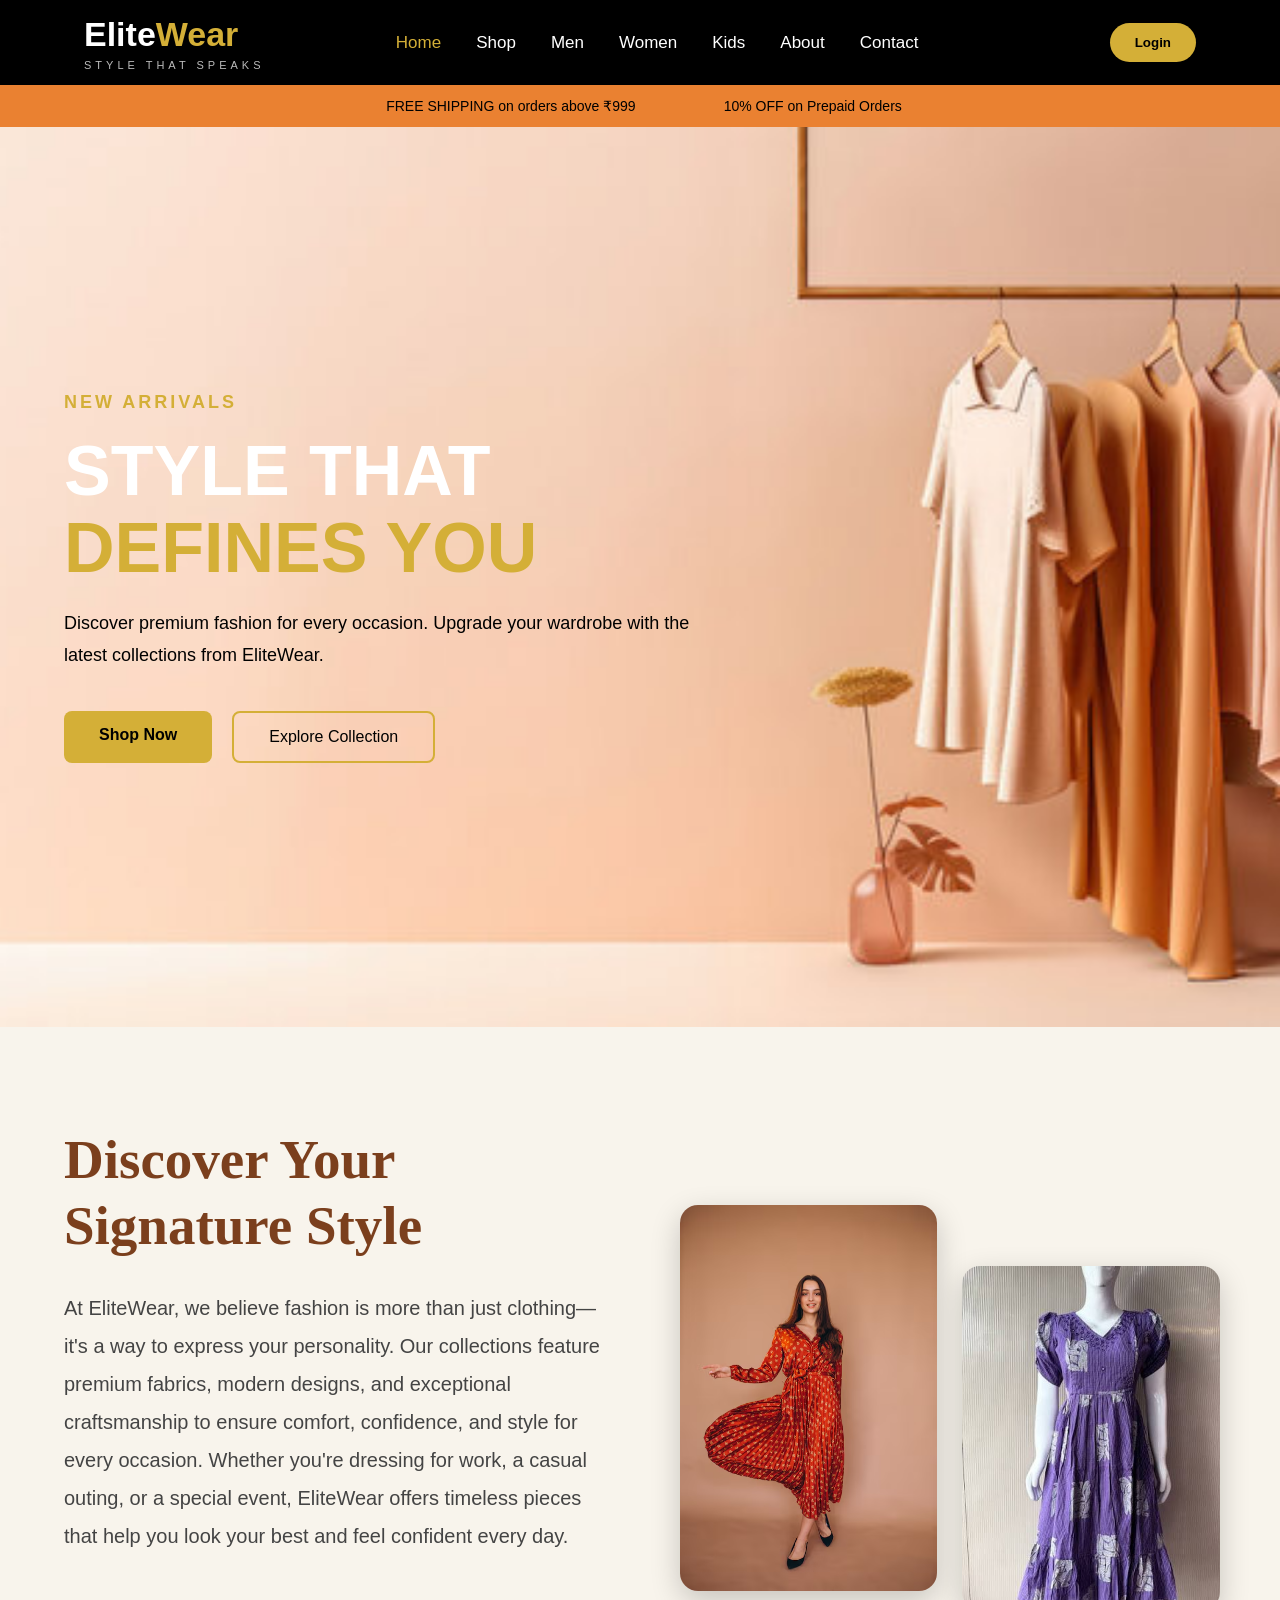
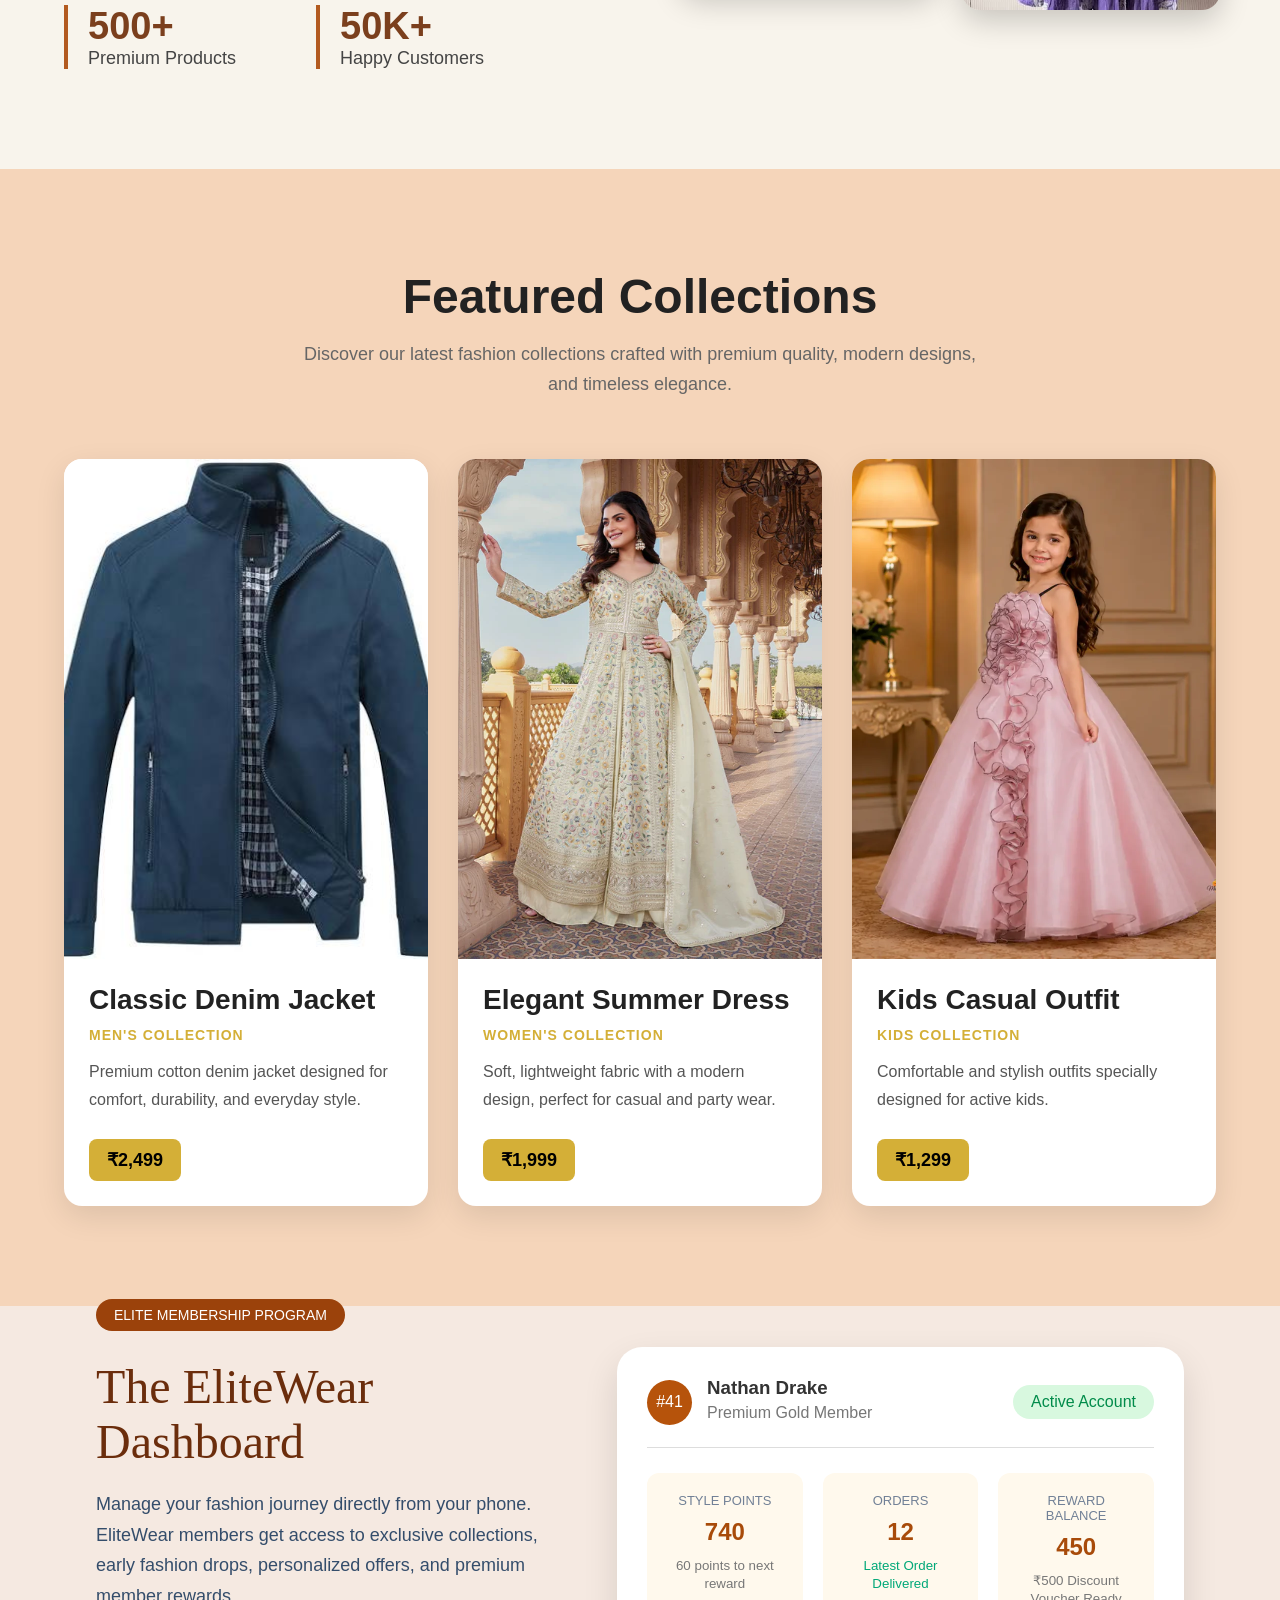
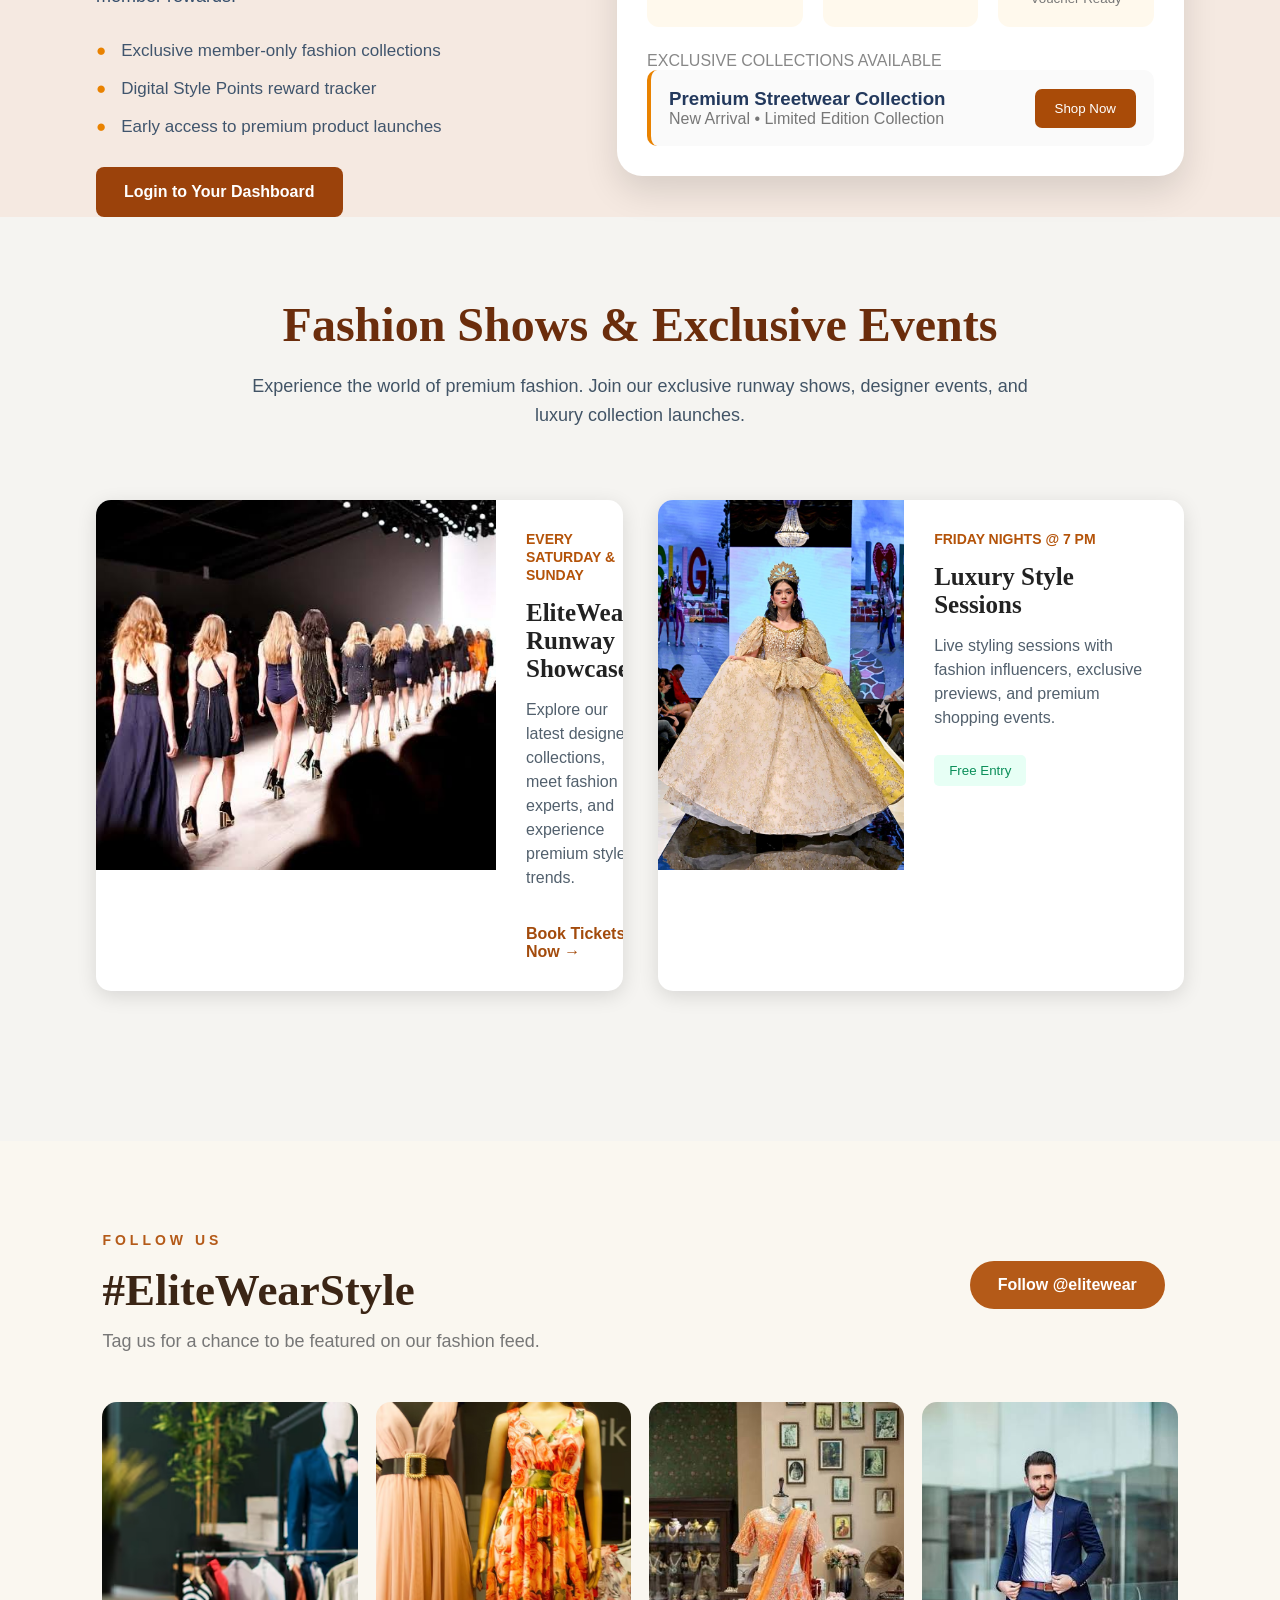
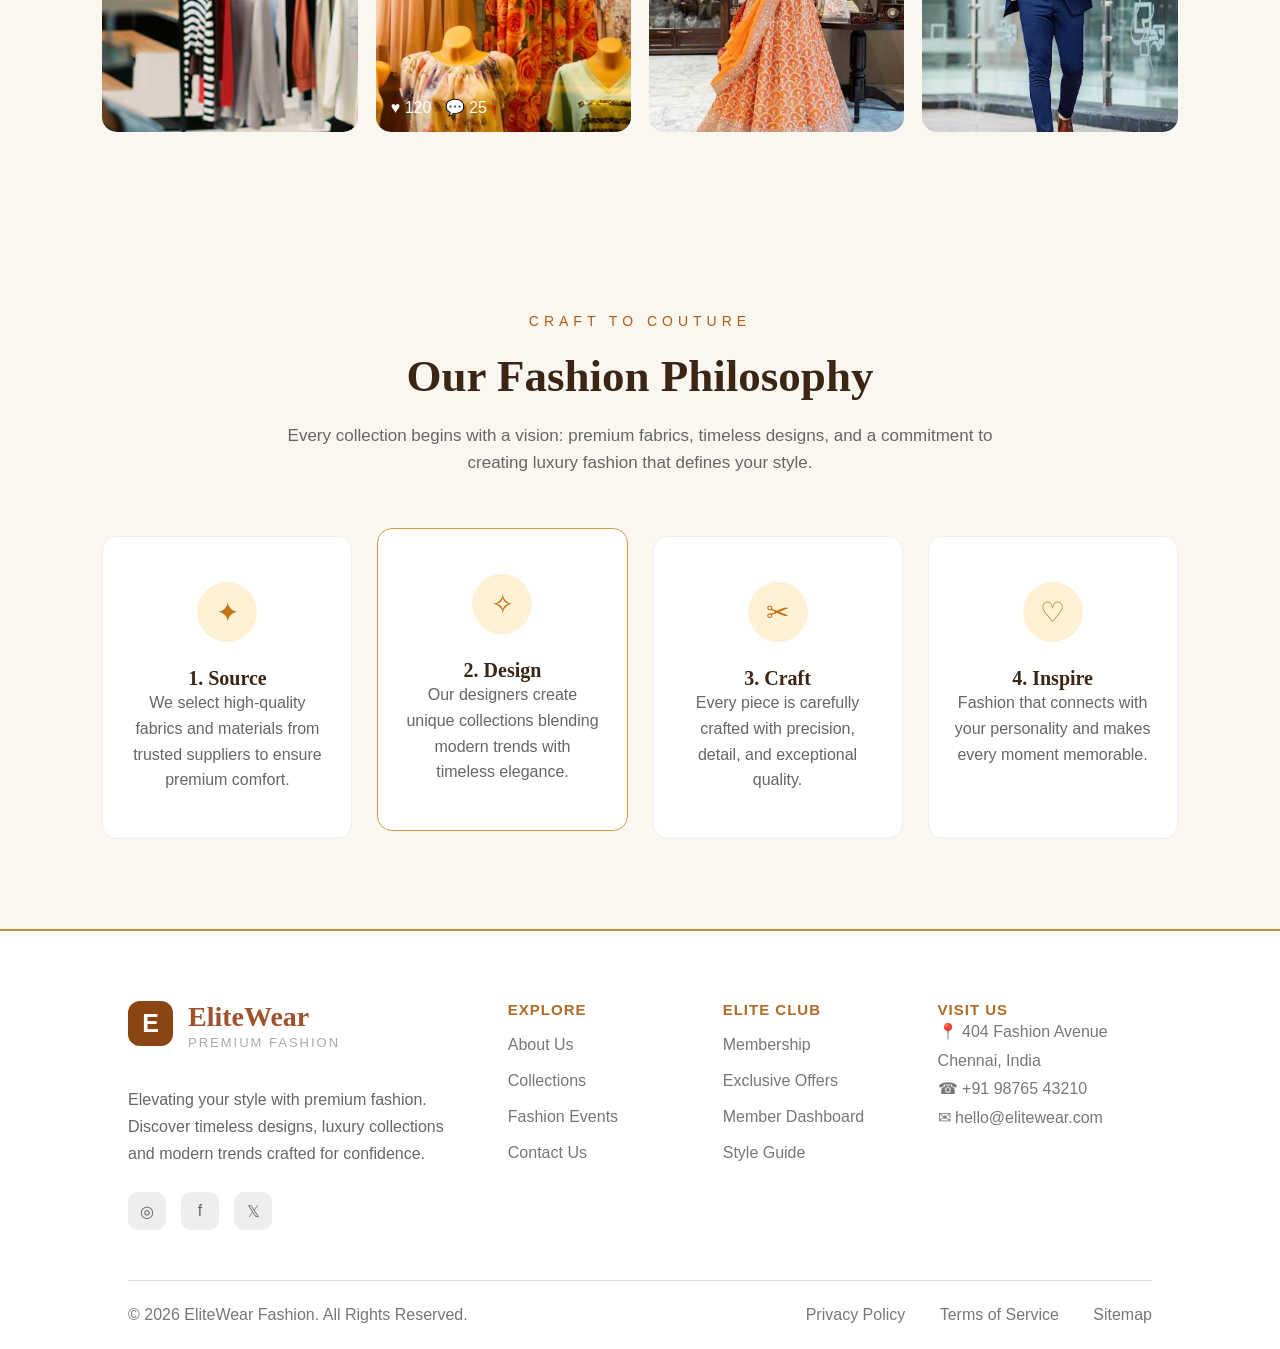
<file: index.html>
<!DOCTYPE html>
<html lang="en">

<head>
    <meta charset="UTF-8">
    <meta name="viewport" content="width=device-width, initial-scale=1.0">
    <title>EliteWear</title>

    <link rel="stylesheet" href="home.css">

</head>

<body>
    <header>
        <div class="container">

            <nav class="navbar">

                <div class="logo">
                    <h2>Elite<span>Wear</span></h2>
                    <p>STYLE THAT SPEAKS</p>
                </div>

                <button class="menu-btn" id="menu-btn">
                    ☰
                </button>

                <ul class="nav-links" id="nav-links">
                    <li><a href="index.html" class="active">Home</a></li>
                    <li><a href="shop.html">Shop</a></li>
                    <li><a href="men.html">Men</a></li>
                    <li><a href="women.html">Women</a></li>
                    <li><a href="kids.html">Kids</a></li>
                    <li><a href="about.html">About</a></li>
                    <li><a href="contact.html">Contact</a></li>
                </ul>

                <div class="nav-icons" id="nav-icons">
                    <i class="fa-solid fa-magnifying-glass"></i>
                    <i class="fa-regular fa-heart"></i>
                    <i class="fa-solid fa-cart-shopping"></i>
                    <button class="login-btn">Login</button>
                </div>

            </nav>
            <!-- 👇 Navbar-ku apram -->
            <div class="mobile-menu" id="mobile-menu">
                <a href="home.html">Home</a>
                <a href="shop.html">Shop</a>
                <a href="men.html">Men</a>
                <a href="women.html">Women</a>
                <a href="kids.html">Kids</a>
                <a href="about.html">About</a>
                <a href="contact.html">Contact</a>
                <a href="login.html">Login</a>
            </div>
        </div>
    </header>
    <!-- ================= TOP BAR ================= -->

    <div class="top-bar">

        <p>
            <i class="fa-solid fa-truck"></i>
            FREE SHIPPING on orders above ₹999
        </p>

        <p>
            <i class="fa-solid fa-tag"></i>
            10% OFF on Prepaid Orders
        </p>

    </div>

    <!-- ================= TOP BAR END ================= -->
    <!-- ================= HERO SECTION ================= -->

    <section class="hero">

        <div class="container">

            <div class="hero-content">

                <span class="sub-title">NEW ARRIVALS</span>

                <h1>
                    STYLE THAT <br>
                    <span>DEFINES YOU</span>
                </h1>

                <p>
                    Discover premium fashion for every occasion.
                    Upgrade your wardrobe with the latest collections from EliteWear.
                </p>

                <div class="hero-btns">

                    <a href="#" class="shop-btn">Shop Now</a>

                    <a href="#" class="collection-btn">
                        Explore Collection
                    </a>

                </div>

            </div>

        </div>

    </section>

    <!-- ================= HERO END ================= -->
    <section class="about">

        <div class="container about-container">

            <div class="about-content">

                <h2>
                    Discover Your <br>
                    Signature Style
                </h2>

                <p>
                    At EliteWear, we believe fashion is more than just clothing—it's a way to
                    express your personality. Our collections feature premium fabrics,
                    modern designs, and exceptional craftsmanship to ensure comfort,
                    confidence, and style for every occasion.

                    Whether you're dressing for work, a casual outing, or a special event,
                    EliteWear offers timeless pieces that help you look your best and
                    feel confident every day.
                </p>

                <div class="about-stats">
                    <div class="stat">
                        <h3>500+</h3>
                        <span>Premium Products</span>
                    </div>

                    <div class="stat">
                        <h3>50K+</h3>
                        <span>Happy Customers</span>
                    </div>

                </div>

            </div>

            <div class="about-images">

                <img src="image/home1.avif" class="img1">

                <img src="image/home2.jpg" class="img2">

            </div>

        </div>

    </section>
    <section class="products">

        <div class="container">

            <h2>Featured Collections</h2>

            <p>
                Discover our latest fashion collections crafted with premium quality,
                modern designs, and timeless elegance.
            </p>
            <div class="product-grid">
                <div class="product-card">

                    <img src="image/mensjac.jpg" alt="Men's Jacket">

                    <div class="product-content">

                        <h3>Classic Denim Jacket</h3>

                        <span class="category">MEN'S COLLECTION</span>

                        <p>
                            Premium cotton denim jacket designed for comfort,
                            durability, and everyday style.
                        </p>

                        <div class="price">
                            ₹2,499
                        </div>

                    </div>

                </div>
                <div class="product-card">

                    <img src="image/womens.webp" alt="Women's Dress">

                    <div class="product-content">

                        <h3>Elegant Summer Dress</h3>

                        <span class="category">WOMEN'S COLLECTION</span>

                        <p>
                            Soft, lightweight fabric with a modern design,
                            perfect for casual and party wear.
                        </p>

                        <div class="price">
                            ₹1,999
                        </div>

                    </div>

                </div>
                <div class="product-card">

                    <img src="image/kidsfas.webp" alt="Kids Fashion">

                    <div class="product-content">

                        <h3>Kids Casual Outfit</h3>

                        <span class="category">KIDS COLLECTION</span>

                        <p>
                            Comfortable and stylish outfits specially designed
                            for active kids.
                        </p>

                        <div class="price">
                            ₹1,299
                        </div>

                    </div>

                </div>
            </div>
    </section>
    <section class="elite-dashboard">

        <div class="dashboard-container">

            <div class="dashboard-content">

                <span class="badge">ELITE MEMBERSHIP PROGRAM</span>

                <h1>The EliteWear Dashboard</h1>

                <p>
                    Manage your fashion journey directly from your phone.
                    EliteWear members get access to exclusive collections,
                    early fashion drops, personalized offers, and premium
                    member rewards.
                </p>

                <ul>
                    <li>Exclusive member-only fashion collections</li>
                    <li>Digital Style Points reward tracker</li>
                    <li>Early access to premium product launches</li>
                </ul>

                <button>
                    Login to Your Dashboard
                </button>

            </div>


            <div class="dashboard-card">


                <div class="user-head">

                    <div class="profile">

                        <span>#41</span>

                        <div>
                            <h3>Nathan Drake</h3>
                            <p>Premium Gold Member</p>
                        </div>

                    </div>


                    <label>Active Account</label>

                </div>



                <div class="stats">


                    <div>

                        <p>STYLE POINTS</p>

                        <h2>740</h2>

                        <small>
                            60 points to next reward
                        </small>

                    </div>



                    <div>

                        <p>ORDERS</p>

                        <h2>12</h2>

                        <small class="green">
                            Latest Order Delivered
                        </small>

                    </div>



                    <div>

                        <p>REWARD BALANCE</p>

                        <h2>450</h2>

                        <small>
                            ₹500 Discount Voucher Ready
                        </small>

                    </div>


                </div>



                <h4>
                    EXCLUSIVE COLLECTIONS AVAILABLE
                </h4>



                <div class="release">


                    <div>

                        <h3>
                            Premium Streetwear Collection
                        </h3>

                        <p>
                            New Arrival • Limited Edition Collection
                        </p>

                    </div>



                    <button>
                        Shop Now
                    </button>


                </div>


            </div>


        </div>
    </section>
    <section class="elite-events">

        <div class="events-header">

            <h1>Fashion Shows & Exclusive Events</h1>

            <p>
                Experience the world of premium fashion.
                Join our exclusive runway shows, designer events,
                and luxury collection launches.
            </p>

        </div>



        <div class="events-container">


            <div class="event-card">


                <img src="image/fashionshow.jpg" alt="Fashion Show">


                <div class="event-content">

                    <span>
                        EVERY SATURDAY & SUNDAY
                    </span>

                    <h2>
                        EliteWear Runway Showcase
                    </h2>


                    <p>
                        Explore our latest designer collections,
                        meet fashion experts, and experience
                        premium style trends.
                    </p>


                    <a href="#">
                        Book Tickets Now →
                    </a>


                </div>


            </div>




            <div class="event-card">


                <img src="image/fashion-event.jpg" alt="Fashion Event">


                <div class="event-content">


                    <span>
                        FRIDAY NIGHTS @ 7 PM
                    </span>


                    <h2>
                        Luxury Style Sessions
                    </h2>


                    <p>
                        Live styling sessions with fashion influencers,
                        exclusive previews, and premium shopping events.
                    </p>


                    <button>
                        Free Entry
                    </button>


                </div>


            </div>


        </div>


    </section>
    <section class="elite-gallery">

        <div class="gallery-header">

            <span>FOLLOW US</span>

            <h1>#EliteWearStyle</h1>

            <p>
                Tag us for a chance to be featured on our fashion feed.
            </p>

        </div>


        <button class="follow-btn">
            <i class="fa-brands fa-instagram"></i>
            Follow @elitewear
        </button>


        <div class="gallery-container">

            <div class="gallery-card">
                <img src="image/insta1.avif">
            </div>


            <div class="gallery-card">
                <img src="image/insta2.avif">

                <div class="overlay">
                    ♥ 120 &nbsp; 💬 25
                </div>
            </div>


            <div class="gallery-card">
                <img src="image/insta3.jpg">
            </div>


            <div class="gallery-card">
                <img src="image/insta4.jpg">
            </div>

        </div>

    </section>
    <section class="elite-philosophy">

        <div class="philosophy-header">

            <span>CRAFT TO COUTURE</span>

            <h1>Our Fashion Philosophy</h1>

            <p>
                Every collection begins with a vision: premium fabrics,
                timeless designs, and a commitment to creating luxury fashion
                that defines your style.
            </p>

        </div>


        <div class="philosophy-container">


            <div class="philosophy-card">

                <div class="icon">
                    ✦
                </div>

                <h3>1. Source</h3>

                <p>
                    We select high-quality fabrics and materials
                    from trusted suppliers to ensure premium comfort.
                </p>

            </div>



            <div class="philosophy-card active">

                <div class="icon">
                    ✧
                </div>

                <h3>2. Design</h3>

                <p>
                    Our designers create unique collections
                    blending modern trends with timeless elegance.
                </p>

            </div>




            <div class="philosophy-card">

                <div class="icon">
                    ✂
                </div>

                <h3>3. Craft</h3>

                <p>
                    Every piece is carefully crafted with
                    precision, detail, and exceptional quality.
                </p>

            </div>




            <div class="philosophy-card">

                <div class="icon">
                    ♡
                </div>

                <h3>4. Inspire</h3>

                <p>
                    Fashion that connects with your personality
                    and makes every moment memorable.
                </p>

            </div>


        </div>

    </section>
    <footer class="elite-footer">

        <div class="footer-container">

            <!-- Brand -->
            <div class="footer-brand">

                <div class="logo-box">
                    E
                </div>

                <div>
                    <h2>EliteWear</h2>
                    <span>PREMIUM FASHION</span>
                </div>

                <p>
                    Elevating your style with premium fashion.
                    Discover timeless designs, luxury collections
                    and modern trends crafted for confidence.
                </p>


                <div class="social-icons">
                    <i>◎</i>
                    <i>f</i>
                    <i>𝕏</i>
                </div>

            </div>



            <!-- Explore -->
            <div class="footer-links">

                <h3>EXPLORE</h3>

                <a>About Us</a>
                <a>Collections</a>
                <a>Fashion Events</a>
                <a>Contact Us</a>

            </div>



            <!-- Customer -->
            <div class="footer-links">

                <h3>ELITE CLUB</h3>

                <a>Membership</a>
                <a>Exclusive Offers</a>
                <a>Member Dashboard</a>
                <a>Style Guide</a>

            </div>



            <!-- Contact -->
            <div class="footer-contact">

                <h3>VISIT US</h3>

                <p>📍 404 Fashion Avenue<br>
                    Chennai, India</p>

                <p>☎ +91 98765 43210</p>

                <p>✉ hello@elitewear.com</p>

            </div>


        </div>



        <div class="footer-bottom">

            <p>
                © 2026 EliteWear Fashion. All Rights Reserved.
            </p>


            <div>
                <a>Privacy Policy</a>
                <a>Terms of Service</a>
                <a>Sitemap</a>
            </div>

        </div>


    </footer>
    <script>
        const menuBtn = document.getElementById("menu-btn");
        const mobileMenu = document.getElementById("mobile-menu");

        menuBtn.addEventListener("click", () => {
            mobileMenu.classList.toggle("show");
        });
    </script>
</body>

</html>
</file>
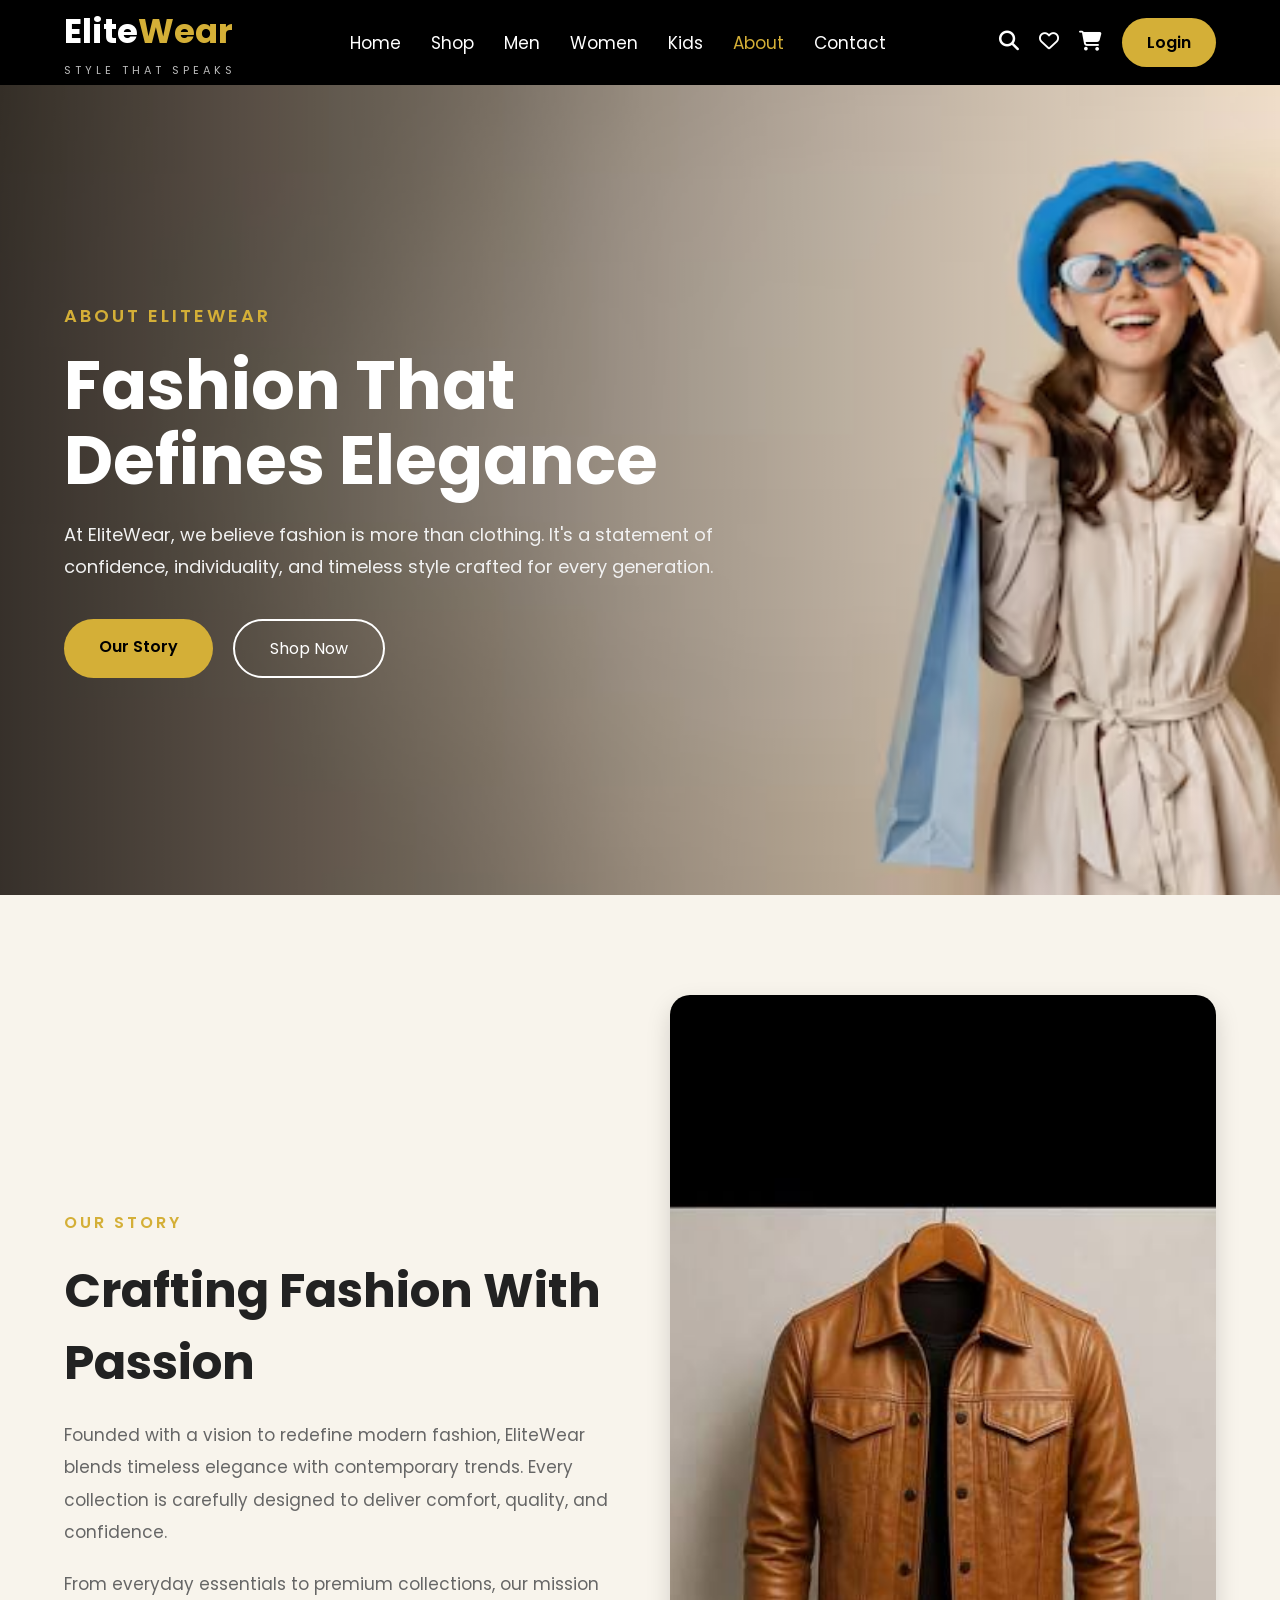
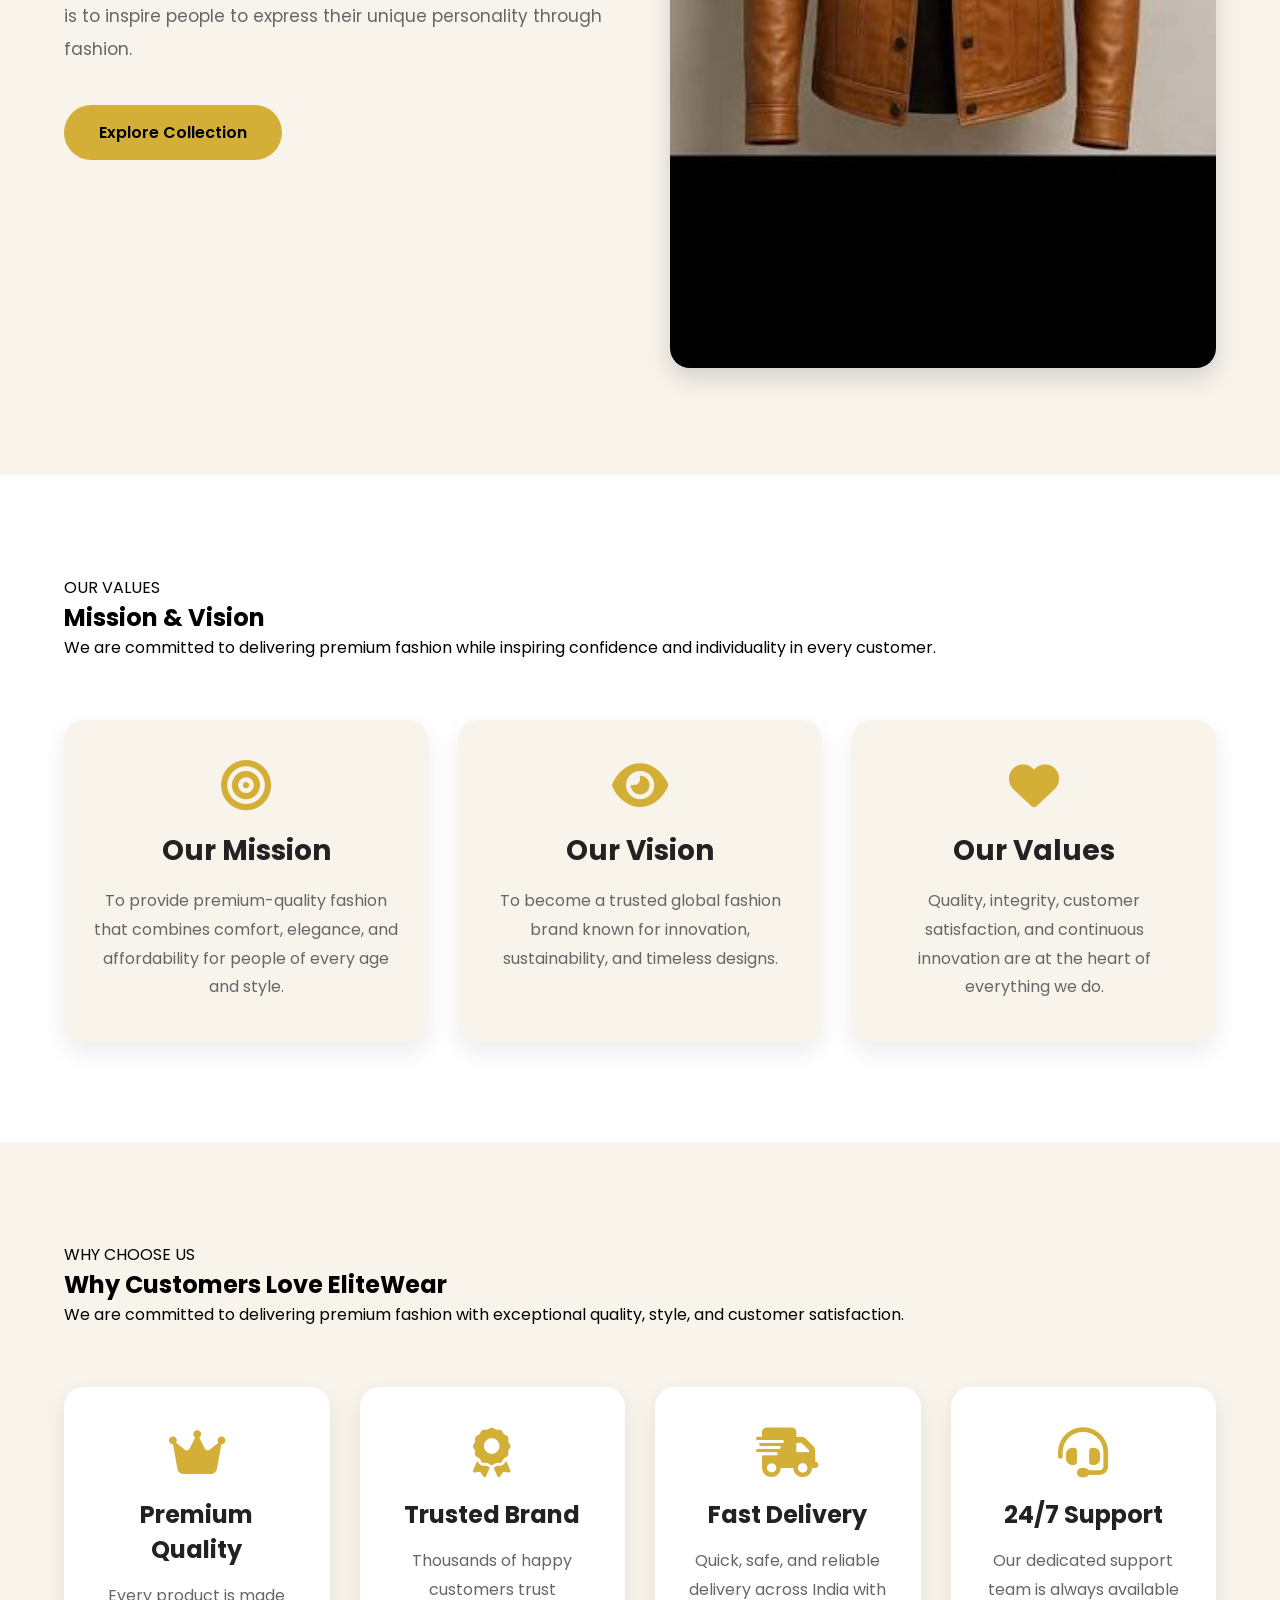
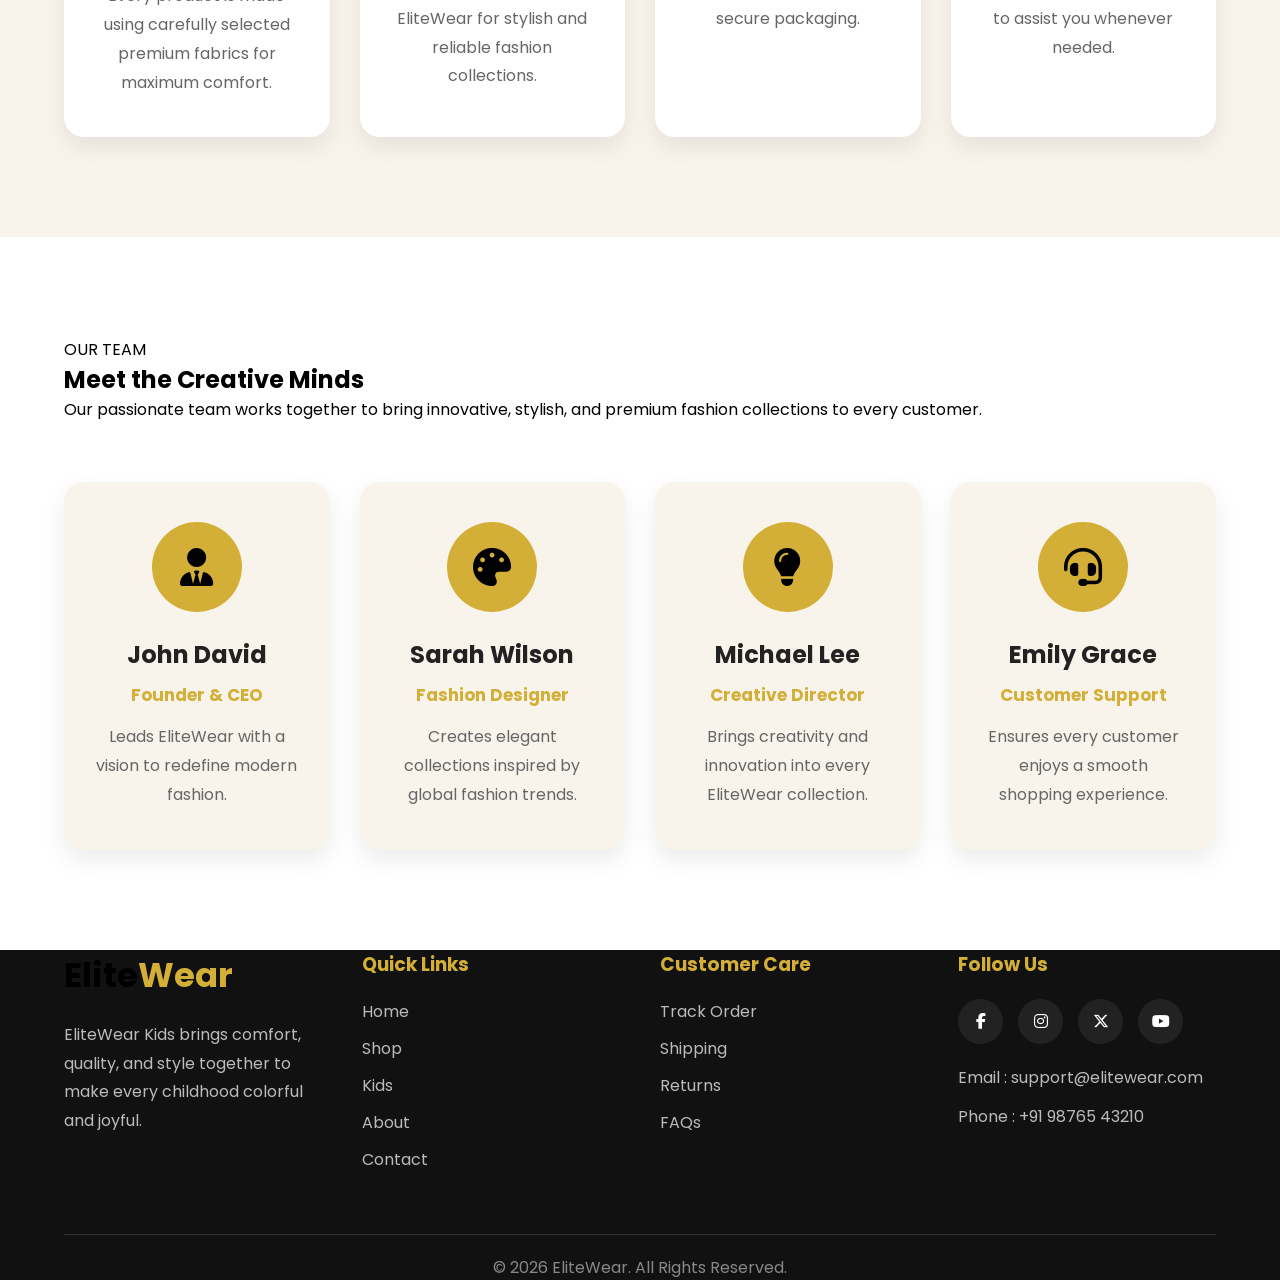
<file: about.html>
<!DOCTYPE html>
<html lang="en">

<head>

    <meta charset="UTF-8">

    <meta name="viewport" content="width=device-width, initial-scale=1.0">

    <title>EliteWear | About Us</title>

    <link rel="stylesheet" href="about.css">

    <!-- Google Font -->
    <link href="https://fonts.googleapis.com/css2?family=Poppins:wght@300;400;500;600;700&display=swap"
        rel="stylesheet">

    <!-- Font Awesome -->
    <link rel="stylesheet" href="https://cdnjs.cloudflare.com/ajax/libs/font-awesome/6.7.2/css/all.min.css">

</head>

<body>

    <!-- ================= HEADER ================= -->

    <header>

        <div class="container">

            <nav class="navbar">

                <!-- Logo -->

                <div class="logo">

                    <a href="home.html" class="logo-link">

                        <h2>Elite<span>Wear</span></h2>

                        <p>STYLE THAT SPEAKS</p>

                    </a>

                </div>

                <!-- Navigation -->

                <ul class="nav-links">

                    <li><a href="home.html">Home</a></li>

                    <li><a href="shop.html">Shop</a></li>

                    <li><a href="men.html">Men</a></li>

                    <li><a href="women.html">Women</a></li>

                    <li><a href="kids.html">Kids</a></li>

                    <li><a href="about.html" class="active">About</a></li>

                    <li><a href="contact.html">Contact</a></li>

                </ul>

                <!-- Icons -->

                <div class="nav-icons">

                    <a href="#">
                        <i class="fa-solid fa-magnifying-glass"></i>
                    </a>

                    <a href="#">
                        <i class="fa-regular fa-heart"></i>
                    </a>

                    <a href="#">
                        <i class="fa-solid fa-cart-shopping"></i>
                    </a>

                    <a href="login.html" class="login-btn">
                        Login
                    </a>

                </div>
                <button class="menu-btn" onclick="toggleMenu()">
                    <i class="fa-solid fa-bars"></i>
                </button>

            </nav>

        </div>
        <!-- Mobile Menu -->

<div class="mobile-menu" id="mobileMenu">

    <a href="index.html">Home</a>
    <a href="shop.html">Shop</a>
    <a href="men.html">Men</a>
    <a href="women.html">Women</a>
    <a href="kids.html">Kids</a>
    <a href="about.html">About</a>
    <a href="contact.html">Contact</a>
    <a href="login.html">Login</a>

</div>

    </header>
    <!-- ================= ABOUT HERO SECTION ================= -->

    <section class="about-hero">

        <div class="hero-overlay"></div>

        <div class="container">

            <div class="hero-content">

                <span>ABOUT ELITEWEAR</span>

                <h1>
                    Fashion That <br>
                    Defines Elegance
                </h1>

                <p>
                    At EliteWear, we believe fashion is more than clothing.
                    It's a statement of confidence, individuality, and timeless
                    style crafted for every generation.
                </p>

                <div class="hero-buttons">

                    <a href="#our-story" class="shop-btn">
                        Our Story
                    </a>

                    <a href="shop.html" class="explore-btn">
                        Shop Now
                    </a>

                </div>

            </div>

        </div>

    </section>
    <!-- ================= OUR STORY ================= -->

    <section class="our-story" id="our-story">

        <div class="container">

            <div class="story-content">

                <div class="story-text">

                    <span>OUR STORY</span>

                    <h2>Crafting Fashion With Passion</h2>

                    <p>
                        Founded with a vision to redefine modern fashion,
                        EliteWear blends timeless elegance with contemporary
                        trends. Every collection is carefully designed to
                        deliver comfort, quality, and confidence.
                    </p>

                    <p>
                        From everyday essentials to premium collections,
                        our mission is to inspire people to express their
                        unique personality through fashion.
                    </p>

                    <a href="shop.html" class="story-btn">
                        Explore Collection
                    </a>

                </div>

                <div class="story-image">

                    <img src="image/about-ourstory.jpg" alt="Our Story">

                </div>

            </div>

        </div>

    </section>
    <!-- ================= MISSION & VISION ================= -->

    <section class="mission-vision">

        <div class="container">

            <div class="section-title">

                <span>OUR VALUES</span>

                <h2>Mission & Vision</h2>

                <p>
                    We are committed to delivering premium fashion while
                    inspiring confidence and individuality in every customer.
                </p>

            </div>

            <div class="mission-grid">

                <div class="mission-card">

                    <i class="fa-solid fa-bullseye"></i>

                    <h3>Our Mission</h3>

                    <p>
                        To provide premium-quality fashion that combines
                        comfort, elegance, and affordability for people of
                        every age and style.
                    </p>

                </div>

                <div class="mission-card">

                    <i class="fa-solid fa-eye"></i>

                    <h3>Our Vision</h3>

                    <p>
                        To become a trusted global fashion brand known for
                        innovation, sustainability, and timeless designs.
                    </p>

                </div>

                <div class="mission-card">

                    <i class="fa-solid fa-heart"></i>

                    <h3>Our Values</h3>

                    <p>
                        Quality, integrity, customer satisfaction, and
                        continuous innovation are at the heart of everything
                        we do.
                    </p>

                </div>

            </div>

        </div>

    </section>
    <!-- ================= WHY CHOOSE ELITEWEAR ================= -->

    <section class="why-elitewear">

        <div class="container">

            <div class="section-title">

                <span>WHY CHOOSE US</span>

                <h2>Why Customers Love EliteWear</h2>

                <p>
                    We are committed to delivering premium fashion with
                    exceptional quality, style, and customer satisfaction.
                </p>

            </div>

            <div class="features-grid">

                <div class="feature-card">

                    <i class="fa-solid fa-crown"></i>

                    <h3>Premium Quality</h3>

                    <p>
                        Every product is made using carefully selected
                        premium fabrics for maximum comfort.
                    </p>

                </div>

                <div class="feature-card">

                    <i class="fa-solid fa-award"></i>

                    <h3>Trusted Brand</h3>

                    <p>
                        Thousands of happy customers trust EliteWear for
                        stylish and reliable fashion collections.
                    </p>

                </div>

                <div class="feature-card">

                    <i class="fa-solid fa-truck-fast"></i>

                    <h3>Fast Delivery</h3>

                    <p>
                        Quick, safe, and reliable delivery across India
                        with secure packaging.
                    </p>

                </div>

                <div class="feature-card">

                    <i class="fa-solid fa-headset"></i>

                    <h3>24/7 Support</h3>

                    <p>
                        Our dedicated support team is always available
                        to assist you whenever needed.
                    </p>

                </div>

            </div>

        </div>

    </section>
    <!-- ================= MEET OUR TEAM ================= -->

    <section class="our-team">

        <div class="container">

            <div class="section-title">

                <span>OUR TEAM</span>

                <h2>Meet the Creative Minds</h2>

                <p>
                    Our passionate team works together to bring innovative,
                    stylish, and premium fashion collections to every customer.
                </p>

            </div>

            <div class="team-grid">

                <div class="team-card">

                    <div class="team-icon">
                        <i class="fa-solid fa-user-tie"></i>
                    </div>

                    <h3>John David</h3>

                    <h4>Founder & CEO</h4>

                    <p>
                        Leads EliteWear with a vision to redefine modern fashion.
                    </p>

                </div>

                <div class="team-card">

                    <div class="team-icon">
                        <i class="fa-solid fa-palette"></i>
                    </div>

                    <h3>Sarah Wilson</h3>

                    <h4>Fashion Designer</h4>

                    <p>
                        Creates elegant collections inspired by global fashion trends.
                    </p>

                </div>

                <div class="team-card">

                    <div class="team-icon">
                        <i class="fa-solid fa-lightbulb"></i>
                    </div>

                    <h3>Michael Lee</h3>

                    <h4>Creative Director</h4>

                    <p>
                        Brings creativity and innovation into every EliteWear collection.
                    </p>

                </div>

                <div class="team-card">

                    <div class="team-icon">
                        <i class="fa-solid fa-headset"></i>
                    </div>

                    <h3>Emily Grace</h3>

                    <h4>Customer Support</h4>

                    <p>
                        Ensures every customer enjoys a smooth shopping experience.
                    </p>

                </div>

            </div>

        </div>

    </section>
    <footer class="about-footer">

        <div class="container">

            <div class="footer-grid">

                <div class="footer-box">

                    <h2>Elite<span>Wear</span></h2>

                    <p>
                        EliteWear Kids brings comfort, quality, and style
                        together to make every childhood colorful and joyful.
                    </p>

                </div>

                <div class="footer-box">

                    <h3>Quick Links</h3>

                    <ul>
                        <li><a href="home.html">Home</a></li>
                        <li><a href="shop.html">Shop</a></li>
                        <li><a href="kids.html">Kids</a></li>
                        <li><a href="about.html">About</a></li>
                        <li><a href="contact.html">Contact</a></li>
                    </ul>

                </div>

                <div class="footer-box">

                    <h3>Customer Care</h3>

                    <ul>
                        <li><a href="#">Track Order</a></li>
                        <li><a href="#">Shipping</a></li>
                        <li><a href="#">Returns</a></li>
                        <li><a href="#">FAQs</a></li>
                    </ul>

                </div>

                <div class="footer-box">

                    <h3>Follow Us</h3>

                    <div class="social-icons">

                        <a href="#"><i class="fa-brands fa-facebook-f"></i></a>

                        <a href="#"><i class="fa-brands fa-instagram"></i></a>

                        <a href="#"><i class="fa-brands fa-x-twitter"></i></a>

                        <a href="#"><i class="fa-brands fa-youtube"></i></a>

                    </div>

                    <p>Email : support@elitewear.com</p>

                    <p>Phone : +91 98765 43210</p>

                </div>

            </div>

            <div class="footer-bottom">

                <p>© 2026 EliteWear. All Rights Reserved.</p>

            </div>

        </div>

    </footer>
    <script>
        function toggleMenu() {
            document.getElementById("mobileMenu").classList.toggle("show");
        }
    </script>

</body>
</file>
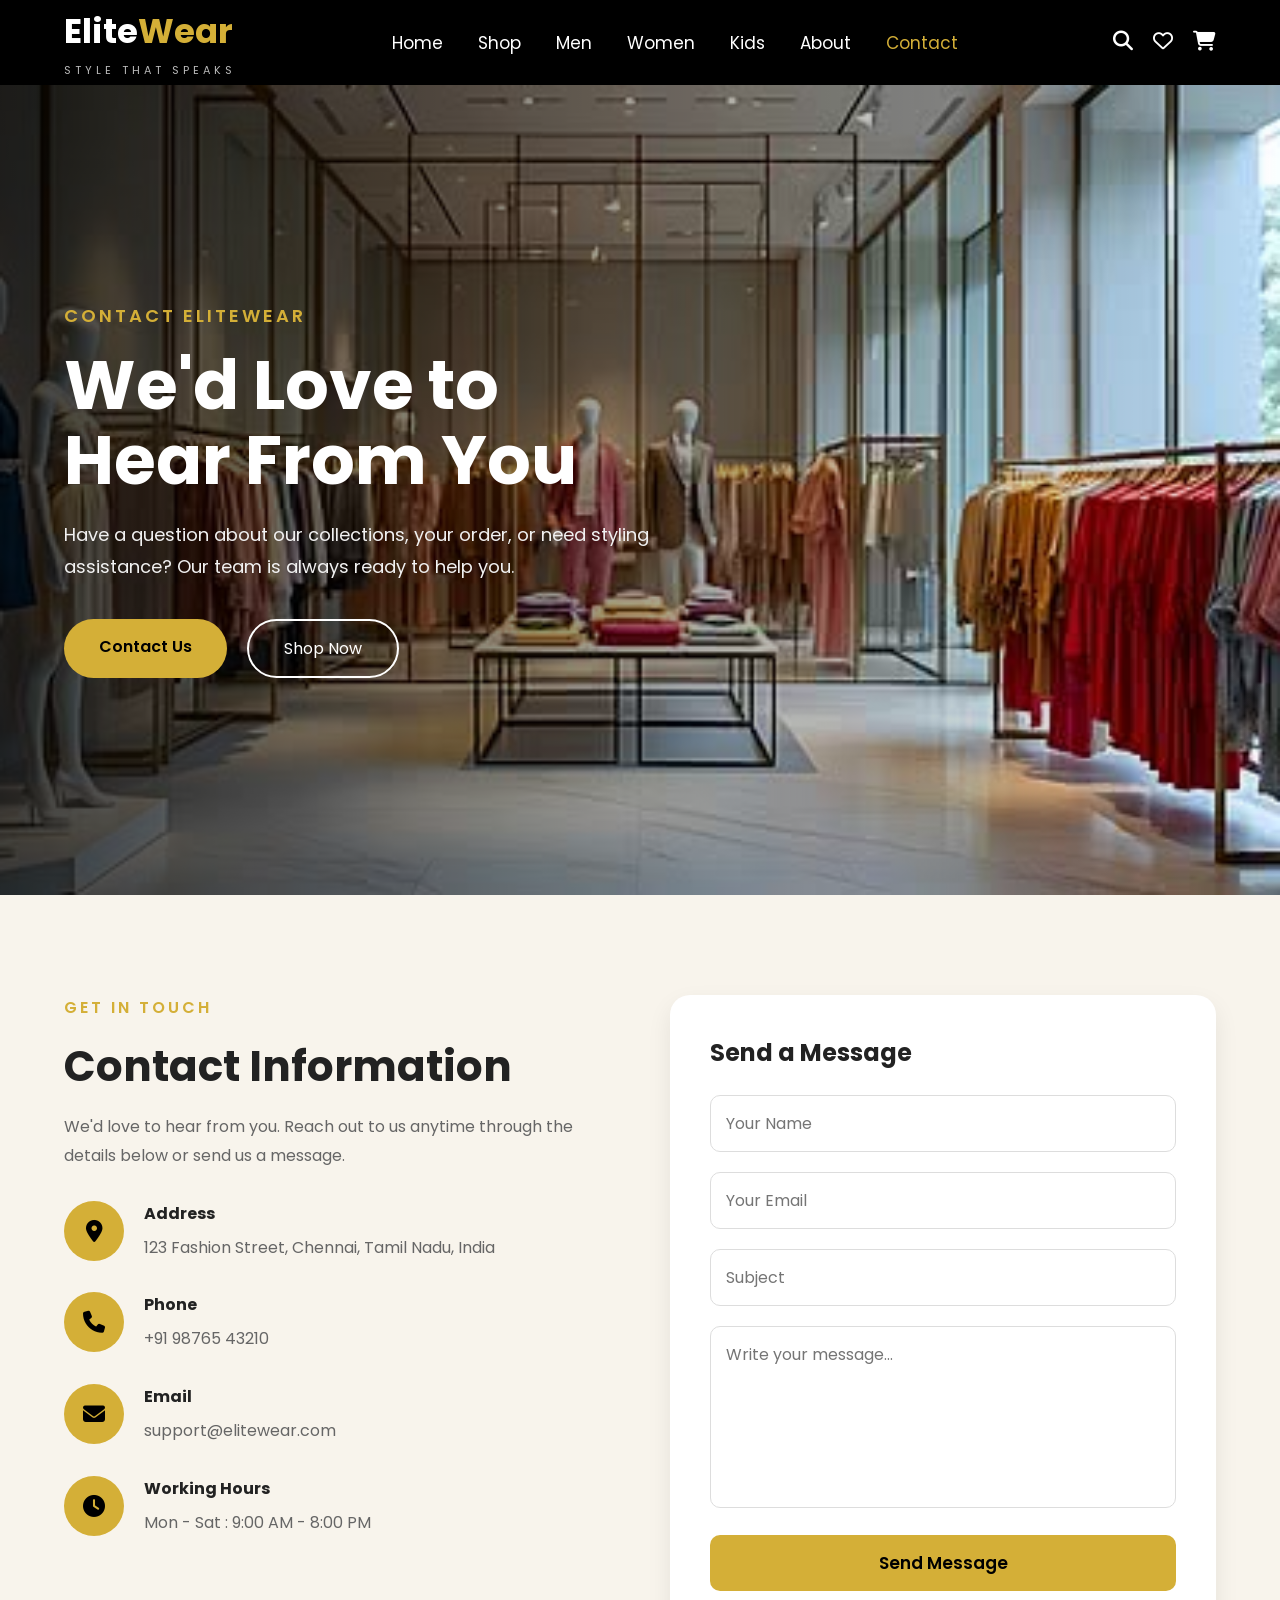
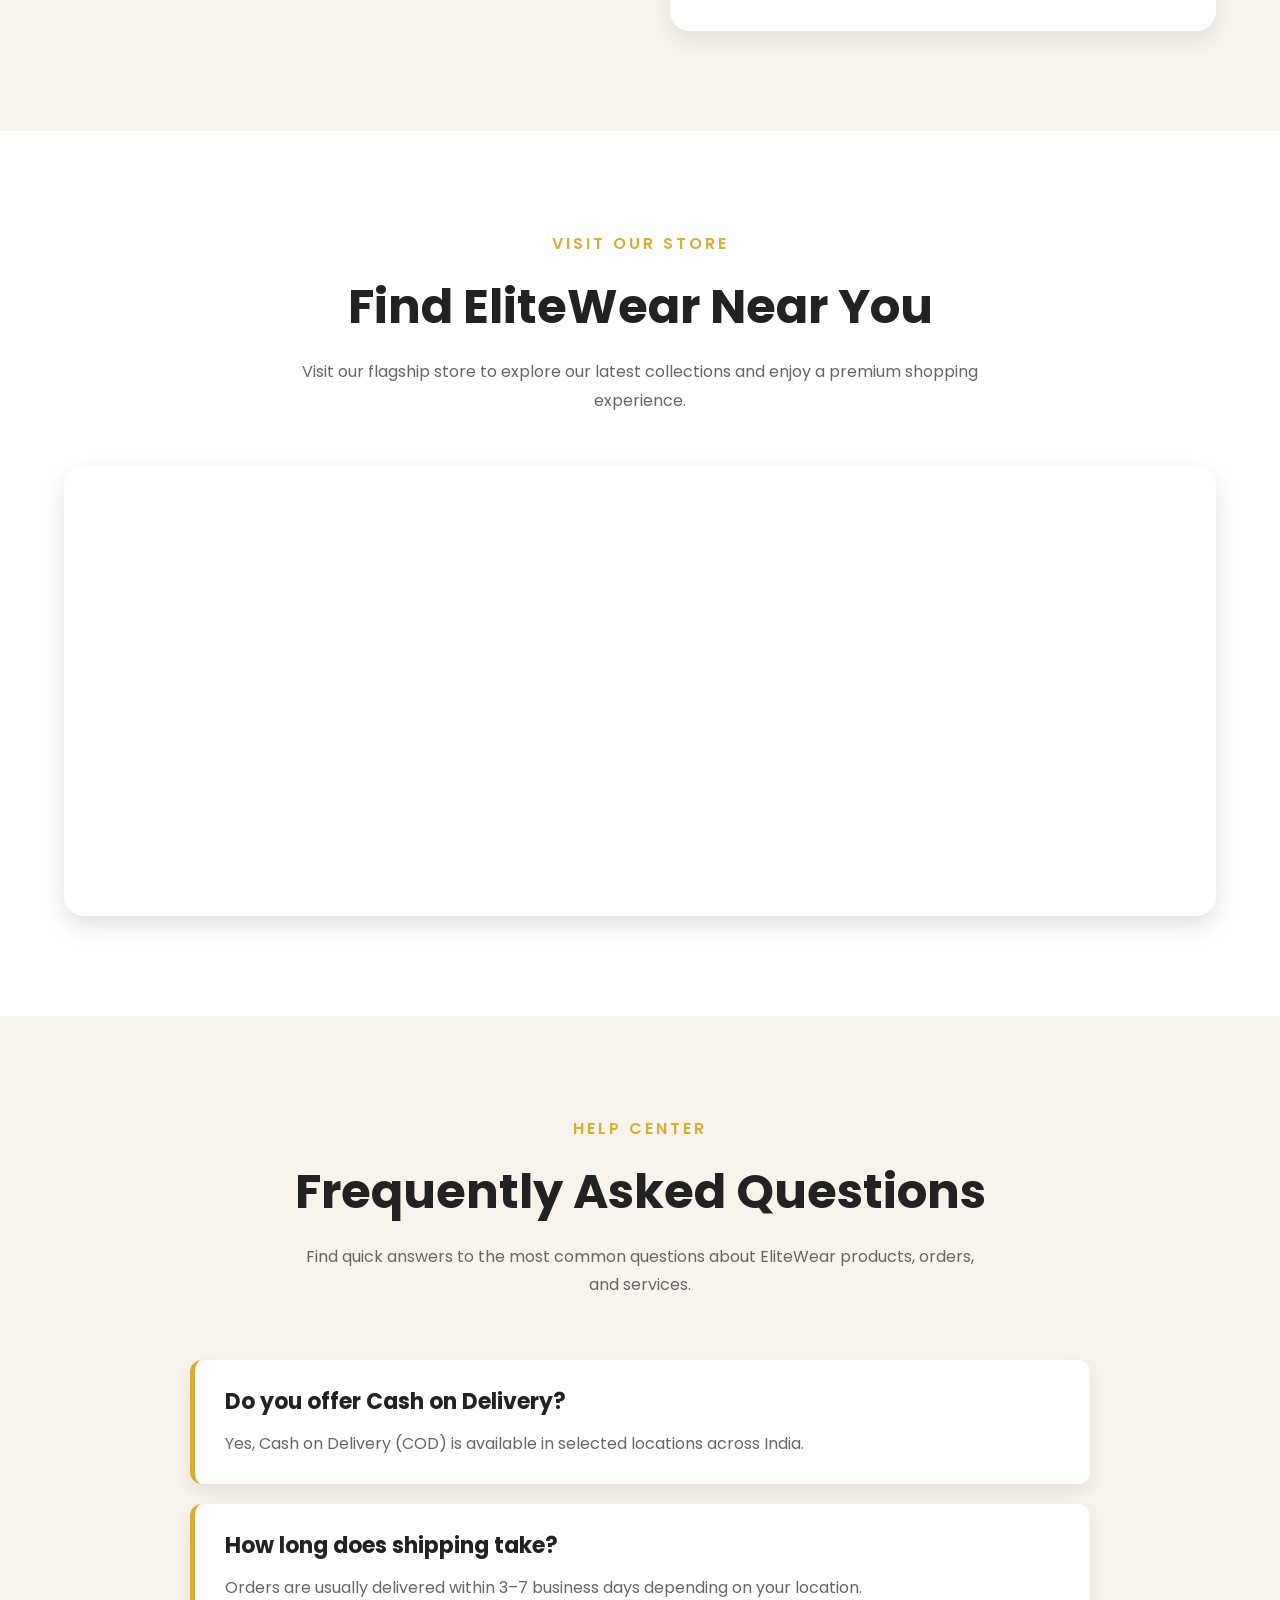
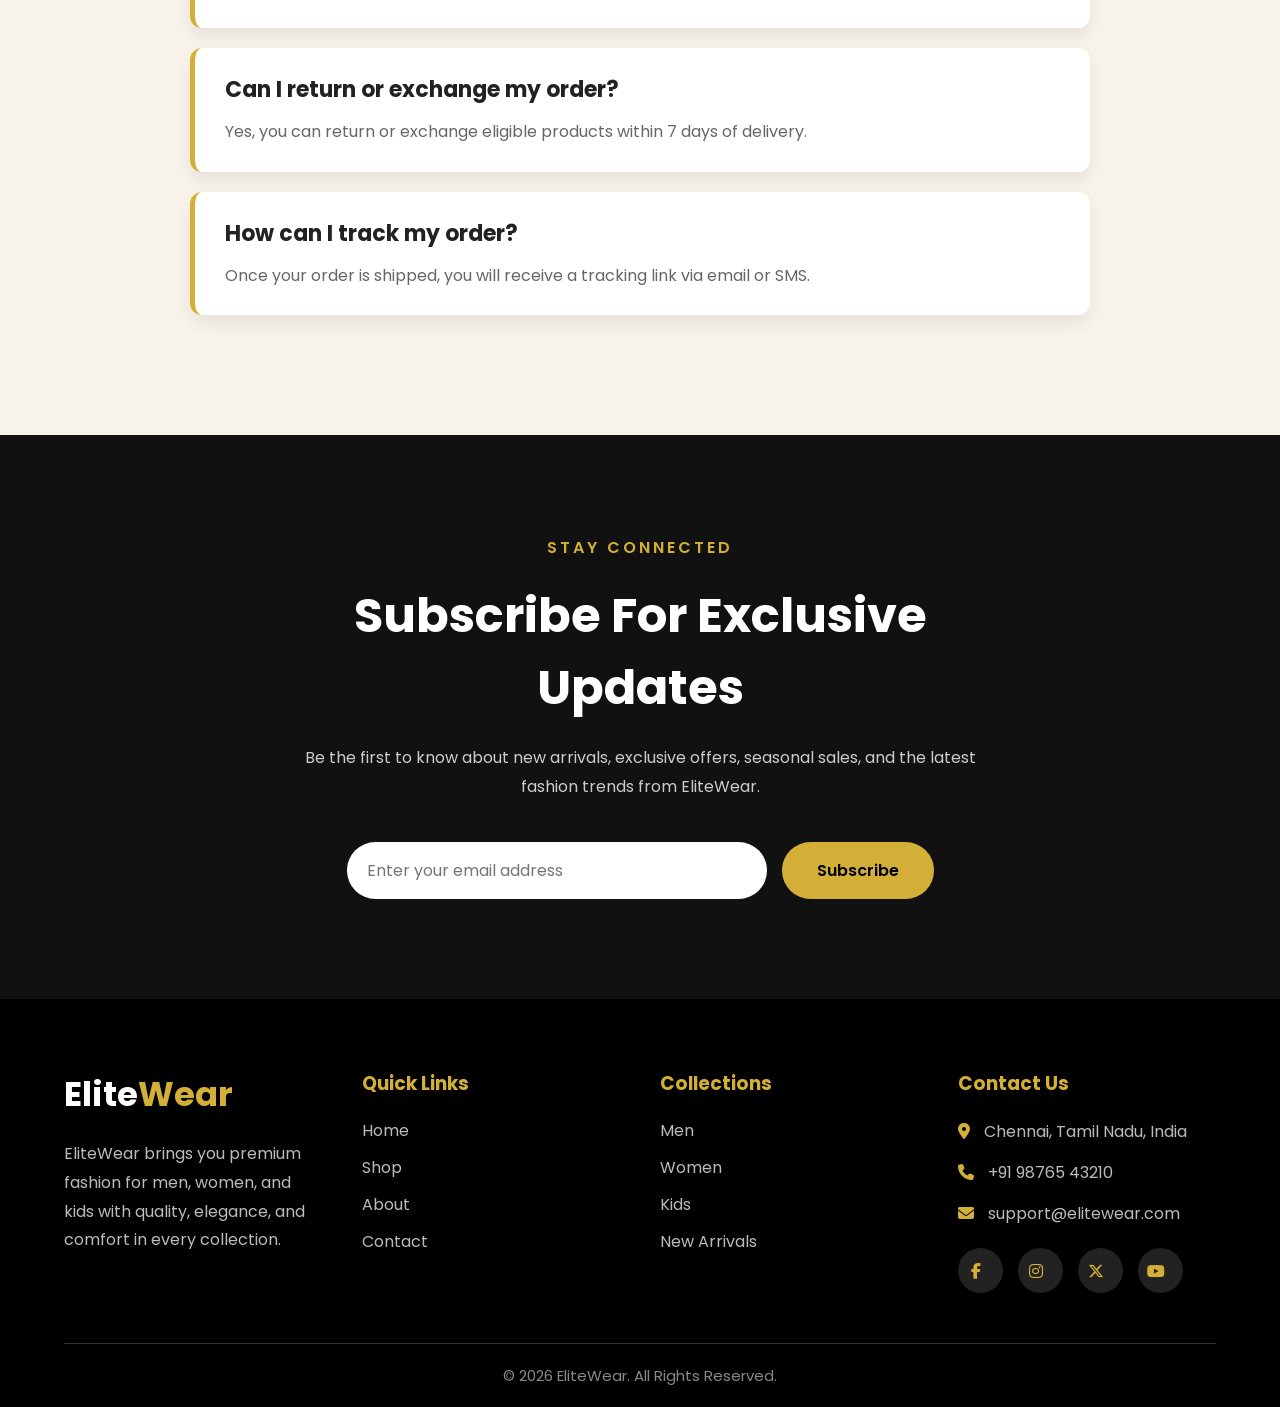
<file: contact.html>
<!DOCTYPE html>
<html lang="en">

<head>

    <meta charset="UTF-8">

    <meta name="viewport" content="width=device-width, initial-scale=1.0">

    <title>EliteWear | Contact</title>

    <link rel="stylesheet" href="contact.css">

    <!-- Google Fonts -->

    <link href="https://fonts.googleapis.com/css2?family=Poppins:wght@300;400;500;600;700&display=swap"
        rel="stylesheet">

    <!-- Font Awesome -->

    <link rel="stylesheet"
        href="https://cdnjs.cloudflare.com/ajax/libs/font-awesome/6.7.2/css/all.min.css">

</head>

<body>

    <!-- ================= HEADER ================= -->

    <header>

        <div class="container">

            <nav class="navbar">

                <!-- Logo -->

                <div class="logo">

                    <a href="home.html" class="logo-link">

                        <h2>Elite<span>Wear</span></h2>

                        <p>STYLE THAT SPEAKS</p>

                    </a>

                </div>

                <!-- Navigation -->

                <ul class="nav-links">

                    <li><a href="index.html">Home</a></li>

                    <li><a href="shop.html">Shop</a></li>

                    <li><a href="men.html">Men</a></li>

                    <li><a href="women.html">Women</a></li>

                    <li><a href="kids.html">Kids</a></li>

                    <li><a href="about.html">About</a></li>

                    <li><a href="contact.html" class="active">Contact</a></li>

                </ul>

                <!-- Icons -->

                <div class="nav-icons">

                    <a href="#">
                        <i class="fa-solid fa-magnifying-glass"></i>
                    </a>

                    <a href="#">
                        <i class="fa-regular fa-heart"></i>
                    </a>

                    <a href="#">
                        <i class="fa-solid fa-cart-shopping"></i>
                    </a>


                </div>
                  <button class="menu-btn" onclick="toggleMenu()">
                    <i class="fa-solid fa-bars"></i>
                </button>

            </nav>

        </div>
        <!-- Mobile Menu -->

<div class="mobile-menu" id="mobileMenu">

    <a href="home.html">Home</a>
    <a href="shop.html">Shop</a>
    <a href="men.html">Men</a>
    <a href="women.html">Women</a>
    <a href="kids.html">Kids</a>
    <a href="about.html">About</a>
    <a href="contact.html">Contact</a>
    <a href="login.html">Login</a>

</div>

    </header>
    <!-- ================= CONTACT HERO ================= -->

<section class="contact-hero">

    <div class="hero-overlay"></div>

    <div class="container">

        <div class="hero-content">

            <span>CONTACT ELITEWEAR</span>

            <h1>
                We'd Love to <br>
                Hear From You
            </h1>

            <p>
                Have a question about our collections, your order,
                or need styling assistance? Our team is always ready
                to help you.
            </p>

            <div class="hero-buttons">

                <a href="#contact-form" class="contact-btn">
                    Contact Us
                </a>

                <a href="shop.html" class="explore-btn">
                    Shop Now
                </a>

            </div>

        </div>

    </div>

</section>
<!-- ================= CONTACT SECTION ================= -->

<section class="contact-section" id="contact-form">

    <div class="container">

        <div class="contact-wrapper">

            <!-- Contact Details -->

            <div class="contact-info">

                <span>GET IN TOUCH</span>

                <h2>Contact Information</h2>

                <p>
                    We'd love to hear from you. Reach out to us anytime
                    through the details below or send us a message.
                </p>

                <div class="info-box">

                    <i class="fa-solid fa-location-dot"></i>

                    <div>
                        <h4>Address</h4>
                        <p>123 Fashion Street, Chennai, Tamil Nadu, India</p>
                    </div>

                </div>

                <div class="info-box">

                    <i class="fa-solid fa-phone"></i>

                    <div>
                        <h4>Phone</h4>
                        <p>+91 98765 43210</p>
                    </div>

                </div>

                <div class="info-box">

                    <i class="fa-solid fa-envelope"></i>

                    <div>
                        <h4>Email</h4>
                        <p>support@elitewear.com</p>
                    </div>

                </div>

                <div class="info-box">

                    <i class="fa-solid fa-clock"></i>

                    <div>
                        <h4>Working Hours</h4>
                        <p>Mon - Sat : 9:00 AM - 8:00 PM</p>
                    </div>

                </div>

            </div>

            <!-- Contact Form -->

            <div class="contact-form">

                <h2>Send a Message</h2>

                <form>

                    <input type="text" placeholder="Your Name" required>

                    <input type="email" placeholder="Your Email" required>

                    <input type="text" placeholder="Subject" required>

                    <textarea rows="6"
                        placeholder="Write your message..."
                        required></textarea>

                    <button type="submit">
                        Send Message
                    </button>

                </form>

            </div>

        </div>

    </div>

</section>
<!-- ================= STORE LOCATION ================= -->

<section class="store-location">

    <div class="container">

        <div class="section-title">

            <span>VISIT OUR STORE</span>

            <h2>Find EliteWear Near You</h2>

            <p>
                Visit our flagship store to explore our latest collections
                and enjoy a premium shopping experience.
            </p>

        </div>

        <div class="map-container">

            <iframe
                src="https://www.google.com/maps/embed?pb=!1m18!1m12!1m3!1d3888.814583019308!2d80.220978!3d12.927923!2m3!1f0!2f0!3f0!3m2!1i1024!2i768!4f13.1!3m3!1m2!1s0x3a52675d4d8c8b91%3A0x92d76d1b0bcb8c5!2sChennai!5e0!3m2!1sen!2sin!4v1710000000000"
                width="100%"
                height="450"
                style="border:0;"
                allowfullscreen=""
                loading="lazy">
            </iframe>

        </div>

    </div>

</section>
<!-- ================= FAQ SECTION ================= -->

<section class="faq-section">

    <div class="container">

        <div class="section-title">

            <span>HELP CENTER</span>

            <h2>Frequently Asked Questions</h2>

            <p>
                Find quick answers to the most common questions about
                EliteWear products, orders, and services.
            </p>

        </div>

        <div class="faq-container">

            <div class="faq-item">
                <h3>Do you offer Cash on Delivery?</h3>
                <p>Yes, Cash on Delivery (COD) is available in selected locations across India.</p>
            </div>

            <div class="faq-item">
                <h3>How long does shipping take?</h3>
                <p>Orders are usually delivered within 3–7 business days depending on your location.</p>
            </div>

            <div class="faq-item">
                <h3>Can I return or exchange my order?</h3>
                <p>Yes, you can return or exchange eligible products within 7 days of delivery.</p>
            </div>

            <div class="faq-item">
                <h3>How can I track my order?</h3>
                <p>Once your order is shipped, you will receive a tracking link via email or SMS.</p>
            </div>

        </div>

    </div>

</section>
<!-- ================= NEWSLETTER ================= -->

<section class="newsletter">

    <div class="container">

        <div class="newsletter-content">

            <span>STAY CONNECTED</span>

            <h2>Subscribe For Exclusive Updates</h2>

            <p>
                Be the first to know about new arrivals, exclusive offers,
                seasonal sales, and the latest fashion trends from EliteWear.
            </p>

            <form class="newsletter-form">

                <input type="email"
                    placeholder="Enter your email address"
                    required>

                <button type="submit">
                    Subscribe
                </button>

            </form>

        </div>

    </div>

</section>
<!-- ================= CONTACT FOOTER ================= -->

<footer class="contact-footer">

    <div class="container">

        <div class="footer-grid">

            <div class="footer-box">

                <h2>Elite<span>Wear</span></h2>

                <p>
                    EliteWear brings you premium fashion for men, women,
                    and kids with quality, elegance, and comfort in every
                    collection.
                </p>

            </div>

            <div class="footer-box">

                <h3>Quick Links</h3>

                <ul>

                    <li><a href="home.html">Home</a></li>

                    <li><a href="shop.html">Shop</a></li>

                    <li><a href="about.html">About</a></li>

                    <li><a href="contact.html">Contact</a></li>

                </ul>

            </div>

            <div class="footer-box">

                <h3>Collections</h3>

                <ul>

                    <li><a href="men.html">Men</a></li>

                    <li><a href="women.html">Women</a></li>

                    <li><a href="kids.html">Kids</a></li>

                    <li><a href="shop.html">New Arrivals</a></li>

                </ul>

            </div>

            <div class="footer-box">

                <h3>Contact Us</h3>

                <p>
                    <i class="fa-solid fa-location-dot"></i>
                    Chennai, Tamil Nadu, India
                </p>

                <p>
                    <i class="fa-solid fa-phone"></i>
                    +91 98765 43210
                </p>

                <p>
                    <i class="fa-solid fa-envelope"></i>
                    support@elitewear.com
                </p>

                <div class="social-icons">

                    <a href="#"><i class="fa-brands fa-facebook-f"></i></a>

                    <a href="#"><i class="fa-brands fa-instagram"></i></a>

                    <a href="#"><i class="fa-brands fa-x-twitter"></i></a>

                    <a href="#"><i class="fa-brands fa-youtube"></i></a>

                </div>

            </div>

        </div>

        <div class="footer-bottom">

            <p>
                © 2026 EliteWear. All Rights Reserved.
            </p>

        </div>

    </div>

</footer>
  <script>
        function toggleMenu() {
            document.getElementById("mobileMenu").classList.toggle("show");
        }
    </script>

</body>
</file>
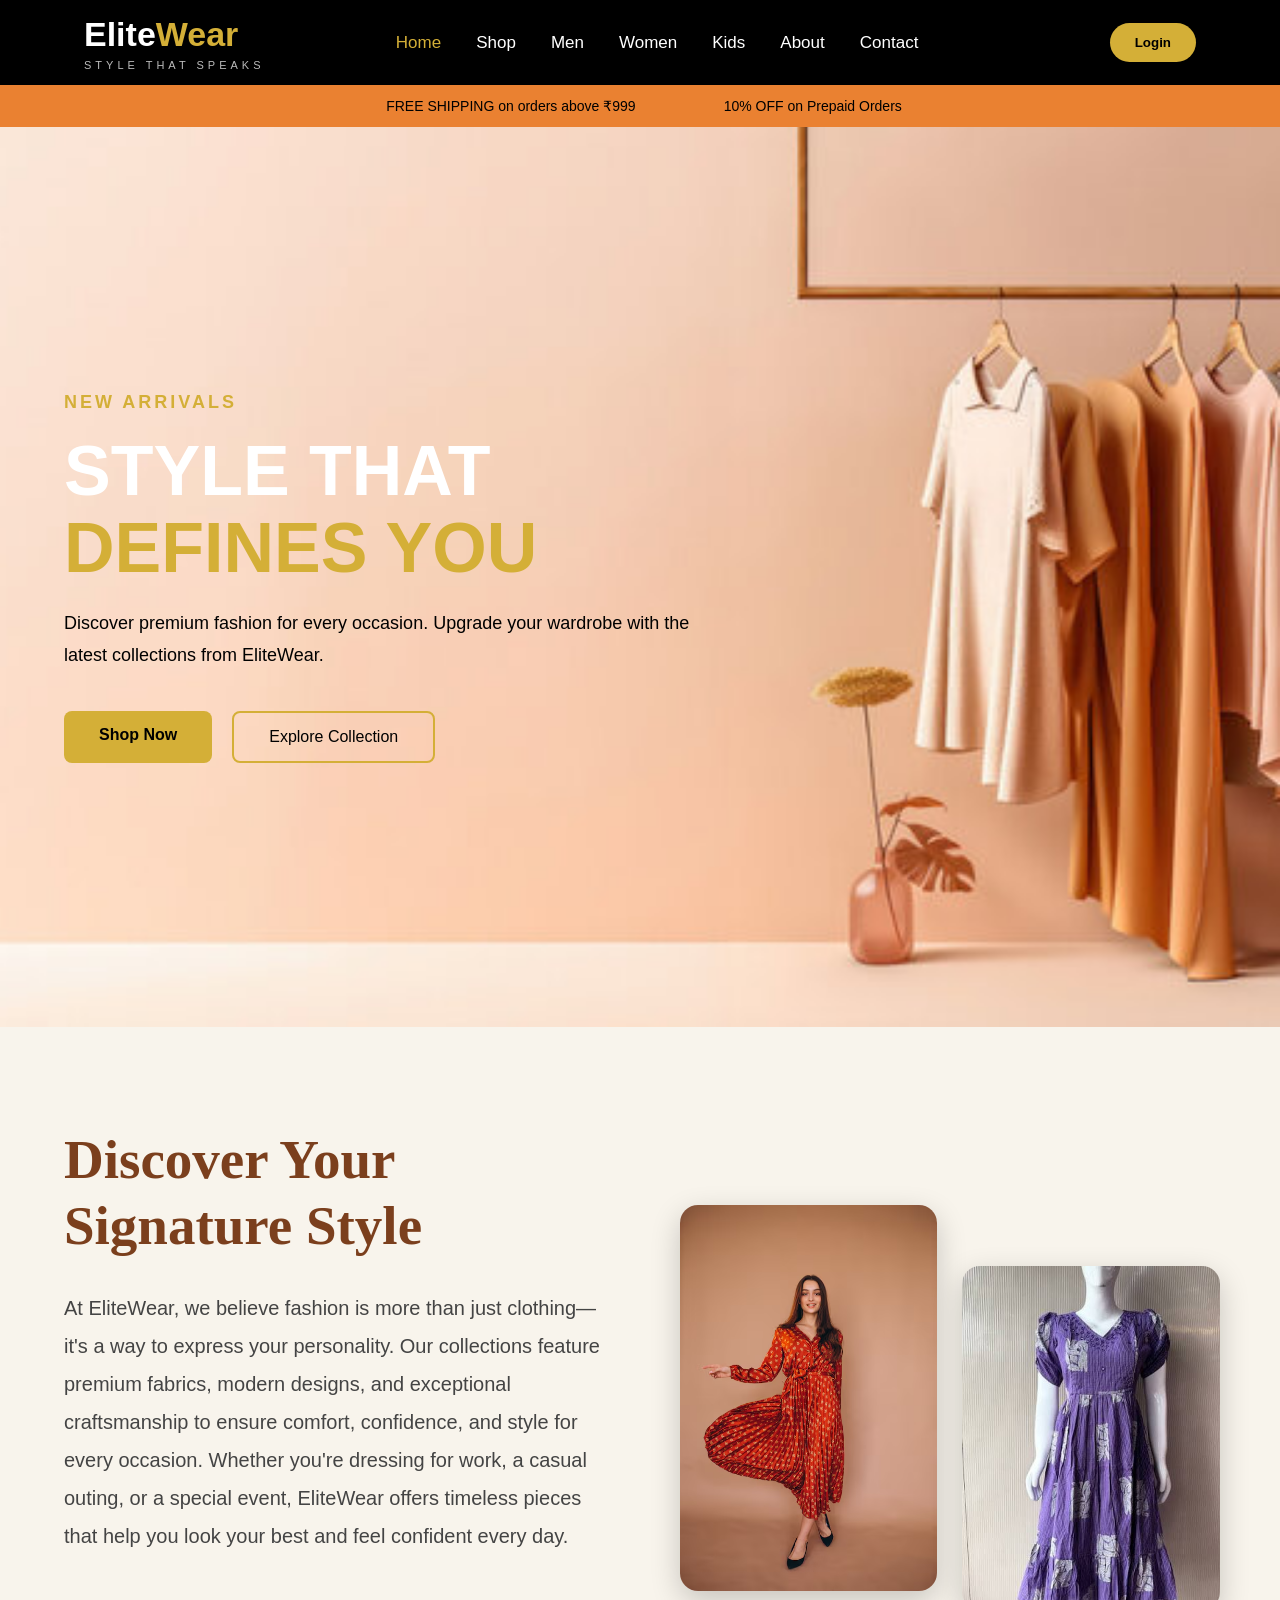
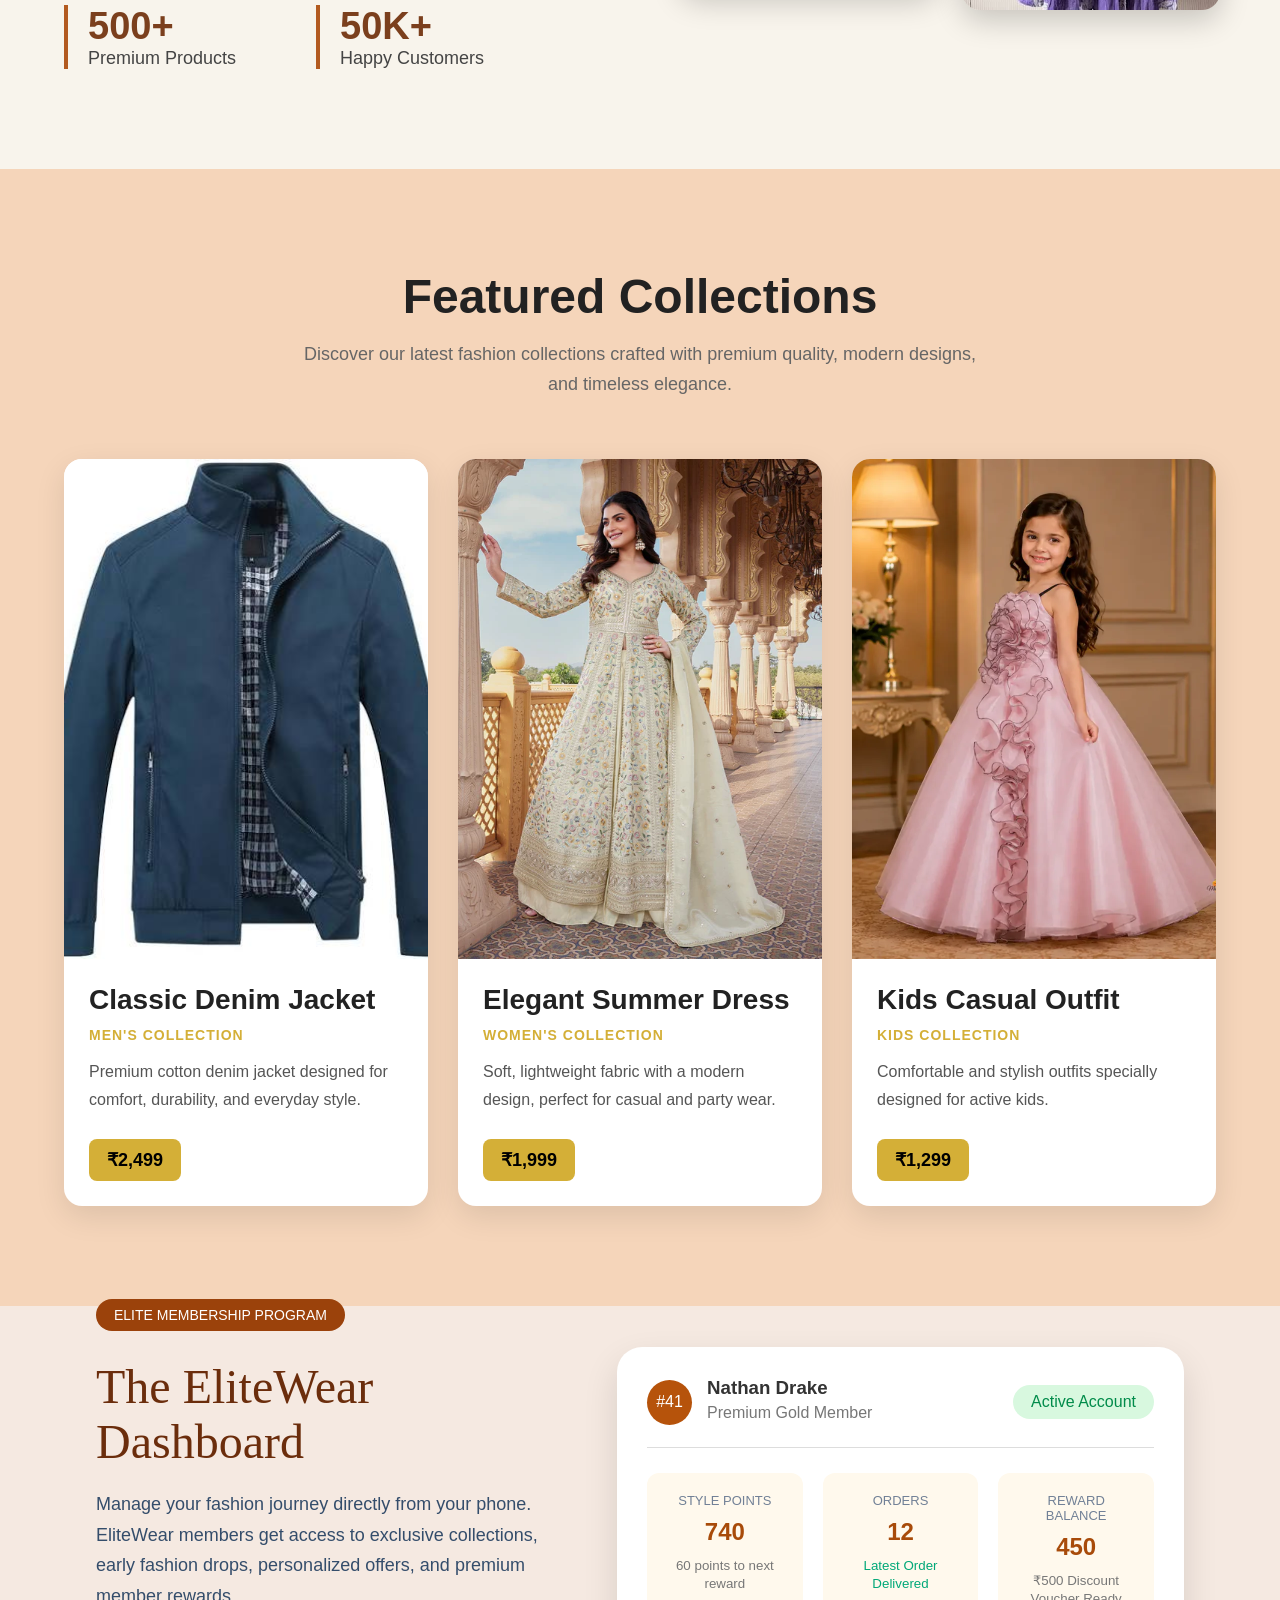
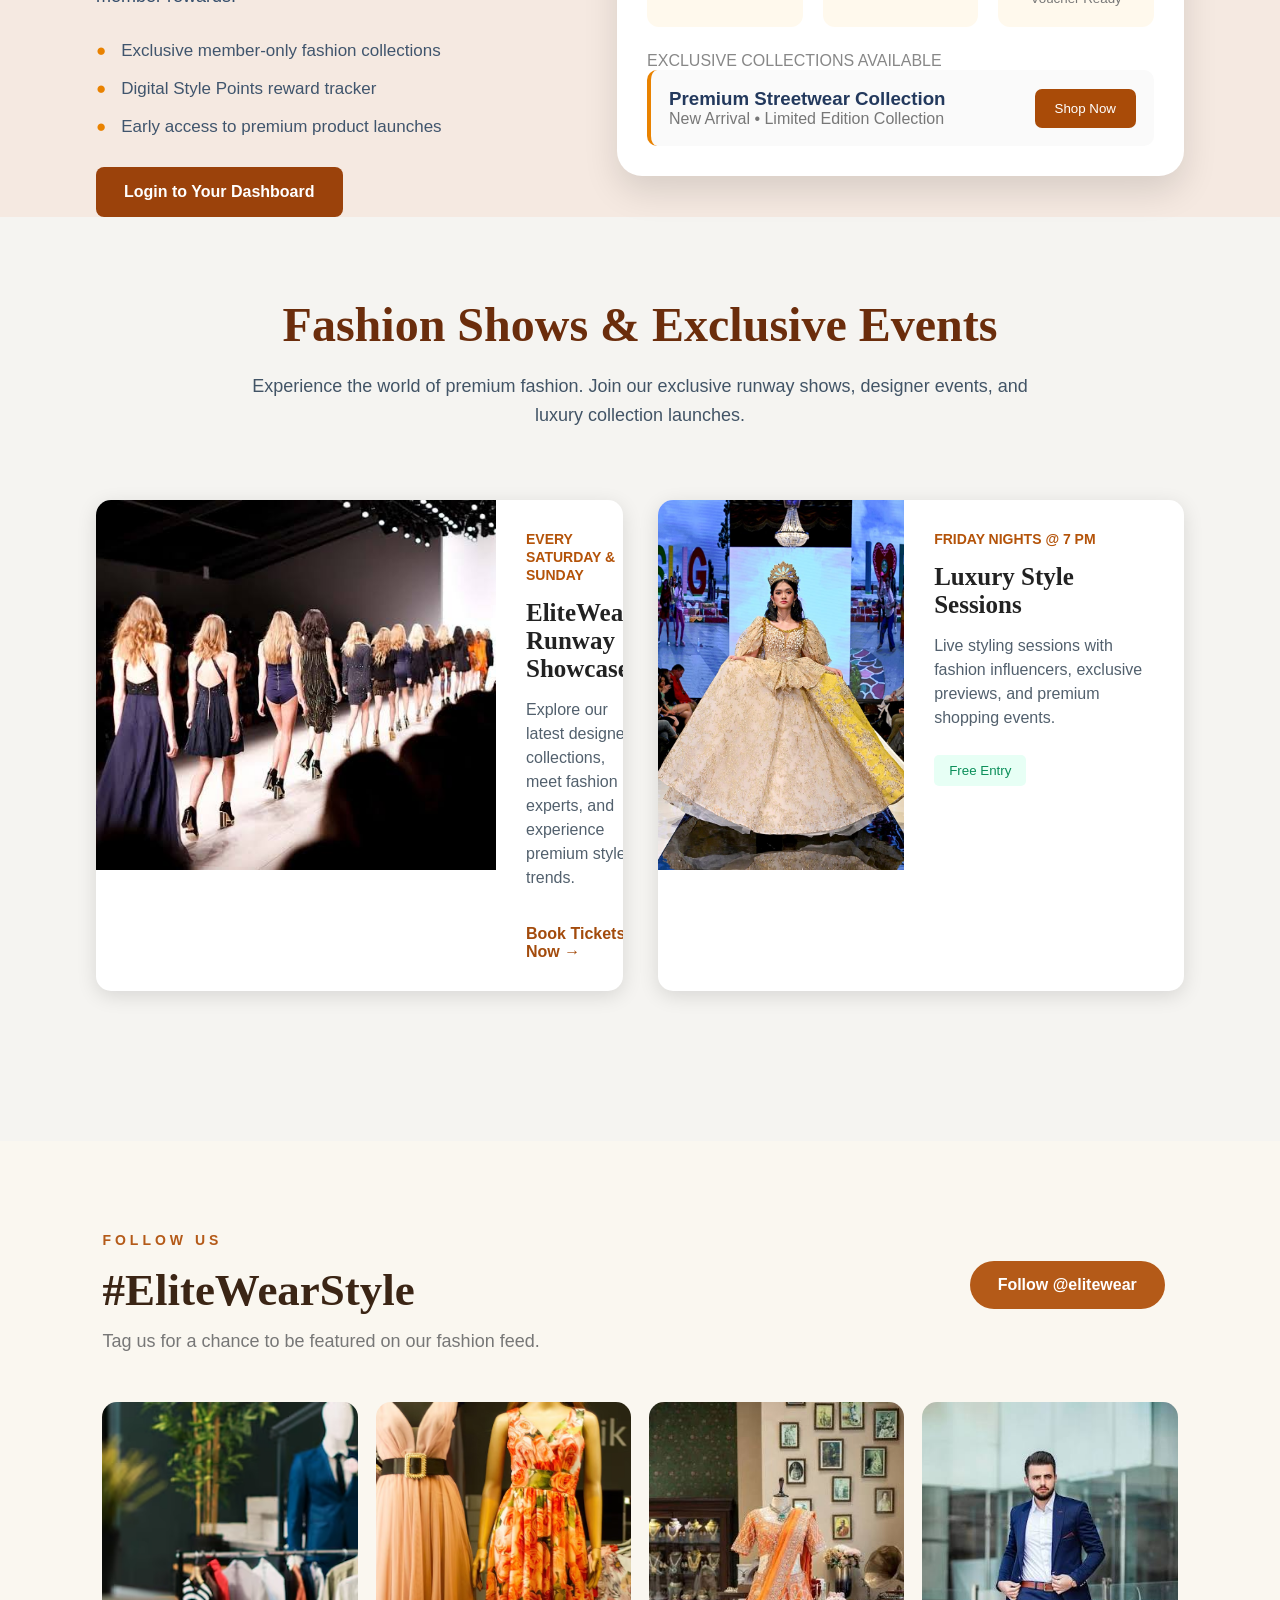
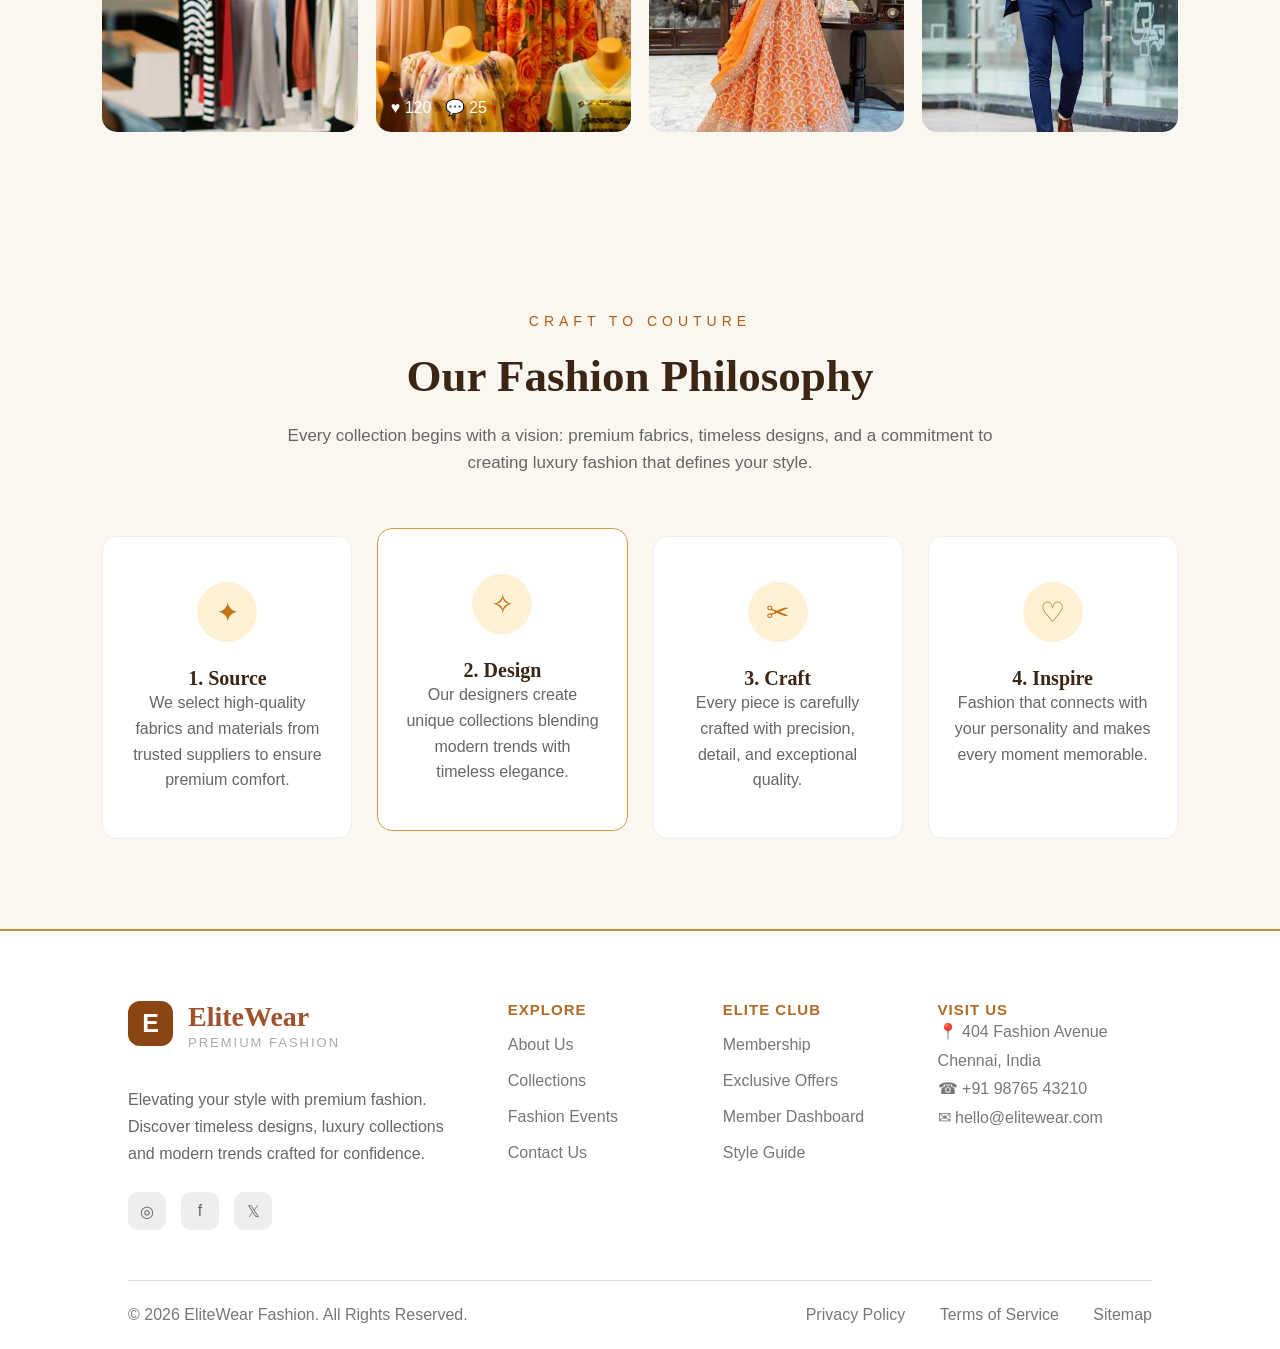
<file: home.html>
<!DOCTYPE html>
<html lang="en">

<head>
    <meta charset="UTF-8">
    <meta name="viewport" content="width=device-width, initial-scale=1.0">
    <title>EliteWear</title>

    <link rel="stylesheet" href="home.css">

</head>

<body>
    <header>
        <div class="container">

            <nav class="navbar">

                <div class="logo">
                    <h2>Elite<span>Wear</span></h2>
                    <p>STYLE THAT SPEAKS</p>
                </div>

                <button class="menu-btn" id="menu-btn">
                    ☰
                </button>

                <ul class="nav-links" id="nav-links">
                    <li><a href="home.html" class="active">Home</a></li>
                    <li><a href="shop.html">Shop</a></li>
                    <li><a href="men.html">Men</a></li>
                    <li><a href="women.html">Women</a></li>
                    <li><a href="kids.html">Kids</a></li>
                    <li><a href="about.html">About</a></li>
                    <li><a href="contact.html">Contact</a></li>
                </ul>

                <div class="nav-icons" id="nav-icons">
                    <i class="fa-solid fa-magnifying-glass"></i>
                    <i class="fa-regular fa-heart"></i>
                    <i class="fa-solid fa-cart-shopping"></i>
                    <button class="login-btn">Login</button>
                </div>

            </nav>
            <!-- 👇 Navbar-ku apram -->
            <div class="mobile-menu" id="mobile-menu">
                <a href="home.html">Home</a>
                <a href="shop.html">Shop</a>
                <a href="men.html">Men</a>
                <a href="women.html">Women</a>
                <a href="kids.html">Kids</a>
                <a href="about.html">About</a>
                <a href="contact.html">Contact</a>
                <a href="login.html">Login</a>
            </div>
        </div>
    </header>
    <!-- ================= TOP BAR ================= -->

    <div class="top-bar">

        <p>
            <i class="fa-solid fa-truck"></i>
            FREE SHIPPING on orders above ₹999
        </p>

        <p>
            <i class="fa-solid fa-tag"></i>
            10% OFF on Prepaid Orders
        </p>

    </div>

    <!-- ================= TOP BAR END ================= -->
    <!-- ================= HERO SECTION ================= -->

    <section class="hero">

        <div class="container">

            <div class="hero-content">

                <span class="sub-title">NEW ARRIVALS</span>

                <h1>
                    STYLE THAT <br>
                    <span>DEFINES YOU</span>
                </h1>

                <p>
                    Discover premium fashion for every occasion.
                    Upgrade your wardrobe with the latest collections from EliteWear.
                </p>

                <div class="hero-btns">

                    <a href="#" class="shop-btn">Shop Now</a>

                    <a href="#" class="collection-btn">
                        Explore Collection
                    </a>

                </div>

            </div>

        </div>

    </section>

    <!-- ================= HERO END ================= -->
    <section class="about">

        <div class="container about-container">

            <div class="about-content">

                <h2>
                    Discover Your <br>
                    Signature Style
                </h2>

                <p>
                    At EliteWear, we believe fashion is more than just clothing—it's a way to
                    express your personality. Our collections feature premium fabrics,
                    modern designs, and exceptional craftsmanship to ensure comfort,
                    confidence, and style for every occasion.

                    Whether you're dressing for work, a casual outing, or a special event,
                    EliteWear offers timeless pieces that help you look your best and
                    feel confident every day.
                </p>

                <div class="about-stats">
                    <div class="stat">
                        <h3>500+</h3>
                        <span>Premium Products</span>
                    </div>

                    <div class="stat">
                        <h3>50K+</h3>
                        <span>Happy Customers</span>
                    </div>

                </div>

            </div>

            <div class="about-images">

                <img src="image/home1.avif" class="img1">

                <img src="image/home2.jpg" class="img2">

            </div>

        </div>

    </section>
    <section class="products">

        <div class="container">

            <h2>Featured Collections</h2>

            <p>
                Discover our latest fashion collections crafted with premium quality,
                modern designs, and timeless elegance.
            </p>
            <div class="product-grid">
                <div class="product-card">

                    <img src="image/mensjac.jpg" alt="Men's Jacket">

                    <div class="product-content">

                        <h3>Classic Denim Jacket</h3>

                        <span class="category">MEN'S COLLECTION</span>

                        <p>
                            Premium cotton denim jacket designed for comfort,
                            durability, and everyday style.
                        </p>

                        <div class="price">
                            ₹2,499
                        </div>

                    </div>

                </div>
                <div class="product-card">

                    <img src="image/womens.webp" alt="Women's Dress">

                    <div class="product-content">

                        <h3>Elegant Summer Dress</h3>

                        <span class="category">WOMEN'S COLLECTION</span>

                        <p>
                            Soft, lightweight fabric with a modern design,
                            perfect for casual and party wear.
                        </p>

                        <div class="price">
                            ₹1,999
                        </div>

                    </div>

                </div>
                <div class="product-card">

                    <img src="image/kidsfas.webp" alt="Kids Fashion">

                    <div class="product-content">

                        <h3>Kids Casual Outfit</h3>

                        <span class="category">KIDS COLLECTION</span>

                        <p>
                            Comfortable and stylish outfits specially designed
                            for active kids.
                        </p>

                        <div class="price">
                            ₹1,299
                        </div>

                    </div>

                </div>
            </div>
    </section>
    <section class="elite-dashboard">

        <div class="dashboard-container">

            <div class="dashboard-content">

                <span class="badge">ELITE MEMBERSHIP PROGRAM</span>

                <h1>The EliteWear Dashboard</h1>

                <p>
                    Manage your fashion journey directly from your phone.
                    EliteWear members get access to exclusive collections,
                    early fashion drops, personalized offers, and premium
                    member rewards.
                </p>

                <ul>
                    <li>Exclusive member-only fashion collections</li>
                    <li>Digital Style Points reward tracker</li>
                    <li>Early access to premium product launches</li>
                </ul>

                <button>
                    Login to Your Dashboard
                </button>

            </div>


            <div class="dashboard-card">


                <div class="user-head">

                    <div class="profile">

                        <span>#41</span>

                        <div>
                            <h3>Nathan Drake</h3>
                            <p>Premium Gold Member</p>
                        </div>

                    </div>


                    <label>Active Account</label>

                </div>



                <div class="stats">


                    <div>

                        <p>STYLE POINTS</p>

                        <h2>740</h2>

                        <small>
                            60 points to next reward
                        </small>

                    </div>



                    <div>

                        <p>ORDERS</p>

                        <h2>12</h2>

                        <small class="green">
                            Latest Order Delivered
                        </small>

                    </div>



                    <div>

                        <p>REWARD BALANCE</p>

                        <h2>450</h2>

                        <small>
                            ₹500 Discount Voucher Ready
                        </small>

                    </div>


                </div>



                <h4>
                    EXCLUSIVE COLLECTIONS AVAILABLE
                </h4>



                <div class="release">


                    <div>

                        <h3>
                            Premium Streetwear Collection
                        </h3>

                        <p>
                            New Arrival • Limited Edition Collection
                        </p>

                    </div>



                    <button>
                        Shop Now
                    </button>


                </div>


            </div>


        </div>
    </section>
    <section class="elite-events">

        <div class="events-header">

            <h1>Fashion Shows & Exclusive Events</h1>

            <p>
                Experience the world of premium fashion.
                Join our exclusive runway shows, designer events,
                and luxury collection launches.
            </p>

        </div>



        <div class="events-container">


            <div class="event-card">


                <img src="image/fashionshow.jpg" alt="Fashion Show">


                <div class="event-content">

                    <span>
                        EVERY SATURDAY & SUNDAY
                    </span>

                    <h2>
                        EliteWear Runway Showcase
                    </h2>


                    <p>
                        Explore our latest designer collections,
                        meet fashion experts, and experience
                        premium style trends.
                    </p>


                    <a href="#">
                        Book Tickets Now →
                    </a>


                </div>


            </div>




            <div class="event-card">


                <img src="image/fashion-event.jpg" alt="Fashion Event">


                <div class="event-content">


                    <span>
                        FRIDAY NIGHTS @ 7 PM
                    </span>


                    <h2>
                        Luxury Style Sessions
                    </h2>


                    <p>
                        Live styling sessions with fashion influencers,
                        exclusive previews, and premium shopping events.
                    </p>


                    <button>
                        Free Entry
                    </button>


                </div>


            </div>


        </div>


    </section>
    <section class="elite-gallery">

        <div class="gallery-header">

            <span>FOLLOW US</span>

            <h1>#EliteWearStyle</h1>

            <p>
                Tag us for a chance to be featured on our fashion feed.
            </p>

        </div>


        <button class="follow-btn">
            <i class="fa-brands fa-instagram"></i>
            Follow @elitewear
        </button>


        <div class="gallery-container">

            <div class="gallery-card">
                <img src="image/insta1.avif">
            </div>


            <div class="gallery-card">
                <img src="image/insta2.avif">

                <div class="overlay">
                    ♥ 120 &nbsp; 💬 25
                </div>
            </div>


            <div class="gallery-card">
                <img src="image/insta3.jpg">
            </div>


            <div class="gallery-card">
                <img src="image/insta4.jpg">
            </div>

        </div>

    </section>
    <section class="elite-philosophy">

        <div class="philosophy-header">

            <span>CRAFT TO COUTURE</span>

            <h1>Our Fashion Philosophy</h1>

            <p>
                Every collection begins with a vision: premium fabrics,
                timeless designs, and a commitment to creating luxury fashion
                that defines your style.
            </p>

        </div>


        <div class="philosophy-container">


            <div class="philosophy-card">

                <div class="icon">
                    ✦
                </div>

                <h3>1. Source</h3>

                <p>
                    We select high-quality fabrics and materials
                    from trusted suppliers to ensure premium comfort.
                </p>

            </div>



            <div class="philosophy-card active">

                <div class="icon">
                    ✧
                </div>

                <h3>2. Design</h3>

                <p>
                    Our designers create unique collections
                    blending modern trends with timeless elegance.
                </p>

            </div>




            <div class="philosophy-card">

                <div class="icon">
                    ✂
                </div>

                <h3>3. Craft</h3>

                <p>
                    Every piece is carefully crafted with
                    precision, detail, and exceptional quality.
                </p>

            </div>




            <div class="philosophy-card">

                <div class="icon">
                    ♡
                </div>

                <h3>4. Inspire</h3>

                <p>
                    Fashion that connects with your personality
                    and makes every moment memorable.
                </p>

            </div>


        </div>

    </section>
    <footer class="elite-footer">

        <div class="footer-container">

            <!-- Brand -->
            <div class="footer-brand">

                <div class="logo-box">
                    E
                </div>

                <div>
                    <h2>EliteWear</h2>
                    <span>PREMIUM FASHION</span>
                </div>

                <p>
                    Elevating your style with premium fashion.
                    Discover timeless designs, luxury collections
                    and modern trends crafted for confidence.
                </p>


                <div class="social-icons">
                    <i>◎</i>
                    <i>f</i>
                    <i>𝕏</i>
                </div>

            </div>



            <!-- Explore -->
            <div class="footer-links">

                <h3>EXPLORE</h3>

                <a>About Us</a>
                <a>Collections</a>
                <a>Fashion Events</a>
                <a>Contact Us</a>

            </div>



            <!-- Customer -->
            <div class="footer-links">

                <h3>ELITE CLUB</h3>

                <a>Membership</a>
                <a>Exclusive Offers</a>
                <a>Member Dashboard</a>
                <a>Style Guide</a>

            </div>



            <!-- Contact -->
            <div class="footer-contact">

                <h3>VISIT US</h3>

                <p>📍 404 Fashion Avenue<br>
                    Chennai, India</p>

                <p>☎ +91 98765 43210</p>

                <p>✉ hello@elitewear.com</p>

            </div>


        </div>



        <div class="footer-bottom">

            <p>
                © 2026 EliteWear Fashion. All Rights Reserved.
            </p>


            <div>
                <a>Privacy Policy</a>
                <a>Terms of Service</a>
                <a>Sitemap</a>
            </div>

        </div>


    </footer>
    <script>
        const menuBtn = document.getElementById("menu-btn");
        const mobileMenu = document.getElementById("mobile-menu");

        menuBtn.addEventListener("click", () => {
            mobileMenu.classList.toggle("show");
        });
    </script>
</body>

</html>
</file>
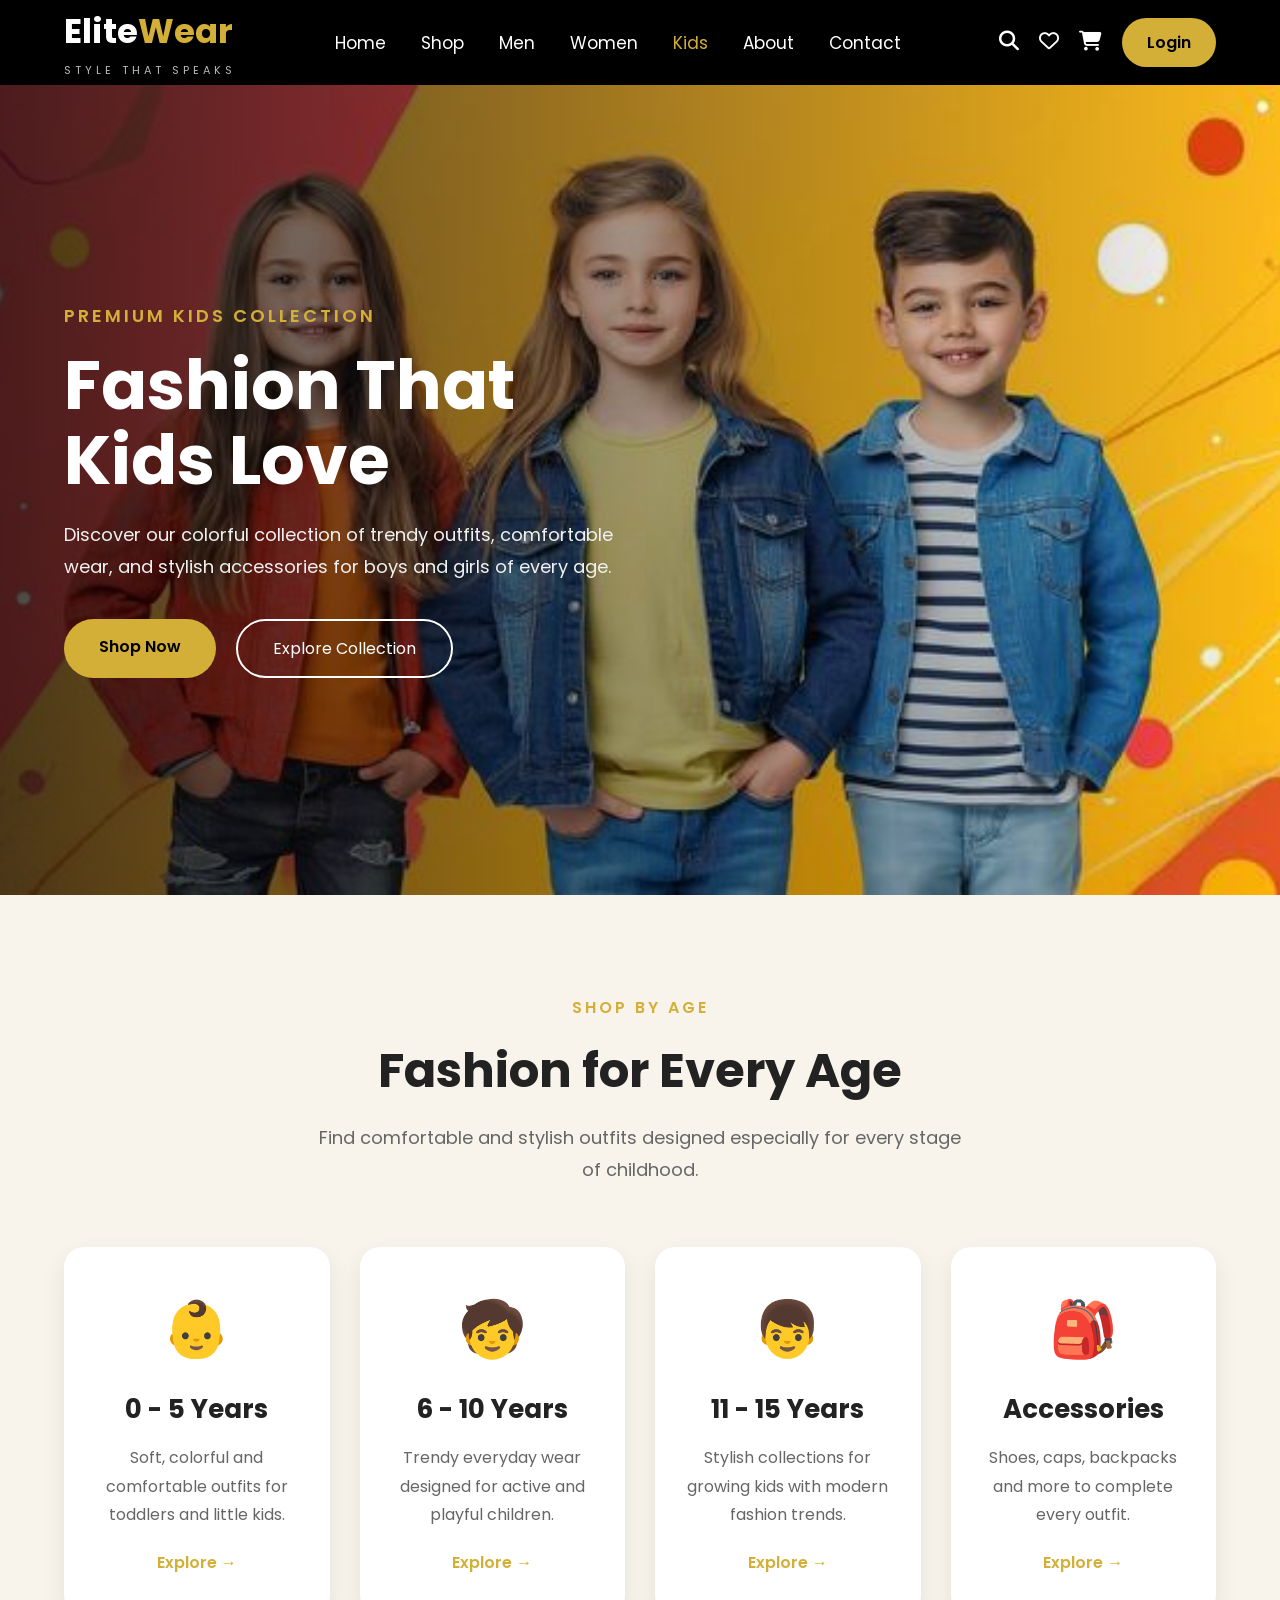
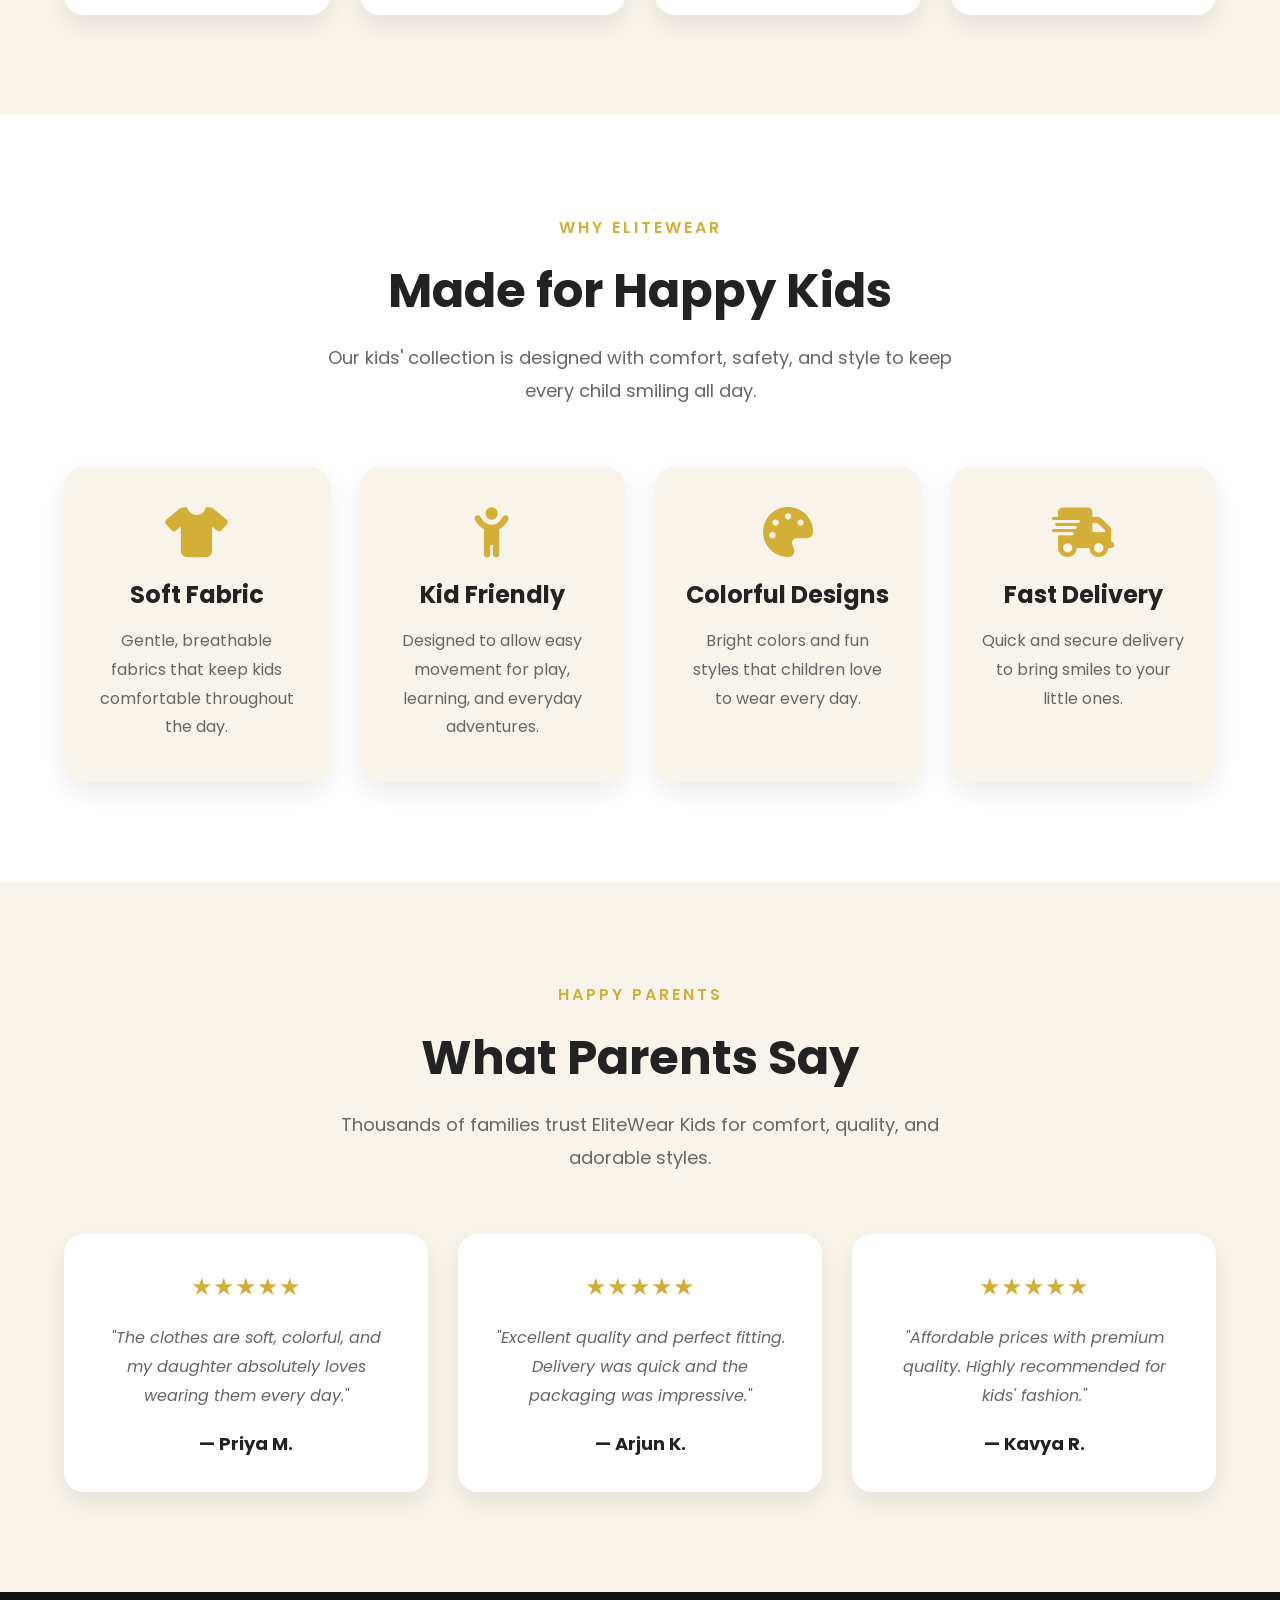
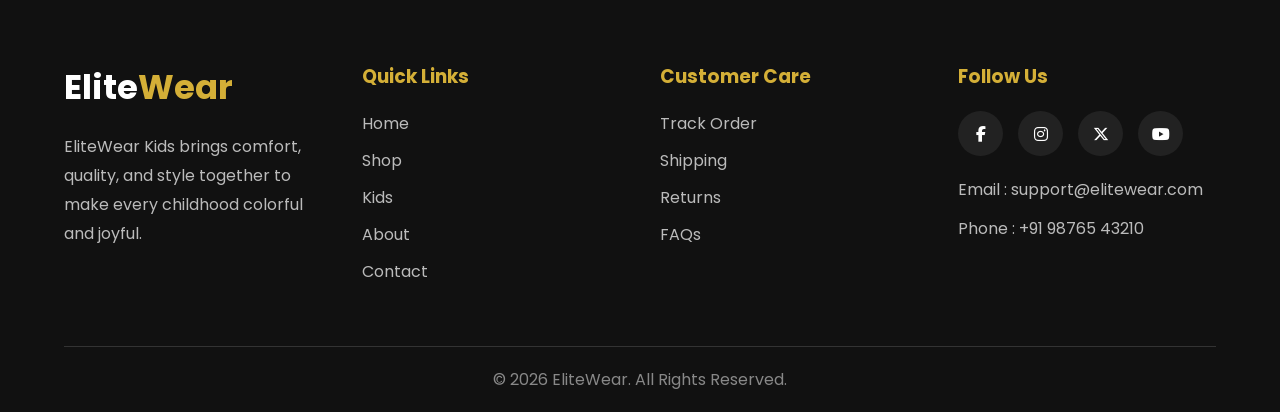
<file: kids.html>
<!DOCTYPE html>
<html lang="en">

<head>

    <meta charset="UTF-8">

    <meta name="viewport" content="width=device-width, initial-scale=1.0">

    <title>EliteWear | Kids</title>

    <link rel="stylesheet" href="kids.css">

    <!-- Google Font -->
    <link href="https://fonts.googleapis.com/css2?family=Poppins:wght@300;400;500;600;700&display=swap"
        rel="stylesheet">

    <!-- Font Awesome -->
    <link rel="stylesheet"
        href="https://cdnjs.cloudflare.com/ajax/libs/font-awesome/6.7.2/css/all.min.css">

</head>

<body>

    <!-- ================= HEADER ================= -->

    <header>

        <div class="container">

            <nav class="navbar">

                <!-- Logo -->

                <div class="logo">

                    <a href="home.html" class="logo-link">

                        <h2>Elite<span>Wear</span></h2>

                        <p>STYLE THAT SPEAKS</p>

                    </a>

                </div>

                <!-- Navigation -->

                <ul class="nav-links">

                    <li><a href="home.html">Home</a></li>

                    <li><a href="shop.html">Shop</a></li>

                    <li><a href="men.html">Men</a></li>

                    <li><a href="women.html">Women</a></li>

                    <li><a href="kids.html" class="active">Kids</a></li>

                    <li><a href="about.html">About</a></li>

                    <li><a href="contact.html">Contact</a></li>

                </ul>

                <!-- Icons -->

                <div class="nav-icons">

                    <a href="#">
                        <i class="fa-solid fa-magnifying-glass"></i>
                    </a>

                    <a href="#">
                        <i class="fa-regular fa-heart"></i>
                    </a>

                    <a href="#">
                        <i class="fa-solid fa-cart-shopping"></i>
                    </a>

                    <a href="login.html" class="login-btn">
                        Login
                    </a>

                </div>
                   <button class="menu-btn" onclick="toggleMenu()">
                    <i class="fa-solid fa-bars"></i>
                </button>


            </nav>

        </div>
        <!-- Mobile Menu -->
<div class="mobile-menu" id="mobileMenu">

    <a href="index.html">Home</a>
    <a href="shop.html">Shop</a>
    <a href="men.html">Men</a>
    <a href="women.html">Women</a>
    <a href="kids.html">Kids</a>
    <a href="about.html">About</a>
    <a href="contact.html">Contact</a>
    <a href="login.html">Login</a>

</div>

    </header>
    <!-- ================= KIDS HERO SECTION ================= -->

<section class="kids-hero">

    <div class="hero-overlay"></div>

    <div class="container">

        <div class="hero-content">

            <span>PREMIUM KIDS COLLECTION</span>

            <h1>
                Fashion That <br>
                Kids Love
            </h1>

            <p>
                Discover our colorful collection of trendy outfits,
                comfortable wear, and stylish accessories for boys
                and girls of every age.
            </p>

            <div class="hero-buttons">

                <a href="#kids-collection" class="shop-btn">
                    Shop Now
                </a>

                <a href="#categories" class="explore-btn">
                    Explore Collection
                </a>

            </div>

        </div>

    </div>

</section>
<!-- ================= SHOP BY AGE ================= -->

<section class="kids-age" id="categories">

    <div class="container">

        <div class="section-title">

            <span>SHOP BY AGE</span>

            <h2>Fashion for Every Age</h2>

            <p>
                Find comfortable and stylish outfits designed especially
                for every stage of childhood.
            </p>

        </div>

        <div class="age-grid">

            <div class="age-card">

                <div class="age-icon">👶</div>

                <h3>0 - 5 Years</h3>

                <p>
                    Soft, colorful and comfortable outfits for toddlers
                    and little kids.
                </p>

                <a href="#">Explore →</a>

            </div>

            <div class="age-card">

                <div class="age-icon">🧒</div>

                <h3>6 - 10 Years</h3>

                <p>
                    Trendy everyday wear designed for active and playful
                    children.
                </p>

                <a href="#">Explore →</a>

            </div>

            <div class="age-card">

                <div class="age-icon">👦</div>

                <h3>11 - 15 Years</h3>

                <p>
                    Stylish collections for growing kids with modern
                    fashion trends.
                </p>

                <a href="#">Explore →</a>

            </div>

            <div class="age-card">

                <div class="age-icon">🎒</div>

                <h3>Accessories</h3>

                <p>
                    Shoes, caps, backpacks and more to complete every
                    outfit.
                </p>

                <a href="#">Explore →</a>

            </div>

        </div>

    </div>

</section>
<!-- ================= WHY CHOOSE ELITEWEAR KIDS ================= -->

<section class="why-kids">

    <div class="container">

        <div class="section-title">

            <span>WHY ELITEWEAR</span>

            <h2>Made for Happy Kids</h2>

            <p>
                Our kids' collection is designed with comfort, safety,
                and style to keep every child smiling all day.
            </p>

        </div>

        <div class="why-grid">

            <div class="why-card">

                <i class="fa-solid fa-shirt"></i>

                <h3>Soft Fabric</h3>

                <p>
                    Gentle, breathable fabrics that keep kids comfortable
                    throughout the day.
                </p>

            </div>

            <div class="why-card">

                <i class="fa-solid fa-child-reaching"></i>

                <h3>Kid Friendly</h3>

                <p>
                    Designed to allow easy movement for play, learning,
                    and everyday adventures.
                </p>

            </div>

            <div class="why-card">

                <i class="fa-solid fa-palette"></i>

                <h3>Colorful Designs</h3>

                <p>
                    Bright colors and fun styles that children love to
                    wear every day.
                </p>

            </div>

            <div class="why-card">

                <i class="fa-solid fa-truck-fast"></i>

                <h3>Fast Delivery</h3>

                <p>
                    Quick and secure delivery to bring smiles to your
                    little ones.
                </p>

            </div>

        </div>

    </div>

</section>
<!-- ================= KIDS CUSTOMER REVIEWS ================= -->

<section class="kids-reviews">

    <div class="container">

        <div class="section-title">

            <span>HAPPY PARENTS</span>

            <h2>What Parents Say</h2>

            <p>
                Thousands of families trust EliteWear Kids for
                comfort, quality, and adorable styles.
            </p>

        </div>

        <div class="review-grid">

            <div class="review-card">

                <div class="stars">★★★★★</div>

                <p>
                    "The clothes are soft, colorful, and my daughter
                    absolutely loves wearing them every day."
                </p>

                <h4>— Priya M.</h4>

            </div>

            <div class="review-card">

                <div class="stars">★★★★★</div>

                <p>
                    "Excellent quality and perfect fitting. Delivery
                    was quick and the packaging was impressive."
                </p>

                <h4>— Arjun K.</h4>

            </div>

            <div class="review-card">

                <div class="stars">★★★★★</div>

                <p>
                    "Affordable prices with premium quality. Highly
                    recommended for kids' fashion."
                </p>

                <h4>— Kavya R.</h4>

            </div>

        </div>

    </div>

</section>
<!-- ================= KIDS FOOTER ================= -->

<footer class="kids-footer">

    <div class="container">

        <div class="footer-grid">

            <div class="footer-box">

                <h2>Elite<span>Wear</span></h2>

                <p>
                    EliteWear Kids brings comfort, quality, and style
                    together to make every childhood colorful and joyful.
                </p>

            </div>

            <div class="footer-box">

                <h3>Quick Links</h3>

                <ul>
                    <li><a href="home.html">Home</a></li>
                    <li><a href="shop.html">Shop</a></li>
                    <li><a href="kids.html">Kids</a></li>
                    <li><a href="about.html">About</a></li>
                    <li><a href="contact.html">Contact</a></li>
                </ul>

            </div>

            <div class="footer-box">

                <h3>Customer Care</h3>

                <ul>
                    <li><a href="#">Track Order</a></li>
                    <li><a href="#">Shipping</a></li>
                    <li><a href="#">Returns</a></li>
                    <li><a href="#">FAQs</a></li>
                </ul>

            </div>

            <div class="footer-box">

                <h3>Follow Us</h3>

                <div class="social-icons">

                    <a href="#"><i class="fa-brands fa-facebook-f"></i></a>

                    <a href="#"><i class="fa-brands fa-instagram"></i></a>

                    <a href="#"><i class="fa-brands fa-x-twitter"></i></a>

                    <a href="#"><i class="fa-brands fa-youtube"></i></a>

                </div>

                <p>Email : support@elitewear.com</p>

                <p>Phone : +91 98765 43210</p>

            </div>

        </div>

        <div class="footer-bottom">

            <p>© 2026 EliteWear. All Rights Reserved.</p>

        </div>

    </div>

</footer>
   <script>
        function toggleMenu() {
            document.getElementById("mobileMenu").classList.toggle("show");
        }
    </script>
</body>
</file>
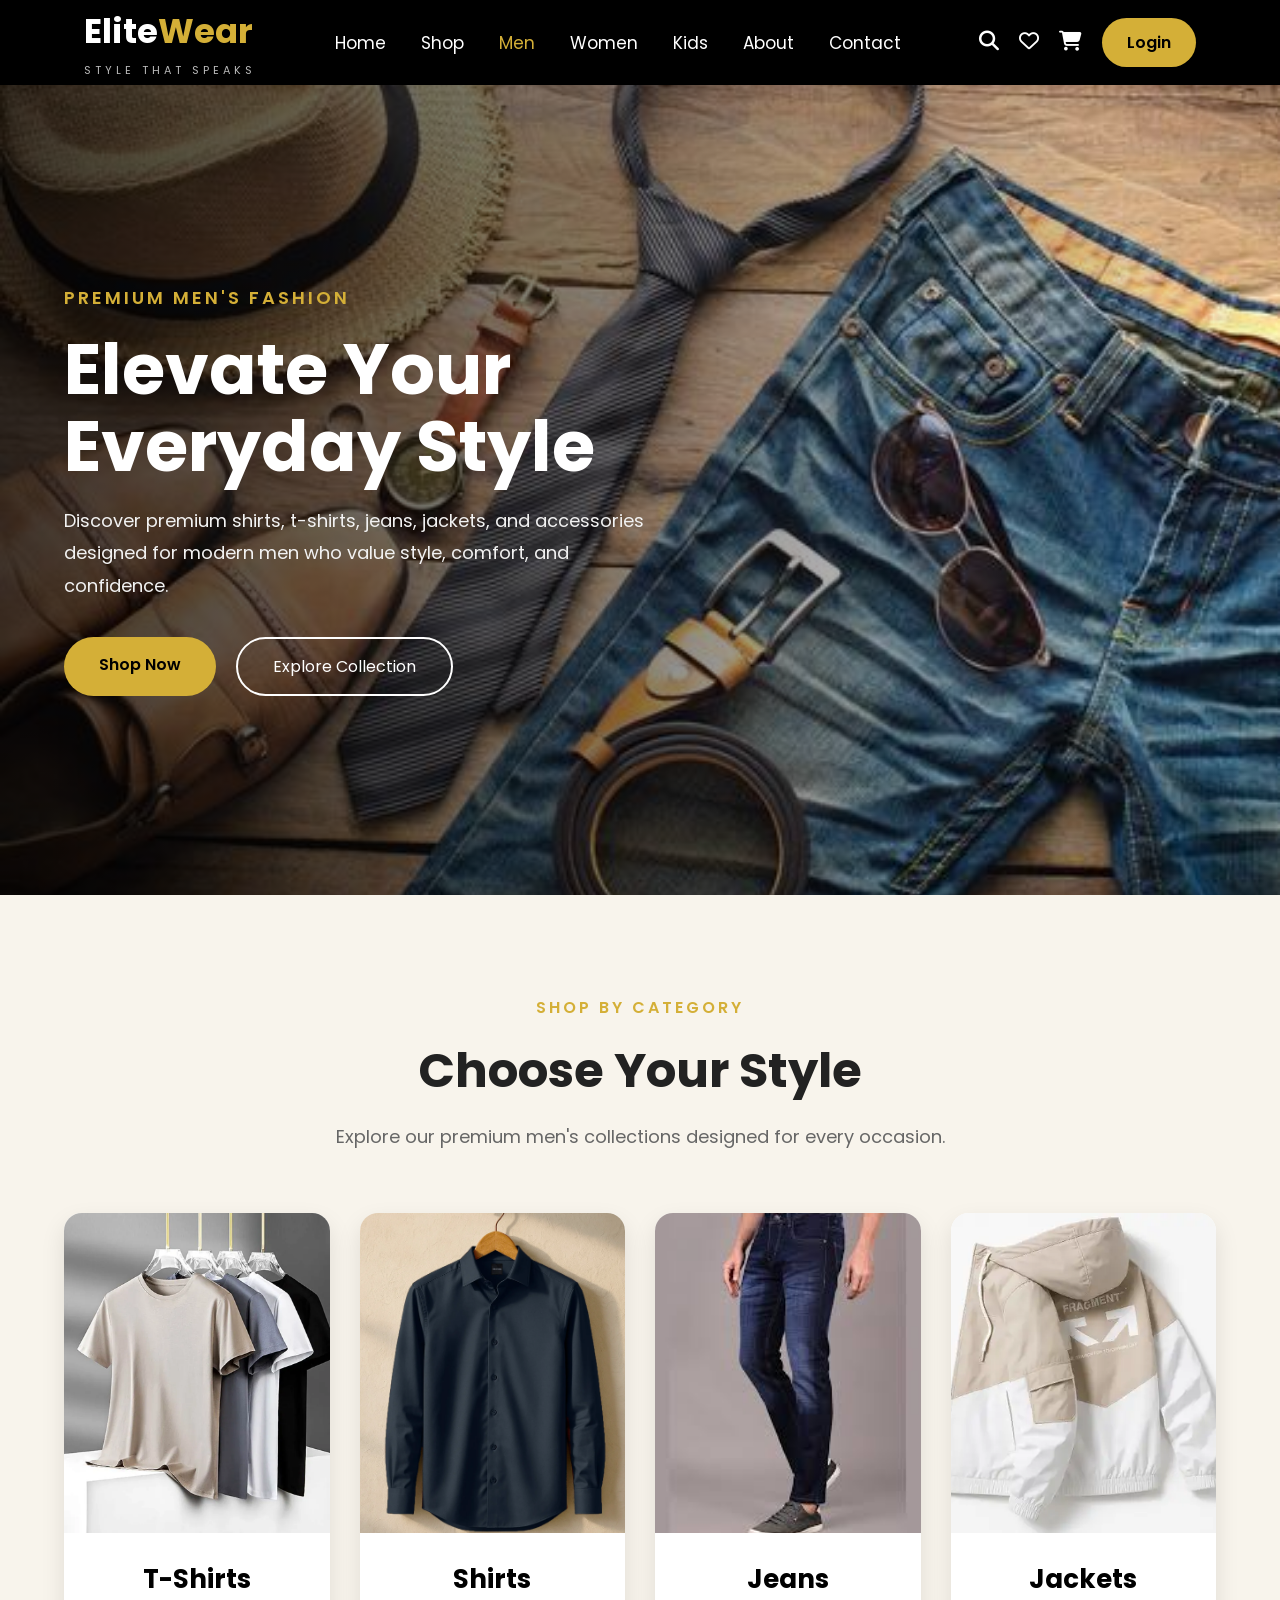
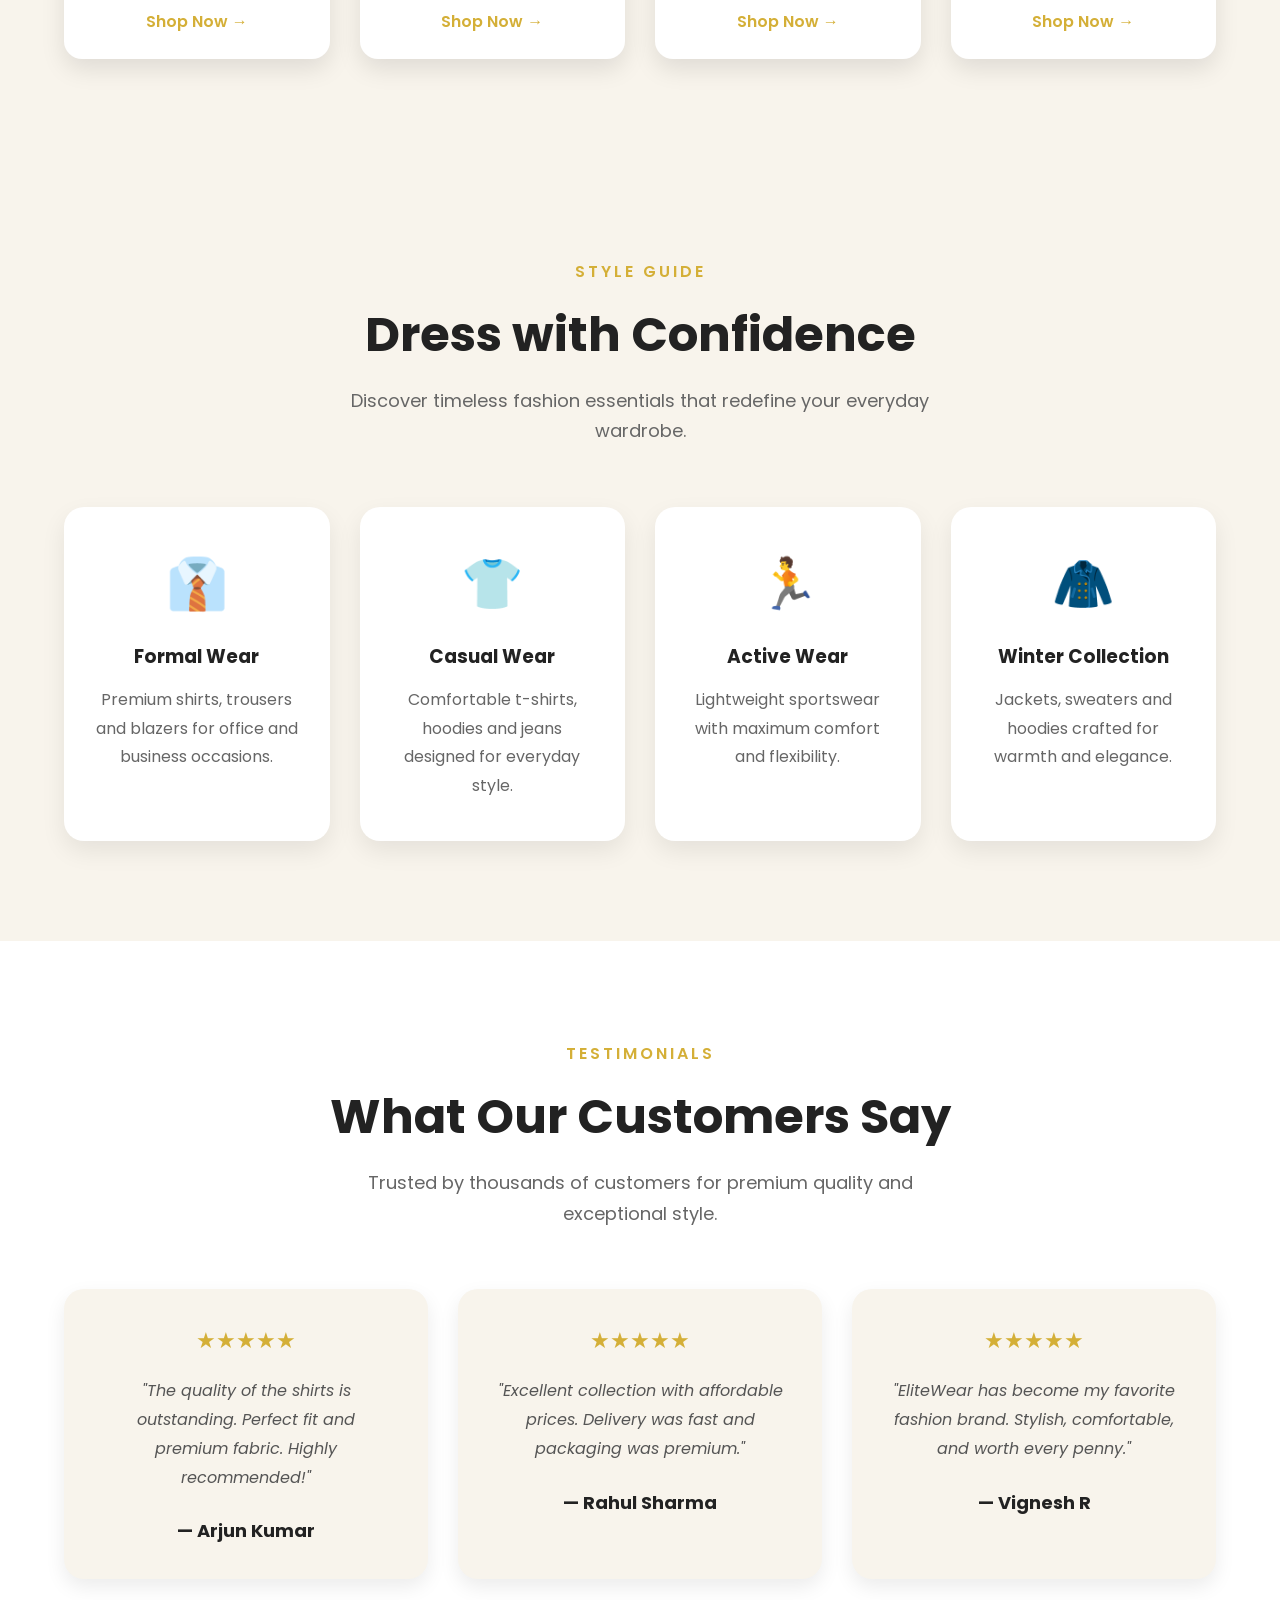
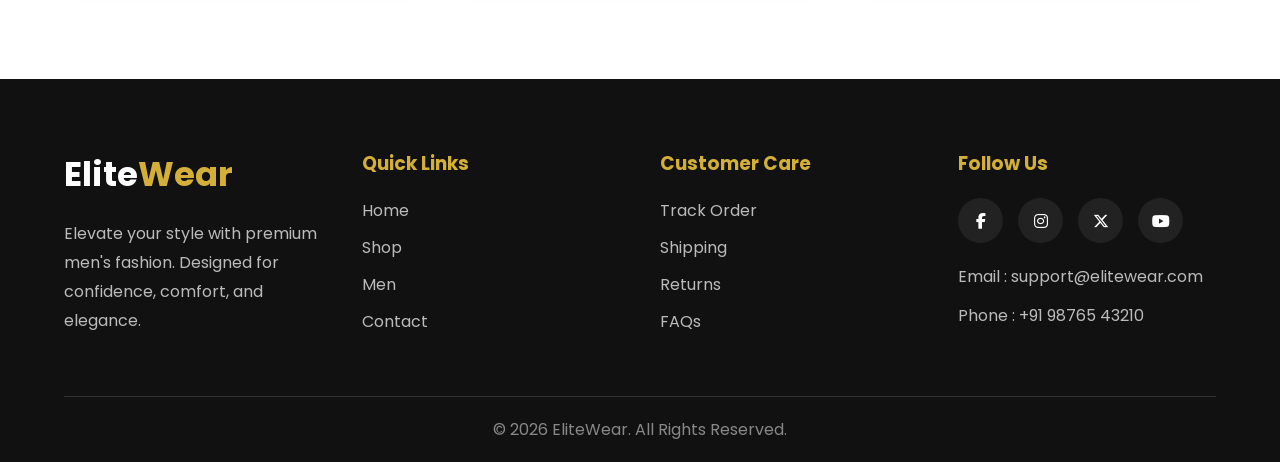
<file: men.html>
<!DOCTYPE html>
<html lang="en">

<head>
    <meta charset="UTF-8">
    <meta name="viewport" content="width=device-width, initial-scale=1.0">

    <title>EliteWear - Men</title>

    <link rel="stylesheet" href="men.css">

    <!-- Google Font -->
    <link href="https://fonts.googleapis.com/css2?family=Poppins:wght@300;400;500;600;700&display=swap"
        rel="stylesheet">

    <!-- Font Awesome -->
    <link rel="stylesheet"
        href="https://cdnjs.cloudflare.com/ajax/libs/font-awesome/6.7.2/css/all.min.css">

</head>

<body>

    <!-- ================= NAVBAR ================= -->

    <header>

        <div class="container">

            <nav class="navbar">

                <div class="logo">

                    <a href="home.html" class="logo-link">
                        <h2>Elite<span>Wear</span></h2>
                        <p>STYLE THAT SPEAKS</p>
                    </a>

                </div>

                <ul class="nav-links">

                    <li><a href="index.html">Home</a></li>

                    <li><a href="shop.html">Shop</a></li>

                    <li><a href="men.html" class="active">Men</a></li>

                    <li><a href="women.html">Women</a></li>

                    <li><a href="kids.html">Kids</a></li>

                    <li><a href="about.html">About</a></li>

                    <li><a href="contact.html">Contact</a></li>

                </ul>

                <div class="nav-icons">

                    <a href="#"><i class="fa-solid fa-magnifying-glass"></i></a>

                    <a href="#"><i class="fa-regular fa-heart"></i></a>

                    <a href="#"><i class="fa-solid fa-cart-shopping"></i></a>

                    <a href="login.html" class="login-btn">
                        Login
                    </a>

                </div>
                 <button class="menu-btn" onclick="toggleMenu()">
                    <i class="fa-solid fa-bars"></i>
                </button>

            </nav>

        </div>
        <!-- Mobile Menu -->
<div class="mobile-menu" id="mobileMenu">

    <a href="home.html">Home</a>
    <a href="shop.html">Shop</a>
    <a href="men.html">Men</a>
    <a href="women.html">Women</a>
    <a href="kids.html">Kids</a>
    <a href="about.html">About</a>
    <a href="contact.html">Contact</a>
    <a href="login.html">Login</a>

</div>

    </header>
    
    <!-- ================= MEN HERO SECTION ================= -->

<section class="men-hero">

    <div class="hero-overlay"></div>

    <div class="container">

        <div class="hero-content">

            <span>PREMIUM MEN'S FASHION</span>

            <h1>
                Elevate Your <br>
                Everyday Style
            </h1>

            <p>
                Discover premium shirts, t-shirts, jeans, jackets,
                and accessories designed for modern men who value
                style, comfort, and confidence.
            </p>

            <div class="hero-buttons">

                <a href="#collections" class="shop-btn">
                    Shop Now
                </a>

                <a href="#new" class="explore-btn">
                    Explore Collection
                </a>

            </div>

        </div>

    </div>

</section>
<!-- ================= MEN CATEGORIES ================= -->

<section class="men-categories" id="collections">

    <div class="container">

        <div class="section-title">

            <span>SHOP BY CATEGORY</span>

            <h2>Choose Your Style</h2>

            <p>
                Explore our premium men's collections designed
                for every occasion.
            </p>

        </div>

        <div class="category-grid">

            <div class="category-card">
                <img src="image/men-T-Shirts.jpg" alt="T-Shirts">
                <h3>T-Shirts</h3>
                <a href="#">Shop Now →</a>
            </div>

            <div class="category-card">
                <img src="image/men-Shirts.webp" alt="Shirts">
                <h3>Shirts</h3>
                <a href="#">Shop Now →</a>
            </div>

            <div class="category-card">
                <img src="image/men-Jeans.jpg" alt="Jeans">
                <h3>Jeans</h3>
                <a href="#">Shop Now →</a>
            </div>

            <div class="category-card">
                <img src="image/men-Jackets.webp" alt="Jackets">
                <h3>Jackets</h3>
                <a href="#">Shop Now →</a>
            </div>

        </div>

    </div>

</section>
<!-- ================= MEN STYLE GUIDE ================= -->

<section class="style-guide">

    <div class="container">

        <div class="section-title">

            <span>STYLE GUIDE</span>

            <h2>Dress with Confidence</h2>

            <p>
                Discover timeless fashion essentials that redefine your everyday wardrobe.
            </p>

        </div>

        <div class="guide-grid">

            <div class="guide-card">
                <div class="icon">👔</div>
                <h3>Formal Wear</h3>
                <p>
                    Premium shirts, trousers and blazers for office and business occasions.
                </p>
            </div>

            <div class="guide-card">
                <div class="icon">👕</div>
                <h3>Casual Wear</h3>
                <p>
                    Comfortable t-shirts, hoodies and jeans designed for everyday style.
                </p>
            </div>

            <div class="guide-card">
                <div class="icon">🏃</div>
                <h3>Active Wear</h3>
                <p>
                    Lightweight sportswear with maximum comfort and flexibility.
                </p>
            </div>

            <div class="guide-card">
                <div class="icon">🧥</div>
                <h3>Winter Collection</h3>
                <p>
                    Jackets, sweaters and hoodies crafted for warmth and elegance.
                </p>
            </div>

        </div>

    </div>

</section>
<!-- ================= CUSTOMER REVIEWS ================= -->

<section class="customer-reviews">

    <div class="container">

        <div class="section-title">

            <span>TESTIMONIALS</span>

            <h2>What Our Customers Say</h2>

            <p>
                Trusted by thousands of customers for premium quality
                and exceptional style.
            </p>

        </div>

        <div class="review-grid">

            <div class="review-card">

                <div class="stars">★★★★★</div>

                <p>
                    "The quality of the shirts is outstanding.
                    Perfect fit and premium fabric. Highly recommended!"
                </p>

                <h4>— Arjun Kumar</h4>

            </div>

            <div class="review-card">

                <div class="stars">★★★★★</div>

                <p>
                    "Excellent collection with affordable prices.
                    Delivery was fast and packaging was premium."
                </p>

                <h4>— Rahul Sharma</h4>

            </div>

            <div class="review-card">

                <div class="stars">★★★★★</div>

                <p>
                    "EliteWear has become my favorite fashion brand.
                    Stylish, comfortable, and worth every penny."
                </p>

                <h4>— Vignesh R</h4>

            </div>

        </div>

    </div>

</section>
<!-- ================= FOOTER ================= -->

<footer class="men-footer">

    <div class="container">

        <div class="footer-grid">

            <div class="footer-box">

                <h2>Elite<span>Wear</span></h2>

                <p>
                    Elevate your style with premium men's fashion.
                    Designed for confidence, comfort, and elegance.
                </p>

            </div>

            <div class="footer-box">

                <h3>Quick Links</h3>

                <ul>
                    <li><a href="home.html">Home</a></li>
                    <li><a href="shop.html">Shop</a></li>
                    <li><a href="men.html">Men</a></li>
                    <li><a href="contact.html">Contact</a></li>
                </ul>

            </div>

            <div class="footer-box">

                <h3>Customer Care</h3>

                <ul>
                    <li><a href="#">Track Order</a></li>
                    <li><a href="#">Shipping</a></li>
                    <li><a href="#">Returns</a></li>
                    <li><a href="#">FAQs</a></li>
                </ul>

            </div>

            <div class="footer-box">

                <h3>Follow Us</h3>

                <div class="social-icons">

                    <a href="#"><i class="fa-brands fa-facebook-f"></i></a>

                    <a href="#"><i class="fa-brands fa-instagram"></i></a>

                    <a href="#"><i class="fa-brands fa-x-twitter"></i></a>

                    <a href="#"><i class="fa-brands fa-youtube"></i></a>

                </div>

                <p>Email : support@elitewear.com</p>
                <p>Phone : +91 98765 43210</p>

            </div>

        </div>

        <div class="footer-bottom">

            <p>© 2026 EliteWear. All Rights Reserved.</p>

        </div>

    </div>

</footer>
<script>
        function toggleMenu() {
            document.getElementById("mobileMenu").classList.toggle("show");
        }
    </script>
</body>
</file>
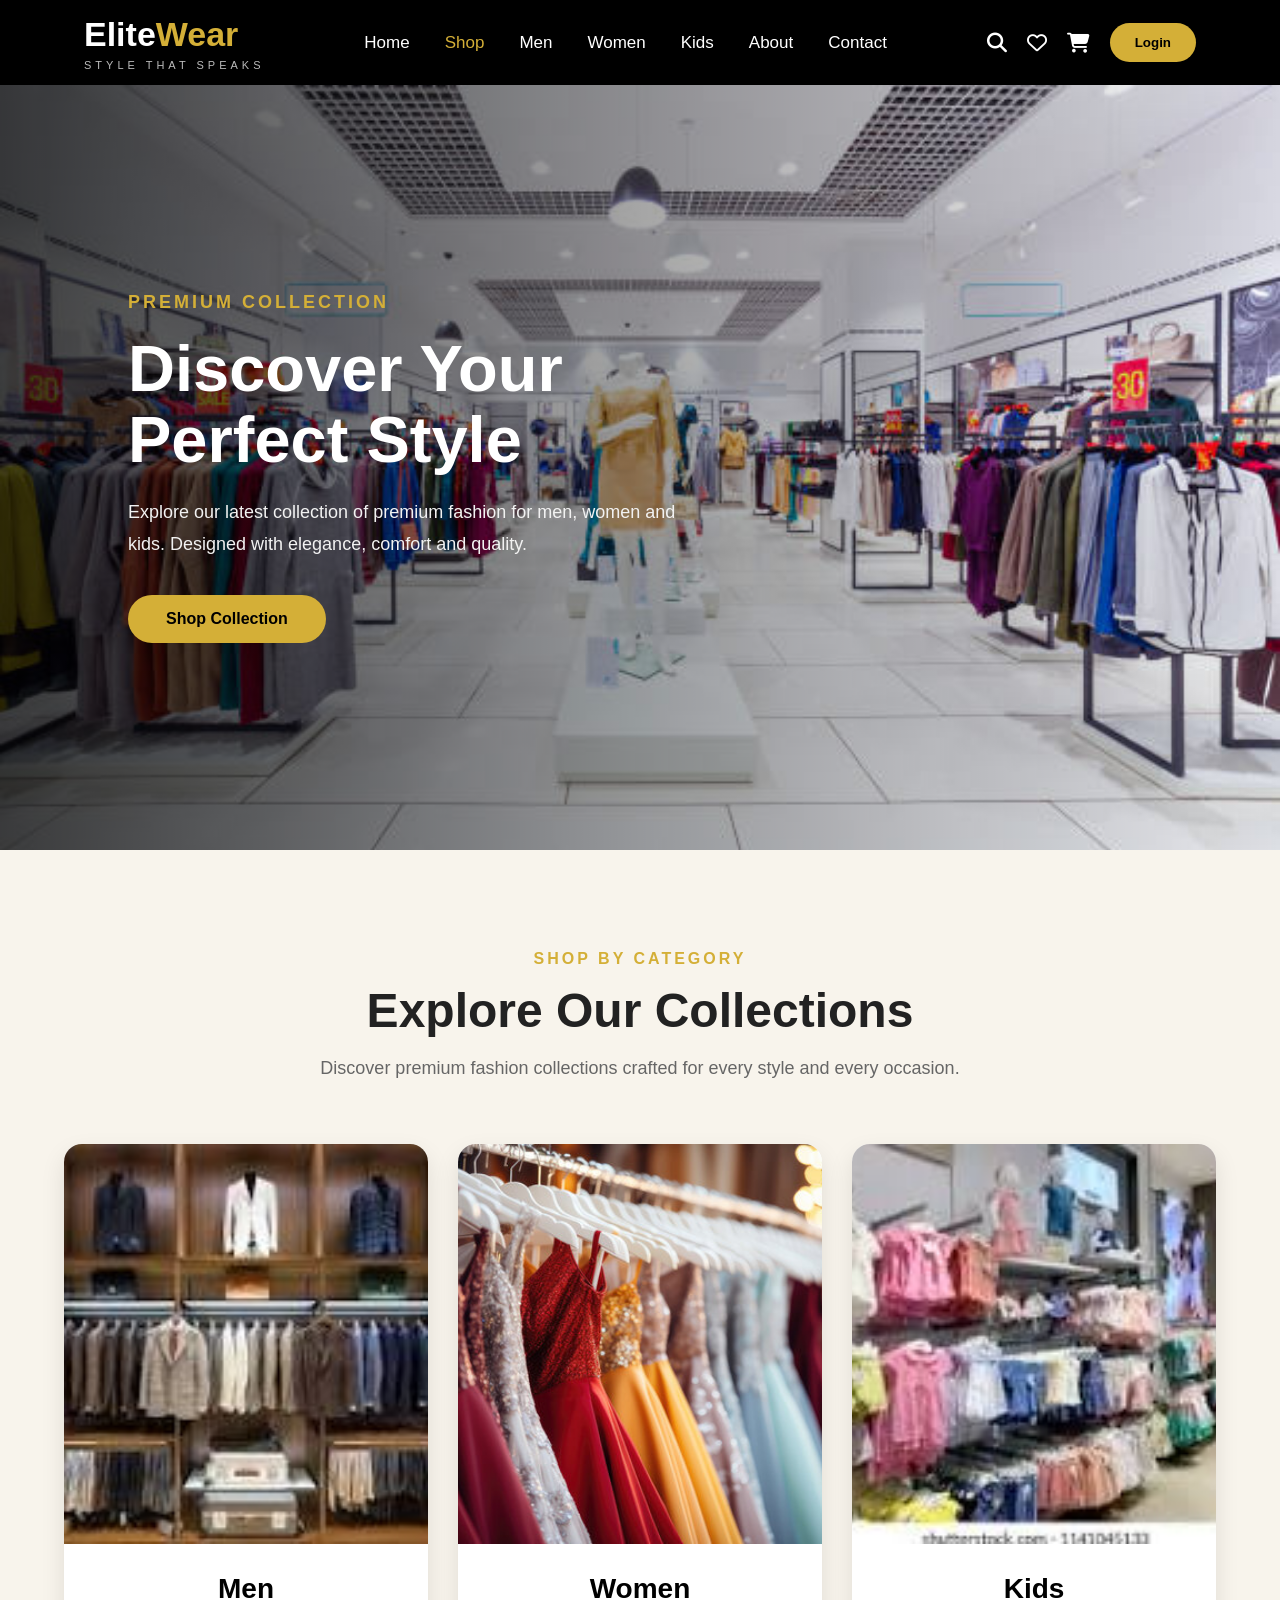
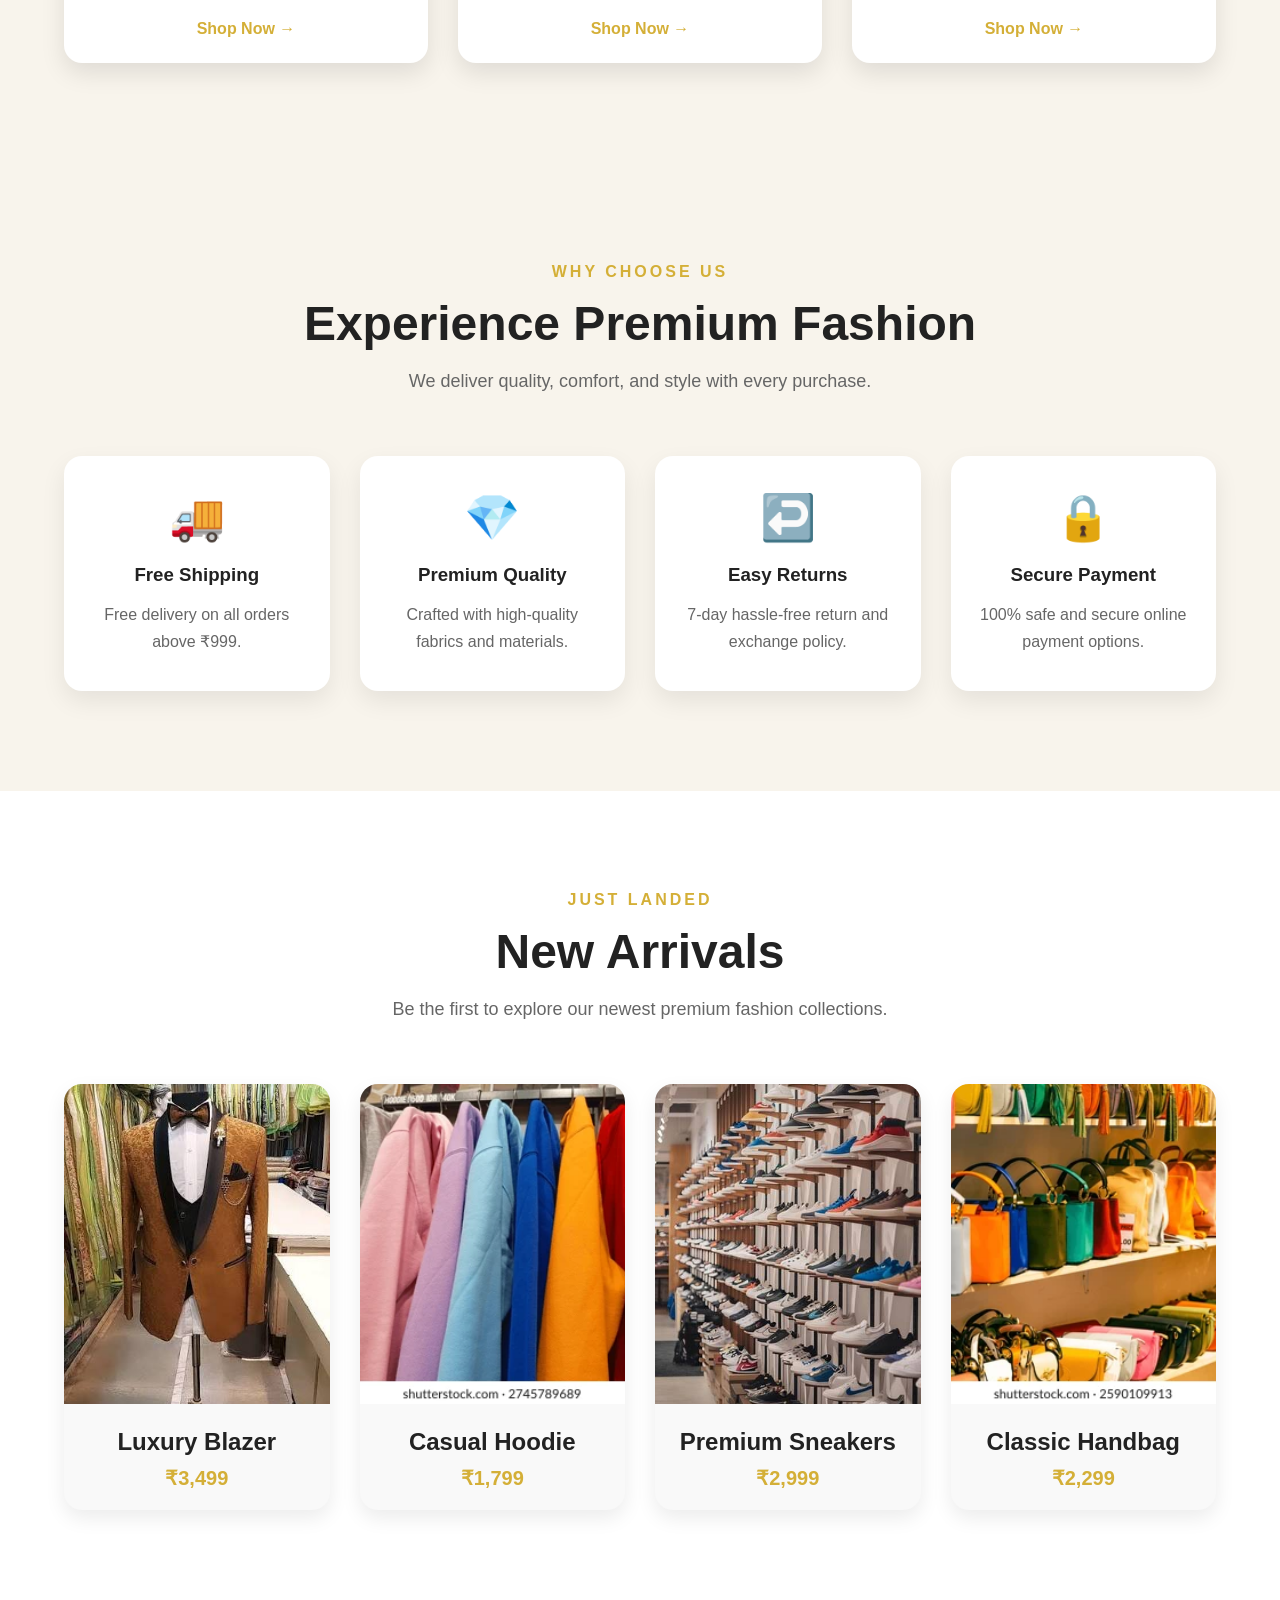
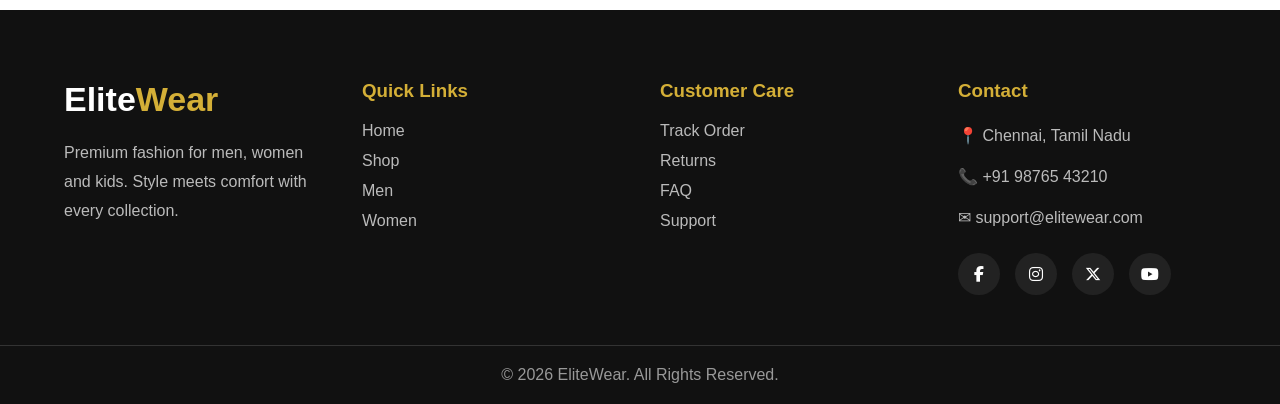
<file: shop.html>
<!DOCTYPE html>
<html lang="en">

<head>
    <meta charset="UTF-8">
    <meta name="viewport" content="width=device-width, initial-scale=1.0">

    <title>EliteWear</title>

    <link rel="stylesheet" href="shop.css">

    <!-- Font Awesome -->
    <link rel="stylesheet" href="https://cdnjs.cloudflare.com/ajax/libs/font-awesome/6.6.0/css/all.min.css">
</head>

<body>

    <!-- HEADER -->
    <header>
        <div class="container">


            <nav class="navbar">

                <div class="logo">
                    <h2>Elite<span>Wear</span></h2>
                    <p>STYLE THAT SPEAKS</p>
                </div>


                <ul class="nav-links">
                    <li><a href="index.html">Home</a></li>
                    <li><a href="shop.html" class="active">Shop</a></li>
                    <li><a href="men.html">Men</a></li>
                    <li><a href="women.html">Women</a></li>
                    <li><a href="kids.html">Kids</a></li>
                    <li><a href="about.html">About</a></li>
                    <li><a href="contact.html">Contact</a></li>
                </ul>

                <div class="nav-icons">
                    <i class="fa-solid fa-magnifying-glass"></i>
                    <i class="fa-regular fa-heart"></i>
                    <i class="fa-solid fa-cart-shopping"></i>

                    <button class="login-btn">Login</button>
                </div>
                <button class="menu-btn" onclick="toggleMenu()">
                    <i class="fa-solid fa-bars"></i>
                </button>

            </nav>

        </div>
    </header>
    <!-- Mobile Menu -->
    <div class="mobile-menu" id="mobileMenu">
        <a href="home.html">Home</a>
        <a href="shop.html">Shop</a>
        <a href="men.html">Men</a>
        <a href="women.html">Women</a>
        <a href="kids.html">Kids</a>
        <a href="about.html">About</a>
        <a href="contact.html">Contact</a>
        <a href="#">Login</a>
    </div>
    <!-- SHOP HERO SECTION -->

    <section class="shop-hero">

        <div class="shop-overlay"></div>

        <div class="shop-content">

            <span>PREMIUM COLLECTION</span>

            <h1>
                Discover Your <br>
                Perfect Style
            </h1>

            <p>
                Explore our latest collection of premium fashion for men,
                women and kids. Designed with elegance, comfort and quality.
            </p>

            <a href="#products" class="shop-btn">
                Shop Collection
            </a>

        </div>

    </section>
    <!-- ================= SHOP CATEGORIES ================= -->

    <section class="shop-categories" id="products">

        <div class="container">

            <div class="section-title">
                <span>SHOP BY CATEGORY</span>
                <h2>Explore Our Collections</h2>
                <p>
                    Discover premium fashion collections crafted for every style
                    and every occasion.
                </p>
            </div>

            <div class="category-grid">

                <div class="category-card">
                    <img src="image/shop-mens.jpg" alt="Men">
                    <div class="category-content">
                        <h3>Men</h3>
                        <a href="#">Shop Now →</a>
                    </div>
                </div>

                <div class="category-card">
                    <img src="image/shop-womens.jpg" alt="Women">
                    <div class="category-content">
                        <h3>Women</h3>
                        <a href="#">Shop Now →</a>
                    </div>
                </div>

                <div class="category-card">
                    <img src="image/shop-kids.jpg" alt="Kids">
                    <div class="category-content">
                        <h3>Kids</h3>
                        <a href="#">Shop Now →</a>
                    </div>
                </div>

            </div>

        </div>

    </section>
    <!-- ================= WHY CHOOSE ELITEWEAR ================= -->

    <section class="why-shop">

        <div class="container">

            <div class="section-title">
                <span>WHY CHOOSE US</span>
                <h2>Experience Premium Fashion</h2>
                <p>
                    We deliver quality, comfort, and style with every purchase.
                </p>
            </div>

            <div class="why-grid">

                <div class="why-card">
                    <div class="icon">🚚</div>
                    <h3>Free Shipping</h3>
                    <p>Free delivery on all orders above ₹999.</p>
                </div>

                <div class="why-card">
                    <div class="icon">💎</div>
                    <h3>Premium Quality</h3>
                    <p>Crafted with high-quality fabrics and materials.</p>
                </div>

                <div class="why-card">
                    <div class="icon">↩️</div>
                    <h3>Easy Returns</h3>
                    <p>7-day hassle-free return and exchange policy.</p>
                </div>

                <div class="why-card">
                    <div class="icon">🔒</div>
                    <h3>Secure Payment</h3>
                    <p>100% safe and secure online payment options.</p>
                </div>

            </div>

        </div>

    </section>
    <!-- ================= NEW ARRIVALS ================= -->

    <section class="new-arrivals">

        <div class="container">

            <div class="section-title">
                <span>JUST LANDED</span>
                <h2>New Arrivals</h2>
                <p>
                    Be the first to explore our newest premium fashion collections.
                </p>
            </div>

            <div class="arrival-grid">

                <div class="arrival-card">
                    <img src="image/shop-LuxuryBlazer.jpg" alt="">
                    <h3>Luxury Blazer</h3>
                    <p>₹3,499</p>
                </div>

                <div class="arrival-card">
                    <img src="image/shop-CasualHoodie.webp" alt="">
                    <h3>Casual Hoodie</h3>
                    <p>₹1,799</p>
                </div>

                <div class="arrival-card">
                    <img src="image/skop-PremiumSneakers.jpg" alt="">
                    <h3>Premium Sneakers</h3>
                    <p>₹2,999</p>
                </div>

                <div class="arrival-card">
                    <img src="image/shop-ClassicHandbag.webp" alt="">
                    <h3>Classic Handbag</h3>
                    <p>₹2,299</p>
                </div>

            </div>

        </div>

    </section>
    <!-- ================= SHOP FOOTER ================= -->

    <footer class="shop-footer">

        <div class="container footer-grid">

            <div class="footer-box">
                <h2>Elite<span>Wear</span></h2>
                <p>
                    Premium fashion for men, women and kids.
                    Style meets comfort with every collection.
                </p>
            </div>

            <div class="footer-box">
                <h3>Quick Links</h3>
                <ul>
                    <li><a href="#">Home</a></li>
                    <li><a href="#">Shop</a></li>
                    <li><a href="#">Men</a></li>
                    <li><a href="#">Women</a></li>
                </ul>
            </div>

            <div class="footer-box">
                <h3>Customer Care</h3>
                <ul>
                    <li><a href="#">Track Order</a></li>
                    <li><a href="#">Returns</a></li>
                    <li><a href="#">FAQ</a></li>
                    <li><a href="#">Support</a></li>
                </ul>
            </div>

            <div class="footer-box">
                <h3>Contact</h3>

                <p>📍 Chennai, Tamil Nadu</p>
                <p>📞 +91 98765 43210</p>
                <p>✉ support@elitewear.com</p>

                <div class="social-links">
                    <a href="#"><i class="fa-brands fa-facebook-f"></i></a>
                    <a href="#"><i class="fa-brands fa-instagram"></i></a>
                    <a href="#"><i class="fa-brands fa-x-twitter"></i></a>
                    <a href="#"><i class="fa-brands fa-youtube"></i></a>
                </div>

            </div>

        </div>

        <div class="footer-bottom">
            <p>© 2026 EliteWear. All Rights Reserved.</p>
        </div>

    </footer>
    <script>
        function toggleMenu() {
            document.getElementById("mobileMenu").classList.toggle("show");
        }
    </script>
</body>
</file>
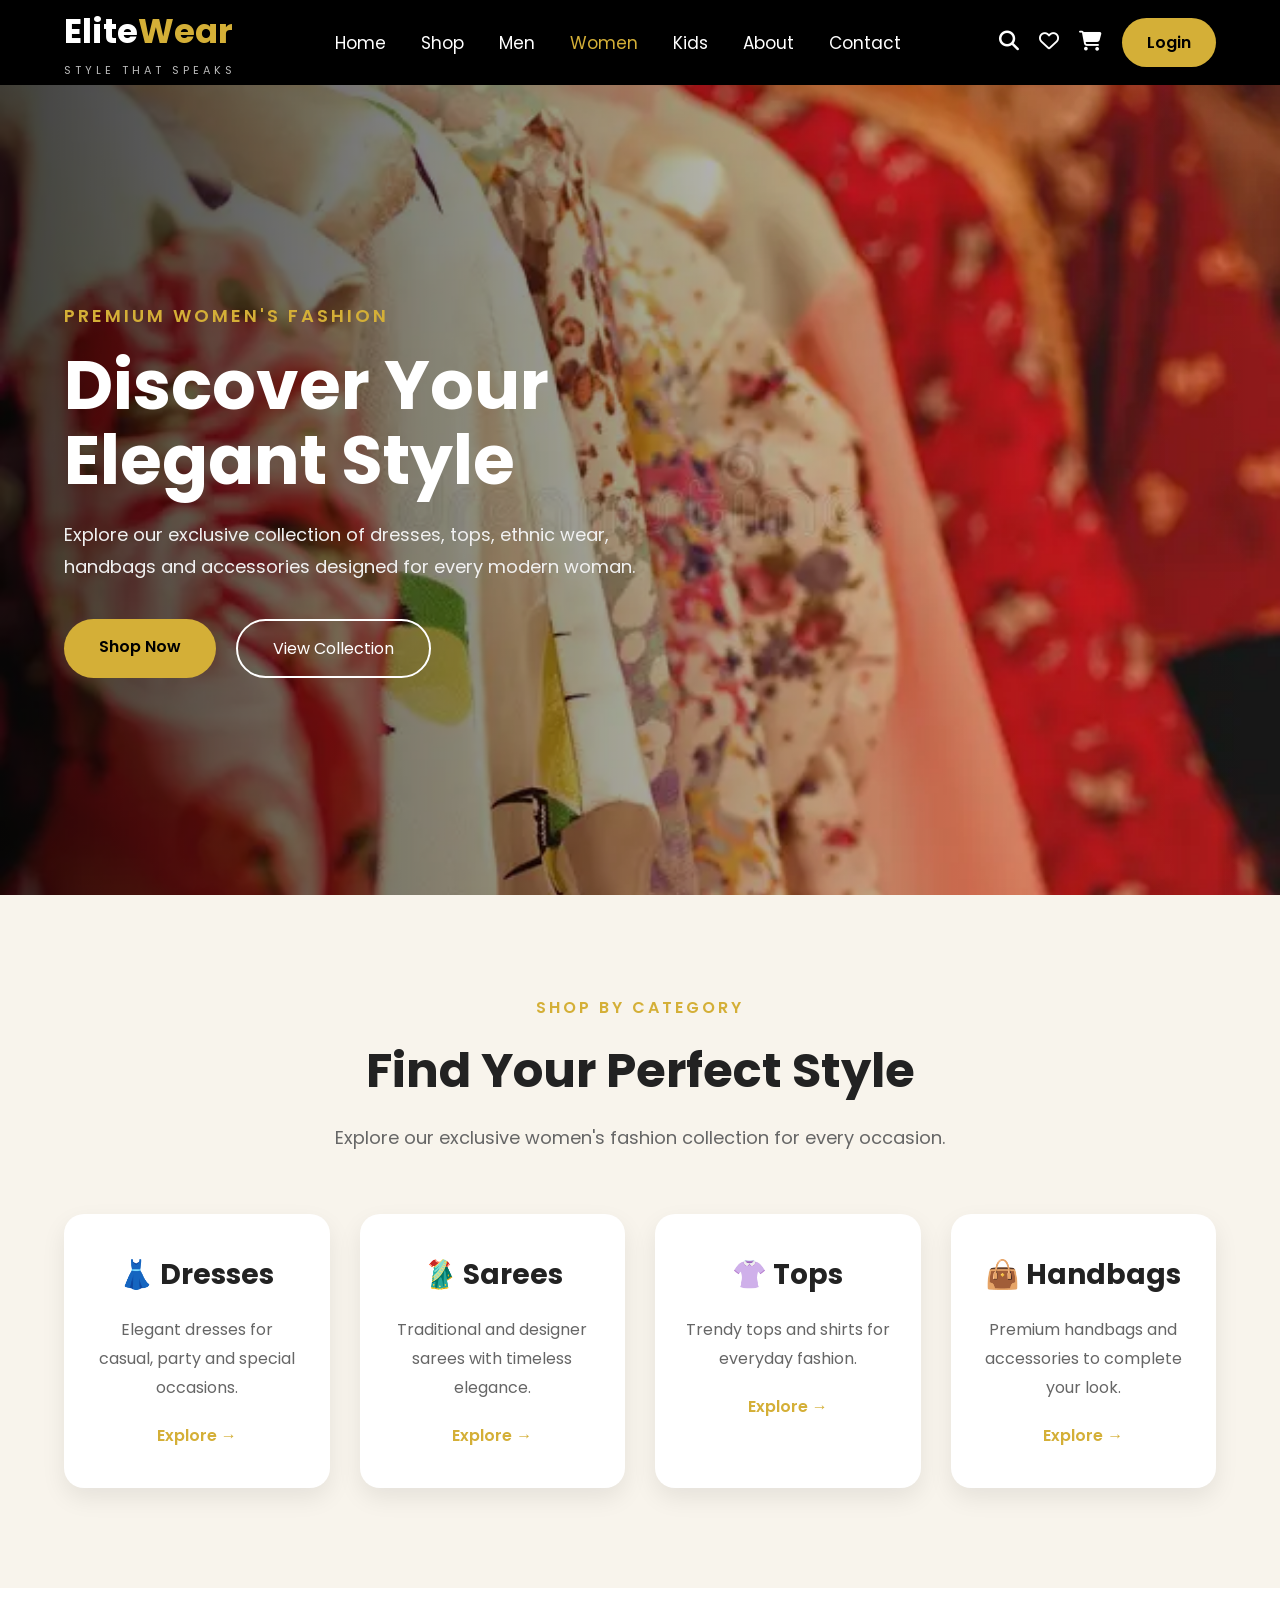
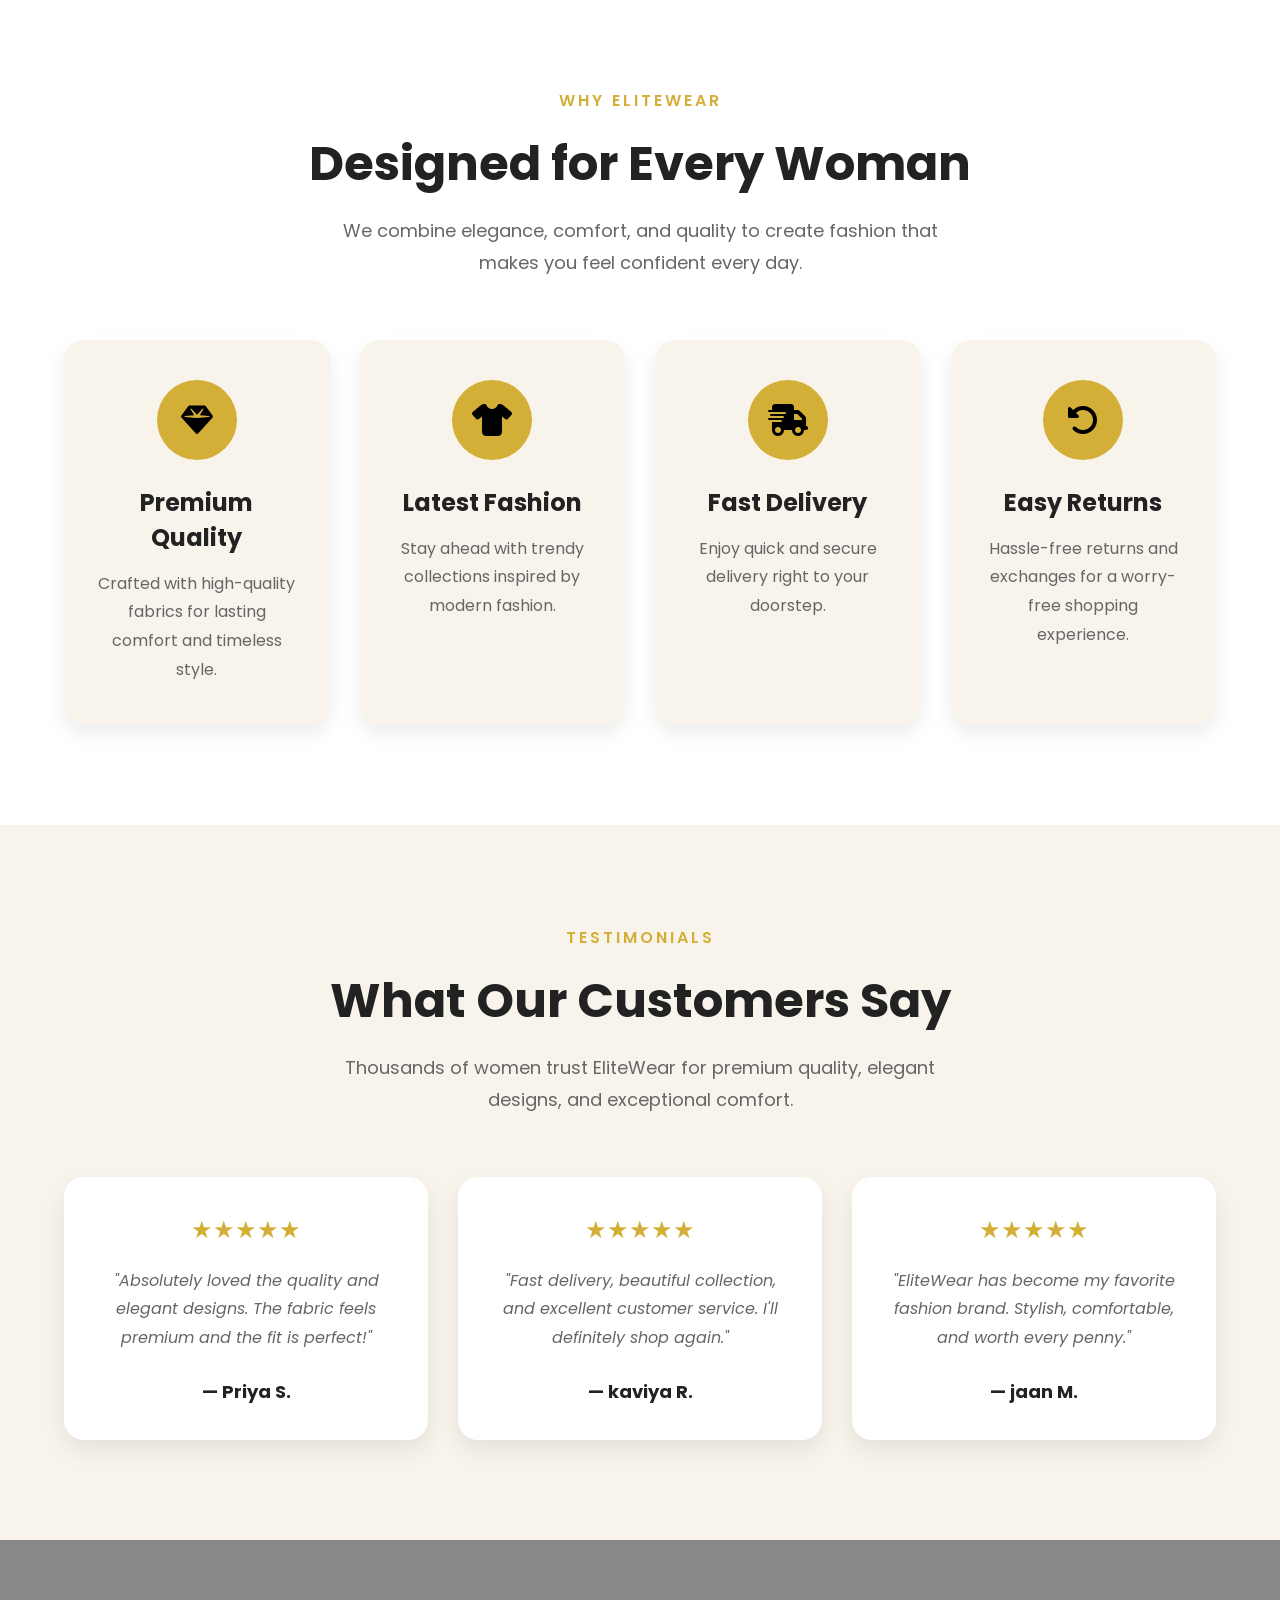
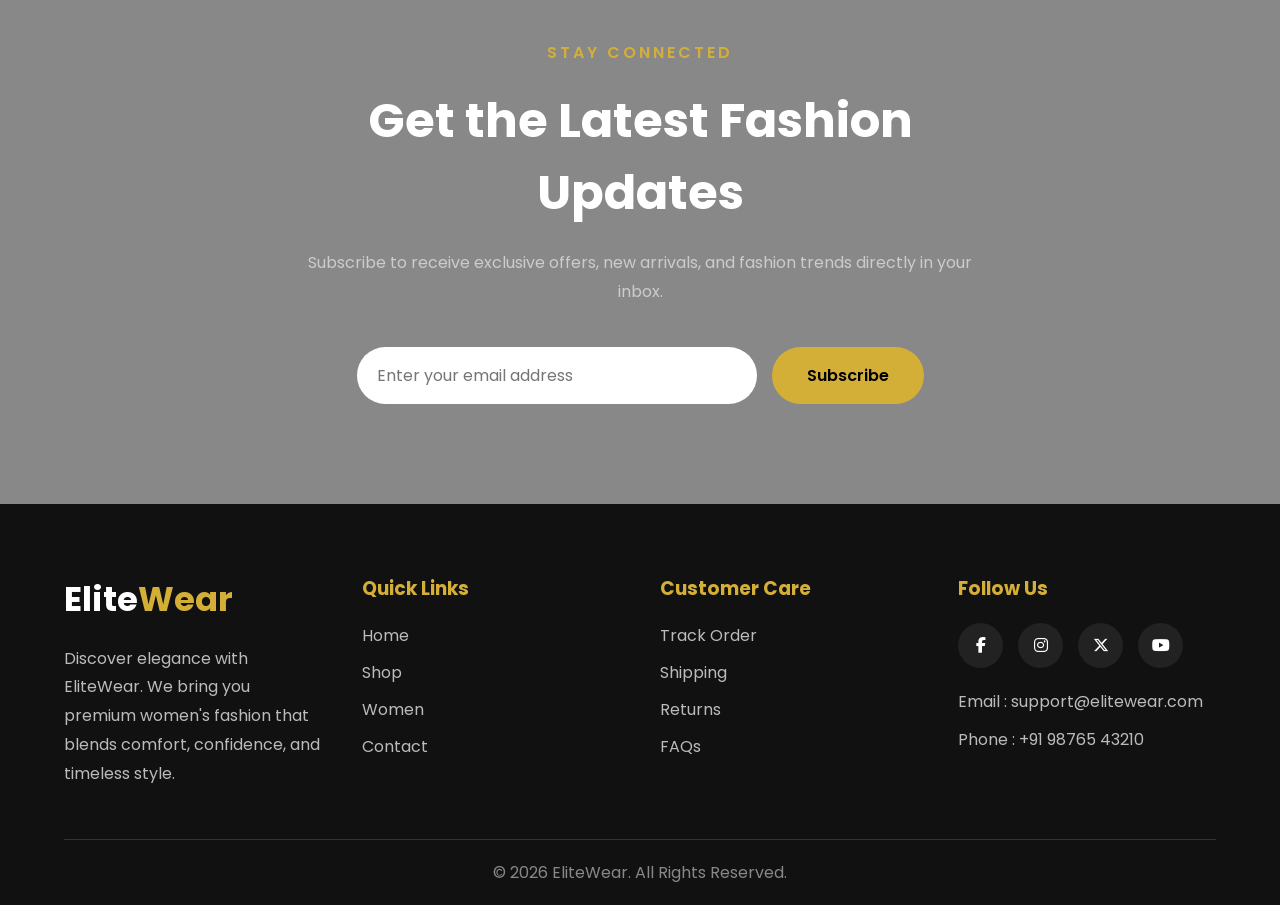
<file: women.html>
<!DOCTYPE html>
<html lang="en">

<head>

    <meta charset="UTF-8">

    <meta name="viewport" content="width=device-width, initial-scale=1.0">

    <title>EliteWear | Women</title>

    <link rel="stylesheet" href="women.css">

    <!-- Google Font -->
    <link href="https://fonts.googleapis.com/css2?family=Poppins:wght@300;400;500;600;700&display=swap"
        rel="stylesheet">

    <!-- Font Awesome -->
    <link rel="stylesheet" href="https://cdnjs.cloudflare.com/ajax/libs/font-awesome/6.7.2/css/all.min.css">

</head>

<body>

    <!-- ================= HEADER ================= -->

    <header>

        <div class="container">

            <nav class="navbar">

                <!-- Logo -->

                <div class="logo">

                    <a href="home.html" class="logo-link">

                        <h2>Elite<span>Wear</span></h2>

                        <p>STYLE THAT SPEAKS</p>

                    </a>

                </div>

                <!-- Navigation -->

                <ul class="nav-links">

                    <li><a href="home.html">Home</a></li>

                    <li><a href="shop.html">Shop</a></li>

                    <li><a href="men.html">Men</a></li>

                    <li><a href="women.html" class="active">Women</a></li>

                    <li><a href="kids.html">Kids</a></li>

                    <li><a href="about.html">About</a></li>

                    <li><a href="contact.html">Contact</a></li>

                </ul>

                <!-- Icons -->

                <div class="nav-icons">

                    <a href="#">
                        <i class="fa-solid fa-magnifying-glass"></i>
                    </a>

                    <a href="#">
                        <i class="fa-regular fa-heart"></i>
                    </a>

                    <a href="#">
                        <i class="fa-solid fa-cart-shopping"></i>
                    </a>

                    <a href="login.html" class="login-btn">
                        Login
                    </a>

                </div>
                <button class="menu-btn" onclick="toggleMenu()">
                    <i class="fa-solid fa-bars"></i>
                </button>

            </nav>

        </div>
        <!-- Mobile Menu -->
        <div class="mobile-menu" id="mobileMenu">

            <a href="index.html">Home</a>
            <a href="shop.html">Shop</a>
            <a href="men.html">Men</a>
            <a href="women.html">Women</a>
            <a href="kids.html">Kids</a>
            <a href="about.html">About</a>
            <a href="contact.html">Contact</a>
            <a href="login.html">Login</a>

        </div>
    </header>
    <!-- ================= WOMEN HERO SECTION ================= -->

    <section class="women-hero">

        <div class="hero-overlay"></div>

        <div class="container">

            <div class="hero-content">

                <span>PREMIUM WOMEN'S FASHION</span>

                <h1>
                    Discover Your <br>
                    Elegant Style
                </h1>

                <p>
                    Explore our exclusive collection of dresses, tops,
                    ethnic wear, handbags and accessories designed
                    for every modern woman.
                </p>

                <div class="hero-buttons">

                    <a href="#collection" class="shop-btn">
                        Shop Now
                    </a>

                    <a href="#trending" class="explore-btn">
                        View Collection
                    </a>

                </div>

            </div>

        </div>

    </section>
    <!-- ================= WOMEN CATEGORIES ================= -->

    <section class="women-categories" id="collection">

        <div class="container">

            <div class="section-title">

                <span>SHOP BY CATEGORY</span>

                <h2>Find Your Perfect Style</h2>

                <p>
                    Explore our exclusive women's fashion collection for every occasion.
                </p>

            </div>

            <div class="category-grid">

                <div class="category-card">
                    <h3>👗 Dresses</h3>
                    <p>Elegant dresses for casual, party and special occasions.</p>
                    <a href="#">Explore →</a>
                </div>

                <div class="category-card">
                    <h3>🥻 Sarees</h3>
                    <p>Traditional and designer sarees with timeless elegance.</p>
                    <a href="#">Explore →</a>
                </div>

                <div class="category-card">
                    <h3>👚 Tops</h3>
                    <p>Trendy tops and shirts for everyday fashion.</p>
                    <a href="#">Explore →</a>
                </div>

                <div class="category-card">
                    <h3>👜 Handbags</h3>
                    <p>Premium handbags and accessories to complete your look.</p>
                    <a href="#">Explore →</a>
                </div>

            </div>

        </div>

    </section>
    <!-- ================= WHY CHOOSE US ================= -->

    <section class="why-women">

        <div class="container">

            <div class="section-title">

                <span>WHY ELITEWEAR</span>

                <h2>Designed for Every Woman</h2>

                <p>
                    We combine elegance, comfort, and quality to create
                    fashion that makes you feel confident every day.
                </p>

            </div>

            <div class="why-grid">

                <div class="why-card">

                    <div class="why-icon">
                        <i class="fa-solid fa-gem"></i>
                    </div>

                    <h3>Premium Quality</h3>

                    <p>
                        Crafted with high-quality fabrics for lasting comfort
                        and timeless style.
                    </p>

                </div>

                <div class="why-card">

                    <div class="why-icon">
                        <i class="fa-solid fa-shirt"></i>
                    </div>

                    <h3>Latest Fashion</h3>

                    <p>
                        Stay ahead with trendy collections inspired by modern
                        fashion.
                    </p>

                </div>

                <div class="why-card">

                    <div class="why-icon">
                        <i class="fa-solid fa-truck-fast"></i>
                    </div>

                    <h3>Fast Delivery</h3>

                    <p>
                        Enjoy quick and secure delivery right to your doorstep.
                    </p>

                </div>

                <div class="why-card">

                    <div class="why-icon">
                        <i class="fa-solid fa-rotate-left"></i>
                    </div>

                    <h3>Easy Returns</h3>

                    <p>
                        Hassle-free returns and exchanges for a worry-free
                        shopping experience.
                    </p>

                </div>

            </div>

        </div>

    </section>
    <!-- ================= WOMEN TESTIMONIALS ================= -->

    <section class="women-testimonials">

        <div class="container">

            <div class="section-title">

                <span>TESTIMONIALS</span>

                <h2>What Our Customers Say</h2>

                <p>
                    Thousands of women trust EliteWear for premium quality,
                    elegant designs, and exceptional comfort.
                </p>

            </div>

            <div class="testimonial-grid">

                <div class="testimonial-card">

                    <div class="stars">
                        ★★★★★
                    </div>

                    <p>
                        "Absolutely loved the quality and elegant designs.
                        The fabric feels premium and the fit is perfect!"
                    </p>

                    <h4>— Priya S.</h4>

                </div>

                <div class="testimonial-card">

                    <div class="stars">
                        ★★★★★
                    </div>

                    <p>
                        "Fast delivery, beautiful collection, and excellent
                        customer service. I'll definitely shop again."
                    </p>

                    <h4>— kaviya R.</h4>

                </div>

                <div class="testimonial-card">

                    <div class="stars">
                        ★★★★★
                    </div>

                    <p>
                        "EliteWear has become my favorite fashion brand.
                        Stylish, comfortable, and worth every penny."
                    </p>

                    <h4>— jaan M.</h4>

                </div>

            </div>

        </div>

    </section>
    <!-- ================= NEWSLETTER ================= -->

    <section class="newsletter">

        <div class="container">

            <div class="newsletter-content">

                <span>STAY CONNECTED</span>

                <h2>Get the Latest Fashion Updates</h2>

                <p>
                    Subscribe to receive exclusive offers, new arrivals,
                    and fashion trends directly in your inbox.
                </p>

                <form class="newsletter-form">

                    <input type="email" placeholder="Enter your email address" required>

                    <button type="submit">
                        Subscribe
                    </button>

                </form>

            </div>

        </div>

    </section>
    <!-- ================= WOMEN FOOTER ================= -->

    <footer class="women-footer">

        <div class="container">

            <div class="footer-grid">

                <div class="footer-box">

                    <h2>Elite<span>Wear</span></h2>

                    <p>
                        Discover elegance with EliteWear. We bring you premium
                        women's fashion that blends comfort, confidence, and
                        timeless style.
                    </p>

                </div>

                <div class="footer-box">

                    <h3>Quick Links</h3>

                    <ul>
                        <li><a href="home.html">Home</a></li>
                        <li><a href="shop.html">Shop</a></li>
                        <li><a href="women.html">Women</a></li>
                        <li><a href="contact.html">Contact</a></li>
                    </ul>

                </div>

                <div class="footer-box">

                    <h3>Customer Care</h3>

                    <ul>
                        <li><a href="#">Track Order</a></li>
                        <li><a href="#">Shipping</a></li>
                        <li><a href="#">Returns</a></li>
                        <li><a href="#">FAQs</a></li>
                    </ul>

                </div>

                <div class="footer-box">

                    <h3>Follow Us</h3>

                    <div class="social-icons">

                        <a href="#"><i class="fa-brands fa-facebook-f"></i></a>

                        <a href="#"><i class="fa-brands fa-instagram"></i></a>

                        <a href="#"><i class="fa-brands fa-x-twitter"></i></a>

                        <a href="#"><i class="fa-brands fa-youtube"></i></a>

                    </div>

                    <p>Email : support@elitewear.com</p>

                    <p>Phone : +91 98765 43210</p>

                </div>

            </div>

            <div class="footer-bottom">

                <p>© 2026 EliteWear. All Rights Reserved.</p>

            </div>

        </div>

    </footer>
    <script>
        function toggleMenu() {
            document.getElementById("mobileMenu").classList.toggle("show");
        }
    </script>
</body>
</file>
<file: home.css>
* {
    margin: 0;
    padding: 0;
    box-sizing: border-box;
    font-family: 'Poppins', sans-serif;
}

body {
    background: #111;
}

.container {
    width: 90%;
    max-width: 1300px;
    margin: auto;
}

/* ===== NAVBAR ===== */

header {
    width: 100%;
    background: #000;
    position: sticky;
    top: 0;
    z-index: 1000;
}

.navbar {
    height: 85px;
    display: flex;
    justify-content: space-between;
    align-items: center;
}

.logo h2 {
    color: #fff;
    font-size: 34px;
}

.logo span {
    color: #d4af37;
}

.logo p {
    color: #bbb;
    font-size: 11px;
    letter-spacing: 4px;
    margin-top: 5px;
}

.nav-links {
    display: flex;
    gap: 35px;
    list-style: none;
}

.nav-links a {
    color: white;
    text-decoration: none;
    font-size: 17px;
}

.nav-links a:hover,
.nav-links .active {
    color: #d4af37;
}

.nav-icons {
    display: flex;
    align-items: center;
    gap: 20px;
}

.nav-icons i {
    color: white;
    font-size: 20px;
    cursor: pointer;
}

.login-btn {
    background: #d4af37;
    color: #000;
    padding: 12px 25px;
    border: none;
    border-radius: 30px;
    font-weight: 600;
    cursor: pointer;
}
.login-btn{
    background:#d4af37;
    color:#000;
    padding:12px 25px;
    border:none;
    border-radius:30px;
    font-weight:600;
    cursor:pointer;
}
.mobile-menu{
    display:none;
    position:absolute;
    top:85px;
    left:0;
    width:100%;
    background:#fff;
    box-shadow:0 5px 20px rgba(0,0,0,.2);
}

.mobile-menu a{
    display:block;
    padding:18px 20px;
    color:#000;
    text-decoration:none;
    border-bottom:1px solid #ddd;
}

.mobile-menu.show{
    display:block;
}

/* Top Bar starts here */
.top-bar{
    ...
}

/* ================= TOP BAR ================= */

.top-bar {
    width: 100%;
    height: 42px;
    background: #ea8131;
    color: black;

    display: flex;
    justify-content: center;
    align-items: center;
    gap: 80px;

    font-size: 14px;
    font-weight: 500;
}

.top-bar i {
    margin-right: 8px;
}

/* ================= HERO ================= */

.hero {

    width: 100%;
    min-height: 100vh;

    background: url("image/homebg.jpg");

    background-size: cover;
    background-position: center;
    background-repeat: no-repeat;

    display: flex;
    align-items: center;
}

.hero-content {

    width: 55%;

}

.sub-title {

    color: #d4af37;
    font-size: 18px;
    letter-spacing: 3px;
    font-weight: 600;

}

.hero-content h1 {

    color: #fff;
    font-size: 70px;
    line-height: 1.1;
    margin: 20px 0;

}

.hero-content h1 span {

    color: #d4af37;

}

.hero-content p {

    color: black;
    font-size: 18px;
    line-height: 32px;
    margin-bottom: 40px;

}

.hero-btns {

    display: flex;
    gap: 20px;

}

.shop-btn {

    background: #d4af37;
    color: #000;
    padding: 15px 35px;
    border-radius: 8px;
    text-decoration: none;
    font-weight: 600;

}

.collection-btn {

    border: 2px solid #d4af37;
    color: black;
    padding: 15px 35px;
    border-radius: 8px;
    text-decoration: none;

}

.about-content h2 {
    font-size: 55px;
    color: #111;
    margin-bottom: 30px;
    line-height: 1.2;
}

.about-content p {
    color: #555;
    font-size: 20px;
    line-height: 36px;
    margin-bottom: 50px;
}

/* ================= ABOUT ================= */

.about {
    background: #f8f4ec;
    padding: 100px 0;
}

.about-container {
    width: 90%;
    max-width: 1300px;
    margin: auto;

    display: flex;
    justify-content: space-between;
    align-items: center;
    gap: 80px;
}

.about-content {
    width: 50%;
}

.about-content h2 {
    font-size: 55px;
    color: #7b3f1d;
    margin-bottom: 30px;
    line-height: 1.2;
    font-family: serif;
}

.about-content p {
    color: #444;
    font-size: 20px;
    line-height: 38px;
    margin-bottom: 50px;
}

.about-stats {
    display: flex;
    gap: 80px;
}

.stat {
    border-left: 4px solid #b35a1f;
    padding-left: 20px;
}

.stat h3 {
    font-size: 38px;
    color: #7b3f1d;
}

.stat span {
    color: #444;
    font-size: 18px;
}

.about-images {
    width: 50%;
    display: flex;
    gap: 25px;
    align-items: center;
}

.about-images img {
    width: 48%;
    border-radius: 18px;
    box-shadow: 0 10px 30px rgba(0, 0, 0, .2);
}

.img2 {
    margin-top: 80px;
}

/*================ FEATURED COLLECTIONS ================*/

.products {
    padding: 100px 0;
    background: #f5d5ba;
}

.products .container {
    width: 90%;
    max-width: 1300px;
    margin: auto;
}

.products h2 {
    text-align: center;
    font-size: 48px;
    color: #222;
    margin-bottom: 15px;
}

.products p {
    text-align: center;
    color: #666;
    font-size: 18px;
    max-width: 700px;
    margin: 0 auto 60px;
    line-height: 30px;
}

.product-grid {
    display: flex;
    justify-content: space-between;
    gap: 30px;
    flex-wrap: wrap;
}

.product-card{
    width: 100%;
    background: #fff;
    border-radius: 18px;
    overflow: hidden;
    box-shadow: 0 10px 30px rgba(0,0,0,.1);
    transition: .4s;

    display: flex;
    flex-direction: column;
}

.product-card:hover {
    transform: translateY(-10px);
    box-shadow: 0 20px 40px rgba(0, 0, 0, .18);
}

.product-card img{
    width:100%;
    height:500px;
    object-fit:cover;
    display:block;
}

.product-content {
    padding: 25px;
}

.product-content h3 {
    font-size: 28px;
    color: #222;
    margin-bottom: 10px;
}

.category {
    display: inline-block;
    color: #d4af37;
    font-size: 14px;
    font-weight: 600;
    letter-spacing: 1px;
    margin-bottom: 15px;
}

.product-content p {
    text-align: left;
    color: #555;
    font-size: 16px;
    line-height: 28px;
    margin-bottom: 25px;
}

.price {
    display: inline-block;
    background: #d4af37;
    color: #000;
    padding: 10px 18px;
    border-radius: 8px;
    font-size: 18px;
    font-weight: 600;
}
.elite-dashboard {
    background-color:rgb(245, 233, 225);
}

.mug-dashboard {
    background: #fff4d8;
    padding: 120px 0;
}


.dashboard-container {
    width: 85%;
    max-width: 1300px;
    margin: auto;

    display: flex;
    align-items: center;
    justify-content: space-between;
    gap: 60px;
}
/* LEFT CONTENT */

.dashboard-content {
    width: 45%;
}
.badge {
    background: #9b420b;
    color: white;

    padding: 8px 18px;
    border-radius: 30px;

    font-size: 14px;
}
.dashboard-content h1 {

    font-family: Georgia, serif;

    font-size: 48px;
    font-weight: 500;

    color: #6b2d0c;

    margin: 35px 0 20px;
}
.dashboard-content p {

    font-size: 18px;

    line-height: 1.7;

    color: #344d6b;

}
.dashboard-content ul {

    margin: 30px 0;

    padding: 0;

    list-style: none;

}
.dashboard-content li {

    margin: 18px 0;

    color: #40556d;

    font-size: 17px;

}
.dashboard-content li::before {

    content: "●";

    color: #e98200;

    margin-right: 15px;

}
.dashboard-content button {

    background: #9b420b;

    color: white;

    border: none;

    padding: 16px 28px;

    border-radius: 8px;

    font-size: 16px;

    font-weight: bold;

}
/* RIGHT CARD */
.dashboard-card {

    background: white;

    width: 55%;

    padding: 30px;

    border-radius: 25px;

    box-shadow: 0 15px 35px rgba(0, 0, 0, 0.12);

}
.user-head {

    display: flex;

    justify-content: space-between;

    align-items: center;

    border-bottom: 1px solid #ddd;

    padding-bottom: 20px;

}
.profile {

    display: flex;

    gap: 15px;

    align-items: center;

}
.profile span {

    background: #b6530b;

    color: white;

    width: 45px;

    height: 45px;

    display: flex;

    justify-content: center;

    align-items: center;

    border-radius: 50%;

}
.profile h3 {

    margin: 0;

    color: #333;

}
.profile p {

    margin: 5px 0;

    color: #777;

}
.user-head label {

    background: #d8f8df;

    color: #008b4a;

    padding: 8px 18px;

    border-radius: 20px;

}
.stats {

    display: flex;

    gap: 20px;

    margin: 25px 0;

}
.stats div {

    flex: 1;

    background: #fff9ed;

    padding: 20px;

    text-align: center;

    border-radius: 12px;

}
.stats p {

    color: #718096;

    font-size: 13px;

}
.stats h2 {

    color: #a84b0a;

    margin: 10px 0;

}
.stats small {

    color: #777;

}
.green {

    color: #00a878 !important;

}
.dashboard-card h4 {

    color: #888;

    font-weight: 500;

}
.release {

    border-left: 4px solid #e98200;

    background: #fafafa;

    padding: 18px;

    display: flex;

    justify-content: space-between;

    align-items: center;

    border-radius: 10px;

}
.release h3 {

    margin: 0;

    color: #23395d;

}
.release p {

    color: #777;

}
.release button {

    background: #a94b08;

    color: white;

    border: none;

    padding: 12px 20px;

    border-radius: 7px;

}
/* TABLET */

@media(max-width:1000px) {

    .dashboard-container {

        flex-direction: column;

    }
    .dashboard-content,
    .dashboard-card {

        width: 100%;

    }

}
/* MOBILE */

@media(max-width:600px) {

    .dashboard-content h1 {

        font-size: 35px;

    }
    .stats {

        flex-direction: column;

    }
    .release {

        flex-direction: column;

        gap: 20px;

    }
}
.elite-events{

    background:#f5f4f1;
    padding:80px 0;

}


.events-header{

    text-align:center;
    max-width:800px;
    margin:auto;

}


.events-header h1{

    font-size:48px;
    font-family:serif;
    color:#6b2d0c;
    margin-bottom:20px;

}


.events-header p{

    font-size:18px;
    color:#425466;
    line-height:1.6;

}



.events-container{

    width:85%;
    margin:70px auto;
    display:flex;
    gap:35px;

}



.event-card{

    flex:1;
    display:flex;
    background:white;
    border-radius:15px;
    overflow:hidden;
    box-shadow:0 5px 20px rgba(0,0,0,0.12);

}



.event-card img{

    width:400px;
    height:370px;
    object-fit:cover;

}



.event-content{

    padding:30px;

}



.event-content span{

    color:#b45309;
    font-size:14px;
    font-weight:bold;

}



.event-content h2{

    font-size:25px;
    font-family:serif;
    color:#222;
    margin:15px 0;

}



.event-content p{

    color:#52606d;
    line-height:1.5;

}



.event-content a{

    display:inline-block;
    margin-top:35px;
    color:#a34b0c;
    font-weight:bold;
    text-decoration:none;

}



.event-content button{

    margin-top:25px;
    background:#e7fff5;
    color:#0b8f5a;
    border:none;
    padding:8px 15px;
    border-radius:5px;

}
@media(max-width:768px){

.events-container{

    flex-direction:column;
    width:90%;

}


.event-card{

    flex-direction:column;

}


.event-card img{

    width:100%;
    height:220px;

}


.events-header h1{

    font-size:35px;

}

}
.elite-gallery{
    padding:90px 8%;
    background:#faf7f0;
    position:relative;
}


.gallery-header span{
    color:#b45a18;
    letter-spacing:4px;
    font-size:14px;
    font-weight:bold;
}


.gallery-header h1{
    font-family:Georgia,serif;
    font-size:45px;
    color:#3b2515;
    margin:15px 0;
}


.gallery-header p{
    color:#777;
    font-size:18px;
}



.follow-btn{

    position:absolute;
    right:9%;
    top:120px;

    background:#b45a18;
    color:white;

    border:none;
    padding:15px 28px;

    border-radius:30px;
    font-size:16px;
    font-weight:bold;

    cursor:pointer;
}



.gallery-container{

    margin-top:50px;

    display:grid;
    grid-template-columns:repeat(4,1fr);

    gap:18px;

}



.gallery-card{

    height:330px;
    overflow:hidden;
    border-radius:15px;
    position:relative;

}



.gallery-card img{

    width: 100%;
    height: 120%;

    object-fit:cover;

    transition:.4s;

}



.gallery-card:hover img{

    transform:scale(1.08);

}



.overlay{

    position:absolute;

    bottom:15px;
    left:15px;

    color:white;

    font-size:16px;

}



/* Tablet */

@media(max-width:1024px){

.gallery-container{

grid-template-columns:repeat(2,1fr);

}

.follow-btn{

position:static;
margin-top:25px;

}

}



/* Mobile */

@media(max-width:600px){

.gallery-header h1{

font-size:32px;

}


.gallery-container{

grid-template-columns:1fr;

}


.gallery-card{

height:280px;

}

}
.elite-philosophy{

    padding:90px 8%;
    background:#faf7f0;

}


.philosophy-header{

    text-align:center;

}


.philosophy-header span{

    color:#b45a18;
    letter-spacing:5px;
    font-size:14px;

}



.philosophy-header h1{

    font-family:Georgia,serif;
    font-size:45px;
    color:#3b2515;
    margin:20px 0;

}



.philosophy-header p{

    max-width:750px;
    margin:auto;
    color:#666;
    font-size:17px;
    line-height:1.6;

}



.philosophy-container{

    display:grid;
    grid-template-columns:repeat(4,1fr);
    gap:25px;
    margin-top:60px;

}



.philosophy-card{

    background:white;

    padding:45px 25px;

    text-align:center;

    border-radius:15px;

    border:1px solid #eee;

    transition:.3s;

}



.philosophy-card:hover,
.philosophy-card.active{

    border-color:#d69b45;

    transform:translateY(-8px);

}



.icon{

    width:60px;
    height:60px;

    margin:auto;
    margin-bottom:25px;

    background:#fff1d6;

    border-radius:50%;

    display:flex;
    align-items:center;
    justify-content:center;

    color:#c27616;

    font-size:28px;

}



.philosophy-card h3{

    font-family:Georgia,serif;

    font-size:20px;

    color:#3b2515;

}



.philosophy-card p{

    color:#666;

    line-height:1.6;

}



/* Tablet */

@media(max-width:1024px){

.philosophy-container{

grid-template-columns:repeat(2,1fr);

}

}



/* Mobile */

@media(max-width:600px){

.philosophy-container{

grid-template-columns:1fr;

}


.philosophy-header h1{

font-size:32px;

}

}
.elite-footer{

    background:#fff;
    border-top:2px solid #c8893d;
    padding:70px 10% 25px;

    font-family:'Poppins',sans-serif;

}


.footer-container{

    display:grid;
    grid-template-columns:2fr 1fr 1fr 1.3fr;
    gap:50px;

}



.footer-brand{

    color:#666;

}


.logo-box{

    width:45px;
    height:45px;

    background:#8b4513;
    color:white;

    display:flex;
    align-items:center;
    justify-content:center;

    border-radius:12px;

    font-size:25px;
    font-weight:bold;

    float:left;
    margin-right:15px;

}



.footer-brand h2{

    margin:0;
    color:#a0522d;

    font-family:serif;
    font-size:28px;

}


.footer-brand span{

    color:#aaa;
    font-size:13px;
    letter-spacing:2px;

}


.footer-brand p{

    margin-top:35px;
    line-height:1.7;
    font-size:16px;

}



.social-icons{

    display:flex;
    gap:15px;
    margin-top:25px;

}


.social-icons i{

    width:38px;
    height:38px;

    border-radius:10px;

    background:#eee;

    display:flex;
    align-items:center;
    justify-content:center;

    font-style:normal;

}



.footer-links h3,
.footer-contact h3{

    color:#b06b25;

    font-size:15px;
    letter-spacing:1px;

}



.footer-links a{

    display:block;

    margin:18px 0;

    color:#777;

    cursor:pointer;

}



.footer-contact p{

    color:#777;
    line-height:1.8;

}



.footer-bottom{

    margin-top:50px;

    border-top:1px solid #ddd;

    padding-top:25px;

    display:flex;

    justify-content:space-between;

    color:#777;

}



.footer-bottom a{

    margin-left:30px;

}





/* Tablet */

@media(max-width:900px){

.footer-container{

grid-template-columns:1fr 1fr;

}

}



/* Mobile */

@media(max-width:600px){


.footer-container{

grid-template-columns:1fr;

}


.footer-bottom{

flex-direction:column;
gap:20px;

}


.footer-bottom a{

margin:10px;

}


}
/* ================================================= */
/*                DESKTOP VIEW                       */
/*              Above 1025px                         */
/* ================================================= */

@media (min-width:1025px){

    .menu-icon{
        display:none;
    }

    .navbar{
        padding:0 20px;
    }

    .hero-content{
        width:55%;
    }

    .about-container{
        flex-direction:row;
    }

    .about-content,
    .about-images{
        width:50%;
    }


    .product-grid{
        display:grid;
        grid-template-columns:repeat(3,1fr);
    }


    .dashboard-container{
        flex-direction:row;
    }


    .events-container{
        flex-direction:row;
    }


    .gallery-container{
        grid-template-columns:repeat(4,1fr);
    }


    .philosophy-container{
        grid-template-columns:repeat(4,1fr);
    }


    .footer-container{
        grid-template-columns:2fr 1fr 1fr 1.3fr;
    }

}



/* ================================================= */
/*                TABLET VIEW                        */
/*              769px - 1024px                       */
/* ================================================= */

@media (max-width:1024px){


    /* Navbar */

    .navbar{
        padding:0 25px;
    }


    .nav-links{
        gap:15px;
    }


    .nav-links a{
        font-size:14px;
    }


    .nav-icons i{
        display:none;
    }


    .login-btn{
        padding:10px 18px;
    }



    /* Hero */

    .hero{
        min-height:80vh;
    }


    .hero-content{
        width:80%;
    }


    .hero-content h1{
        font-size:50px;
    }



    /* About */

    .about-container{
        flex-direction:column;
        gap:40px;
    }


    .about-content,
    .about-images{
        width:100%;
    }


    .about-content h2{
        font-size:42px;
    }


    .about-stats{
        gap:40px;
    }



    /* Products */

    .product-grid{
        display:grid;
        grid-template-columns:repeat(2,1fr);
    }


    .product-card{
        width:100%;
    }


    .product-card img{
        height:400px;
    }



    /* Dashboard */

    .dashboard-container{
        flex-direction:column;
    }


    .dashboard-content,
    .dashboard-card{
        width:100%;
    }



    /* Events */

    .events-container{
        flex-direction:column;
    }


    .event-card{
        flex-direction:column;
    }


    .event-card img{
        width:100%;
    }



    /* Gallery */

    .gallery-container{
        grid-template-columns:repeat(2,1fr);
    }



    /* Philosophy */

    .philosophy-container{
        grid-template-columns:repeat(2,1fr);
    }



    /* Footer */

    .footer-container{
        grid-template-columns:repeat(2,1fr);
    }

}




/* ================================================= */
/*                MOBILE VIEW                        */
/*              Below 768px                          */
/* ================================================= */

@media(max-width:768px){


    /* Navbar */


    .navbar{
        height:auto;
        padding:15px;
    }


    .logo h2{
        font-size:25px;
    }


    .logo p{
        font-size:8px;
    }


    .nav-links{
        display:none;
    }


    .nav-icons i{
        display:none;
    }


    .login-btn{
        padding:8px 15px;
        font-size:12px;
    }



    /* Top Bar */

    .top-bar{
        height:auto;
        flex-direction:column;
        gap:10px;
        padding:15px;
        text-align:center;
    }



    /* Hero */


    .hero{
        min-height:auto;
        padding:80px 0;
    }


    .hero-content{
        width:100%;
        text-align:center;
    }


    .hero-content h1{
        font-size:36px;
    }


    .hero-content p{
        font-size:15px;
        line-height:25px;
    }


    .hero-btns{
        flex-direction:column;
        align-items:center;
    }


    .shop-btn,
    .collection-btn{
        width:90%;
        text-align:center;
    }



    /* About */


    .about{
        padding:60px 0;
    }


    .about-content h2{
        font-size:32px;
    }


    .about-content p{
        font-size:16px;
        line-height:28px;
    }


    .about-images{
        flex-direction:column;
    }


    .about-images img{
        width:100%;
    }


    .img2{
        margin-top:0;
    }


    .about-stats{
        flex-direction:column;
    }



    /* Products */


    .products{
        padding:60px 0;
    }


    .products h2{
        font-size:32px;
    }


    .product-grid{
        grid-template-columns:1fr;
    }


    .product-card img{
        height:350px;
    }



    /* Dashboard */


    .dashboard-card{
        padding:20px;
    }


    .stats{
        flex-direction:column;
    }



    /* Events */


    .events-header h1{
        font-size:30px;
    }


    .event-content h2{
        font-size:22px;
    }



    /* Gallery */


    .gallery-container{
        grid-template-columns:1fr;
    }


    .gallery-header h1{
        font-size:32px;
    }



    /* Philosophy */


    .philosophy-container{
        grid-template-columns:1fr;
    }



    /* Footer */


    .footer-container{
        grid-template-columns:1fr;
        text-align:center;
    }


    .footer-bottom{
        flex-direction:column;
        text-align:center;
    }


}
.menu-btn{
    display: none;
    background: none;
    border: none;
    color: white;
    font-size: 28px;
    cursor: pointer;
}

@media(max-width:768px){
    .menu-btn{
        display: block;
    }
}
@media (max-width:768px){

    .navbar{
        display:flex;
        justify-content:space-between;
        align-items:center;
    }

    .menu-btn{
        display:block;
        order:3;
    }

    .nav-links{
        display:none;
    }

    .nav-icons{
        display:none;
    }
}
@media (max-width:768px){

    .nav-links,
    .nav-icons{
        display:none;
    }

    .nav-links.active,
    .nav-icons.active{
        display:flex;
        flex-direction:column;
        width:100%;
        gap:15px;
        background:#111;
        padding:20px;
        text-align:center;
    }

    .menu-btn{
        display:block;
    }
}
.menu-btn{
    display:none;
    background:none;
    border:none;
    color:#fff;
    font-size:30px;
    cursor:pointer;
}

.mobile-menu{
    display:none;
    background:#111;
}

.mobile-menu.show{
    display:block;
}

.mobile-menu a{
    display:block;
    padding:15px 20px;
    color:#fff;
    text-decoration:none;
    border-bottom:1px solid #333;
}

.mobile-menu a:hover{
    background:#d4af37;
    color:#000;
}

@media(max-width:768px){

    .nav-links,
    .nav-icons{
        display:none;
    }

    .menu-btn{
        display:block;
    }

}
</file>
<file: about.css>
* {
    margin: 0;
    padding: 0;
    box-sizing: border-box;
    font-family: 'Poppins', sans-serif;
}

body {
    background: #111;
}

.container {
    width: 90%;
    max-width: 1300px;
    margin: auto;
}

/* ================= NAVBAR ================= */

header {
    width: 100%;
    background: #000;
    position: sticky;
    top: 0;
    z-index: 1000;
}

.navbar {
    height: 85px;
    display: flex;
    justify-content: space-between;
    align-items: center;
}

.logo-link {
    text-decoration: none;
}

.logo h2 {
    color: #fff;
    font-size: 34px;
}

.logo span {
    color: #d4af37;
}

.logo p {
    color: #bbb;
    font-size: 11px;
    letter-spacing: 4px;
    margin-top: 5px;
}

.nav-links {
    display: flex;
    list-style: none;
    gap: 35px;
}

.nav-links a {
    color: #fff;
    text-decoration: none;
    font-size: 17px;
    transition: .3s;
}

.nav-links a:hover,
.nav-links a.active {
    color: #d4af37;
}

.nav-icons {
    display: flex;
    align-items: center;
    gap: 20px;
}

.nav-icons a {
    color: #fff;
    text-decoration: none;
}

.nav-icons i {
    font-size: 20px;
    transition: .3s;
}

.nav-icons i:hover {
    color: #d4af37;
}

.login-btn {
    background: #d4af37;
    color: #000 !important;
    padding: 12px 25px;
    border-radius: 30px;
    font-weight: 600;
    transition: .3s;
}

.login-btn:hover {
    background: #fff;
    color: #000 !important;
}

/* ================= ABOUT HERO ================= */

.about-hero {
    position: relative;
    width: 100%;
    height: 90vh;
    background: url("image/about-banner.avif") center/cover no-repeat;
    display: flex;
    align-items: center;
}

.hero-overlay {
    position: absolute;
    inset: 0;
    background: linear-gradient(to right,
            rgba(0, 0, 0, .75),
            rgba(0, 0, 0, .35),
            transparent);
}

.hero-content {
    position: relative;
    z-index: 2;
    max-width: 650px;
    color: #fff;
}

.hero-content span {
    color: #d4af37;
    font-size: 18px;
    font-weight: 600;
    letter-spacing: 3px;
}

.hero-content h1 {
    font-size: 68px;
    line-height: 1.1;
    margin: 20px 0;
}

.hero-content p {
    font-size: 18px;
    line-height: 1.8;
    color: #f1f1f1;
    margin-bottom: 35px;
}

.hero-buttons {
    display: flex;
    gap: 20px;
}

.shop-btn {
    background: #d4af37;
    color: #000;
    text-decoration: none;
    padding: 15px 35px;
    border-radius: 40px;
    font-weight: 600;
    transition: .3s;
}

.shop-btn:hover {
    background: #fff;
}

.explore-btn {
    border: 2px solid #fff;
    color: #fff;
    text-decoration: none;
    padding: 15px 35px;
    border-radius: 40px;
    transition: .3s;
}

.explore-btn:hover {
    background: #fff;
    color: #000;
}

@media(max-width:768px) {

    .about-hero {
        height: 75vh;
    }

    .hero-content h1 {
        font-size: 42px;
    }

    .hero-content p {
        font-size: 16px;
    }

    .hero-buttons {
        flex-direction: column;
    }

}

/* ================= OUR STORY ================= */

.our-story {
    padding: 100px 0;
    background: #f8f4ec;
}

.story-content {
    display: grid;
    grid-template-columns: 1fr 1fr;
    gap: 60px;
    align-items: center;
}

.story-text span {
    color: #d4af37;
    font-size: 16px;
    font-weight: 600;
    letter-spacing: 3px;
}

.story-text h2 {
    font-size: 48px;
    color: #222;
    margin: 20px 0;
}

.story-text p {
    color: #666;
    font-size: 17px;
    line-height: 1.9;
    margin-bottom: 20px;
}

.story-btn {
    display: inline-block;
    margin-top: 20px;
    padding: 15px 35px;
    background: #d4af37;
    color: #000;
    text-decoration: none;
    border-radius: 40px;
    font-weight: 600;
    transition: .3s;
}

.story-btn:hover {
    background: #000;
    color: #fff;
}

.story-image img {
    width: 100%;
    border-radius: 20px;
    box-shadow: 0 10px 25px rgba(0, 0, 0, .15);
}

@media(max-width:768px) {

    .story-content {
        grid-template-columns: 1fr;
    }

    .story-text h2 {
        font-size: 36px;
    }

}

/* ================= MISSION & VISION ================= */

.mission-vision {
    padding: 100px 0;
    background: #ffffff;
}

.mission-grid {
    display: grid;
    grid-template-columns: repeat(3, 1fr);
    gap: 30px;
    margin-top: 60px;
}

.mission-card {
    background: #f8f4ec;
    padding: 40px 30px;
    text-align: center;
    border-radius: 20px;
    box-shadow: 0 10px 25px rgba(0, 0, 0, .08);
    transition: .3s;
}

.mission-card:hover {
    transform: translateY(-10px);
}

.mission-card i {
    font-size: 50px;
    color: #d4af37;
    margin-bottom: 20px;
}

.mission-card h3 {
    color: #222;
    font-size: 28px;
    margin-bottom: 15px;
}

.mission-card p {
    color: #666;
    line-height: 1.8;
}

@media(max-width:768px) {

    .mission-grid {
        grid-template-columns: 1fr;
    }

}

/* ================= WHY ELITEWEAR ================= */

.why-elitewear {
    padding: 100px 0;
    background: #f8f4ec;
}

.features-grid {
    display: grid;
    grid-template-columns: repeat(4, 1fr);
    gap: 30px;
    margin-top: 60px;
}

.feature-card {
    background: #fff;
    padding: 40px 30px;
    text-align: center;
    border-radius: 20px;
    box-shadow: 0 10px 25px rgba(0, 0, 0, .08);
    transition: .3s;
}

.feature-card:hover {
    transform: translateY(-10px);
}

.feature-card i {
    font-size: 50px;
    color: #d4af37;
    margin-bottom: 20px;
}

.feature-card h3 {
    font-size: 24px;
    color: #222;
    margin-bottom: 15px;
}

.feature-card p {
    color: #666;
    line-height: 1.8;
}

@media(max-width:768px) {

    .features-grid {
        grid-template-columns: 1fr;
    }

}

/* ================= OUR TEAM ================= */

.our-team {
    padding: 100px 0;
    background: #ffffff;
}

.team-grid {
    display: grid;
    grid-template-columns: repeat(4, 1fr);
    gap: 30px;
    margin-top: 60px;
}

.team-card {
    background: #f8f4ec;
    padding: 40px 30px;
    text-align: center;
    border-radius: 20px;
    box-shadow: 0 10px 25px rgba(0, 0, 0, .08);
    transition: .3s;
}

.team-card:hover {
    transform: translateY(-10px);
}

.team-icon {
    width: 90px;
    height: 90px;
    margin: auto;
    background: #d4af37;
    color: #000;
    border-radius: 50%;
    display: flex;
    justify-content: center;
    align-items: center;
    font-size: 38px;
    margin-bottom: 25px;
}

.team-card h3 {
    font-size: 24px;
    color: #222;
}

.team-card h4 {
    color: #d4af37;
    margin: 10px 0 15px;
    font-size: 17px;
}

.team-card p {
    color: #666;
    line-height: 1.8;
}

@media(max-width:768px) {

    .team-grid {
        grid-template-columns: 1fr;
    }

}

.kids-footer {
    background: #111;
    color: #fff;
    padding: 70px 0 20px;
}

.footer-grid {
    display: grid;
    grid-template-columns: repeat(4, 1fr);
    gap: 40px;
}

.footer-box h2 {
    font-size: 34px;
    margin-bottom: 20px;
}

.footer-box h2 span {
    color: #d4af37;
}

.footer-box h3 {
    color: #d4af37;
    margin-bottom: 20px;
}

.footer-box p {
    color: #bbb;
    line-height: 1.8;
    margin-top: 10px;
}

.footer-box ul {
    list-style: none;
}

.footer-box ul li {
    margin-bottom: 12px;
}

.footer-box ul li a {
    color: #bbb;
    text-decoration: none;
    transition: .3s;
}

.footer-box ul li a:hover {
    color: #d4af37;
}

.social-icons {
    display: flex;
    gap: 15px;
    margin-bottom: 20px;
}

.social-icons a {
    width: 45px;
    height: 45px;
    background: #222;
    color: #fff;
    display: flex;
    justify-content: center;
    align-items: center;
    border-radius: 50%;
    text-decoration: none;
    transition: .3s;
}

.social-icons a:hover {
    background: #d4af37;
    color: #000;
}

.footer-bottom {
    border-top: 1px solid #333;
    margin-top: 50px;
    padding-top: 20px;
    text-align: center;
    color: #888;
}

@media(max-width:768px) {

    .footer-grid {
        grid-template-columns: 1fr;
        text-align: center;
    }

    .social-icons {
        justify-content: center;
    }

}

/* =====================================================
   DESKTOP VIEW (1025px and above)
===================================================== */

@media (min-width:1025px) {

    .container {
        width: 90%;
        max-width: 1300px;
    }

    .navbar {
        height: 85px;
    }

    .nav-links {
        display: flex;
        gap: 30px;
    }

    .hero-content h1 {
        font-size: 68px;
    }

    .story-content {
        grid-template-columns: 1fr 1fr;
    }

    .mission-grid {
        grid-template-columns: repeat(3, 1fr);
    }

    .features-grid {
        grid-template-columns: repeat(4, 1fr);
    }

    .team-grid {
        grid-template-columns: repeat(4, 1fr);
    }

    .footer-grid {
        grid-template-columns: repeat(4, 1fr);
    }

}


/* =====================================================
   TABLET VIEW (769px - 1024px)
===================================================== */

@media (min-width:769px) and (max-width:1024px) {

    .container {
        width: 90%;
    }


    /* Navbar */

    .navbar {
        height: auto;
        padding: 20px 0;
        flex-wrap: wrap;
        gap: 20px;
    }

    .nav-links {
        gap: 18px;
    }

    .nav-links a {
        font-size: 15px;
    }

    .nav-icons {
        gap: 15px;
    }

    .login-btn {
        padding: 10px 18px;
    }


    /* Hero */

    .about-hero {
        height: 75vh;
    }

    .hero-content {
        max-width: 500px;
    }

    .hero-content h1 {
        font-size: 52px;
    }

    .hero-content p {
        font-size: 16px;
    }


    /* Story */

    .story-content {
        grid-template-columns: 1fr 1fr;
        gap: 30px;
    }

    .story-text h2 {
        font-size: 38px;
    }


    /* Mission */

    .mission-grid {
        grid-template-columns: repeat(2, 1fr);
    }


    /* Features */

    .features-grid {
        grid-template-columns: repeat(2, 1fr);
    }


    /* Team */

    .team-grid {
        grid-template-columns: repeat(2, 1fr);
    }


    /* Footer */

    .footer-grid {
        grid-template-columns: repeat(2, 1fr);
    }

}



/* =====================================================
   MOBILE VIEW (Below 768px)
===================================================== */

@media(max-width:768px) {


    .container {
        width: 90%;
    }


    /* Navbar */

    .navbar {
        height: auto;
        padding: 20px 0;
        flex-direction: column;
        gap: 20px;
    }


    .logo h2 {
        font-size: 30px;
    }


    .nav-links {

        width: 100%;
        flex-direction: column;
        align-items: center;
        gap: 15px;
        display: none;

    }


    .nav-icons {
        gap: 15px;
    }


    .nav-icons i {
        font-size: 18px;
    }


    .login-btn {
        padding: 10px 20px;
    }



    /* Hero */

    .about-hero {

        height: 75vh;
        background-position: center;

    }


    .hero-content {

        text-align: center;

    }


    .hero-content span {
        font-size: 14px;
    }


    .hero-content h1 {

        font-size: 38px;

    }


    .hero-content p {

        font-size: 15px;

    }


    .hero-buttons {

        flex-direction: column;
        align-items: center;

    }


    .shop-btn,
    .explore-btn {

        width: 220px;
        text-align: center;

    }



    /* Story */

    .our-story,
    .mission-vision,
    .why-elitewear,
    .our-team {

        padding: 70px 0;

    }


    .story-content {

        grid-template-columns: 1fr;

    }


    .story-text h2 {

        font-size: 32px;

    }



    /* Mission */

    .mission-grid {

        grid-template-columns: 1fr;

    }



    /* Features */

    .features-grid {

        grid-template-columns: 1fr;

    }



    /* Team */

    .team-grid {

        grid-template-columns: 1fr;

    }



    /* Footer */

    .footer-grid {

        grid-template-columns: 1fr;
        text-align: center;

    }


    .social-icons {

        justify-content: center;

    }

}
.menu-btn{
    display:none;
    background:none;
    border:none;
    color:#fff;
    font-size:28px;
    cursor:pointer;
}

.mobile-menu{
    display:none;
    position:absolute;
    top:70px;
    left:0;
    width:100%;
    background:#111;
    z-index:999;
}

.mobile-menu.show{
    display:block;
}

.mobile-menu a{
    display:block;
    padding:15px 20px;
    color:#fff;
    text-decoration:none;
    border-bottom:1px solid #333;
    transition:.3s;
}

.mobile-menu a:hover{
    background:#d4af37;
    color:#000;
}

@media(max-width:768px){

    .navbar{
        height:70px;
        display:flex;
        justify-content:space-between;
        align-items:center;
        flex-direction:row;
        padding:0;
    }

    .nav-links,
    .nav-icons{
        display:none;
    }

    .menu-btn{
        display:block;
    }

}
</file>
<file: contact.css>
*{
    margin:0;
    padding:0;
    box-sizing:border-box;
    font-family:'Poppins',sans-serif;
}

body{
    background:#111;
}

.container{
    width:90%;
    max-width:1300px;
    margin:auto;
}

/* ================= NAVBAR ================= */

header{
    width:100%;
    background:#000;
    position:sticky;
    top:0;
    z-index:1000;
}

.navbar{
    height:85px;
    display:flex;
    justify-content:space-between;
    align-items:center;
}

.logo-link{
    text-decoration:none;
}

.logo h2{
    color:#fff;
    font-size:34px;
}

.logo span{
    color:#d4af37;
}

.logo p{
    color:#bbb;
    font-size:11px;
    letter-spacing:4px;
    margin-top:5px;
}

.nav-links{
    display:flex;
    list-style:none;
    gap:35px;
}

.nav-links a{
    color:#fff;
    text-decoration:none;
    font-size:17px;
    transition:.3s;
}

.nav-links a:hover,
.nav-links a.active{
    color:#d4af37;
}

.nav-icons{
    display:flex;
    align-items:center;
    gap:20px;
}

.nav-icons a{
    color:#fff;
    text-decoration:none;
}

.nav-icons i{
    font-size:20px;
    transition:.3s;
}

.nav-icons i:hover{
    color:#d4af37;
}

.login-btn{
    background:#d4af37;
    color:#000 !important;
    padding:12px 25px;
    border-radius:30px;
    font-weight:600;
    transition:.3s;
}

.login-btn:hover{
    background:#fff;
    color:#000 !important;
}
/* ================= CONTACT HERO ================= */

.contact-hero{
    position:relative;
    width:100%;
    height:90vh;
    background:url("image/contect-banner.jpg") center/cover no-repeat;
    display:flex;
    align-items:center;
}

.hero-overlay{
    position:absolute;
    inset:0;
    background:linear-gradient(to right,
        rgba(0,0,0,.75),
        rgba(0,0,0,.35),
        transparent);
}

.hero-content{
    position:relative;
    z-index:2;
    max-width:600px;
    color:#fff;
}

.hero-content span{
    color:#d4af37;
    font-size:18px;
    font-weight:600;
    letter-spacing:3px;
}

.hero-content h1{
    font-size:68px;
    line-height:1.1;
    margin:20px 0;
}

.hero-content p{
    font-size:18px;
    line-height:1.8;
    color:#f1f1f1;
    margin-bottom:35px;
}

.hero-buttons{
    display:flex;
    gap:20px;
}

.contact-btn{
    background:#d4af37;
    color:#000;
    text-decoration:none;
    padding:15px 35px;
    border-radius:40px;
    font-weight:600;
    transition:.3s;
}

.contact-btn:hover{
    background:#fff;
}

.explore-btn{
    border:2px solid #fff;
    color:#fff;
    text-decoration:none;
    padding:15px 35px;
    border-radius:40px;
    transition:.3s;
}

.explore-btn:hover{
    background:#fff;
    color:#000;
}

@media(max-width:768px){

    .contact-hero{
        height:75vh;
    }

    .hero-content h1{
        font-size:42px;
    }

    .hero-content p{
        font-size:16px;
    }

    .hero-buttons{
        flex-direction:column;
    }

}
.section-title{
    text-align:center;
    max-width:700px;
    margin:0 auto 50px;
}

.section-title span{
    color:#d4af37;
    font-size:16px;
    font-weight:600;
    letter-spacing:3px;
}

.section-title h2{
    font-size:48px;
    color:#222;
    margin:15px 0;
}

.section-title p{
    color:#666;
    line-height:1.8;
}
/* ================= CONTACT SECTION ================= */

.contact-section{
    padding:100px 0;
    background:#f8f4ec;
}

.contact-wrapper{
    display:grid;
    grid-template-columns:1fr 1fr;
    gap:60px;
}

.contact-info span{
    color:#d4af37;
    font-size:16px;
    font-weight:600;
    letter-spacing:3px;
}

.contact-info h2{
    font-size:42px;
    color:#222;
    margin:15px 0;
}

.contact-info p{
    color:#666;
    line-height:1.8;
}

.info-box{
    display:flex;
    gap:20px;
    margin-top:30px;
    align-items:flex-start;
}

.info-box i{
    width:60px;
    height:60px;
    background:#d4af37;
    color:#000;
    border-radius:50%;
    display:flex;
    justify-content:center;
    align-items:center;
    font-size:22px;
}

.info-box h4{
    color:#222;
    margin-bottom:8px;
}

.contact-form{
    background:#fff;
    padding:40px;
    border-radius:20px;
    box-shadow:0 10px 25px rgba(0,0,0,.08);
}

.contact-form h2{
    margin-bottom:25px;
    color:#222;
}

.contact-form input,
.contact-form textarea{
    width:100%;
    padding:15px;
    margin-bottom:20px;
    border:1px solid #ddd;
    border-radius:10px;
    outline:none;
    font-size:16px;
}

.contact-form textarea{
    resize:none;
}

.contact-form button{
    width:100%;
    padding:15px;
    border:none;
    background:#d4af37;
    color:#000;
    font-size:17px;
    font-weight:600;
    border-radius:10px;
    cursor:pointer;
    transition:.3s;
}

.contact-form button:hover{
    background:#111;
    color:#fff;
}

@media(max-width:768px){

    .contact-wrapper{
        grid-template-columns:1fr;
    }

    .contact-info h2{
        font-size:34px;
    }

}
/* ================= STORE LOCATION ================= */

.store-location{
    padding:100px 0;
    background:#fff;
}

.map-container{
    margin-top:50px;
    border-radius:20px;
    overflow:hidden;
    box-shadow:0 10px 25px rgba(0,0,0,.12);
}

.map-container iframe{
    width:100%;
    display:block;
}
/* ================= FAQ SECTION ================= */

.faq-section{
    padding:100px 0;
    background:#f8f4ec;
}

.faq-container{
    max-width:900px;
    margin:60px auto 0;
}

.faq-item{
    background:#fff;
    padding:25px 30px;
    margin-bottom:20px;
    border-left:5px solid #d4af37;
    border-radius:12px;
    box-shadow:0 8px 20px rgba(0,0,0,.08);
    transition:.3s;
}

.faq-item:hover{
    transform:translateX(8px);
}

.faq-item h3{
    color:#222;
    font-size:22px;
    margin-bottom:12px;
}

.faq-item p{
    color:#666;
    line-height:1.8;
    font-size:16px;
}

@media(max-width:768px){

    .faq-item{
        padding:20px;
    }

    .faq-item h3{
        font-size:19px;
    }

}
/* ================= NEWSLETTER ================= */

.newsletter{
    padding:100px 0;
    background:#111;
    color:#fff;
    text-align:center;
}

.newsletter-content{
    max-width:700px;
    margin:auto;
}

.newsletter span{
    color:#d4af37;
    font-size:16px;
    font-weight:600;
    letter-spacing:3px;
}

.newsletter h2{
    font-size:48px;
    margin:20px 0;
}

.newsletter p{
    color:#ccc;
    line-height:1.8;
    margin-bottom:40px;
}

.newsletter-form{
    display:flex;
    justify-content:center;
    gap:15px;
    flex-wrap:wrap;
}

.newsletter-form input{
    width:420px;
    max-width:100%;
    padding:16px 20px;
    border:none;
    border-radius:50px;
    outline:none;
    font-size:16px;
}

.newsletter-form button{
    background:#d4af37;
    color:#000;
    border:none;
    padding:16px 35px;
    border-radius:50px;
    font-size:16px;
    font-weight:600;
    cursor:pointer;
    transition:.3s;
}

.newsletter-form button:hover{
    background:#fff;
}

@media(max-width:768px){

    .newsletter h2{
        font-size:34px;
    }

    .newsletter-form{
        flex-direction:column;
        align-items:center;
    }

    .newsletter-form input{
        width:100%;
    }

}
/* ================= CONTACT FOOTER ================= */

.contact-footer{
    background:#000;
    color:#fff;
    padding:70px 0 20px;
}

.footer-grid{
    display:grid;
    grid-template-columns:repeat(4,1fr);
    gap:40px;
}

.footer-box h2{
    font-size:34px;
    margin-bottom:20px;
}

.footer-box h2 span{
    color:#d4af37;
}

.footer-box h3{
    color:#d4af37;
    margin-bottom:20px;
}

.footer-box p{
    color:#bbb;
    line-height:1.8;
    margin-bottom:12px;
}

.footer-box ul{
    list-style:none;
}

.footer-box ul li{
    margin-bottom:12px;
}

.footer-box ul li a{
    text-decoration:none;
    color:#bbb;
    transition:.3s;
}

.footer-box ul li a:hover{
    color:#d4af37;
}

.footer-box i{
    color:#d4af37;
    margin-right:10px;
}

.social-icons{
    display:flex;
    gap:15px;
    margin-top:20px;
}

.social-icons a{
    width:45px;
    height:45px;
    background:#222;
    color:#fff;
    display:flex;
    justify-content:center;
    align-items:center;
    border-radius:50%;
    text-decoration:none;
    transition:.3s;
}

.social-icons a:hover{
    background:#d4af37;
    color:#000;
}

.footer-bottom{
    text-align:center;
    border-top:1px solid #333;
    margin-top:50px;
    padding-top:20px;
    color:#888;
    font-size:15px;
}

@media(max-width:768px){

    .footer-grid{
        grid-template-columns:1fr;
        text-align:center;
    }

    .social-icons{
        justify-content:center;
    }

}
/* =====================================================
   DESKTOP VIEW (1025px and above)
===================================================== */

@media (min-width:1025px){

    .container{
        width:90%;
        max-width:1300px;
    }

    .navbar{
        height:85px;
    }

    .nav-links{
        display:flex;
    }

    .hero-content h1{
        font-size:68px;
    }

    .story-content,
    .contact-wrapper{
        grid-template-columns:1fr 1fr;
    }

    .mission-grid{
        grid-template-columns:repeat(3,1fr);
    }

    .features-grid,
    .why-grid,
    .team-grid{
        grid-template-columns:repeat(4,1fr);
    }

    .age-grid{
        grid-template-columns:repeat(4,1fr);
    }

    .review-grid{
        grid-template-columns:repeat(3,1fr);
    }

    .footer-grid{
        grid-template-columns:repeat(4,1fr);
    }

}


/* =====================================================
   TABLET VIEW (769px - 1024px)
===================================================== */

@media (min-width:769px) and (max-width:1024px){

    .container{
        width:92%;
    }


    /* Navbar */

    .navbar{
        height:75px;
    }

    .logo h2{
        font-size:28px;
    }

    .nav-links{
        gap:15px;
    }

    .nav-links a{
        font-size:14px;
    }

    .nav-icons{
        gap:12px;
    }

    .login-btn{
        padding:10px 18px;
    }



    /* Hero */

    .kids-hero,
    .about-hero,
    .contact-hero{
        height:80vh;
    }


    .hero-content{
        max-width:500px;
    }


    .hero-content h1{
        font-size:52px;
    }


    .hero-content p{
        font-size:16px;
    }



    /* Two column sections */

    .story-content,
    .contact-wrapper{
        grid-template-columns:1fr 1fr;
        gap:30px;
    }



    /* Cards */

    .age-grid{
        grid-template-columns:repeat(2,1fr);
    }


    .mission-grid{
        grid-template-columns:repeat(2,1fr);
    }


    .features-grid{
        grid-template-columns:repeat(2,1fr);
    }


    .why-grid{
        grid-template-columns:repeat(2,1fr);
    }


    .team-grid{
        grid-template-columns:repeat(2,1fr);
    }


    .review-grid{
        grid-template-columns:repeat(2,1fr);
    }



    /* Newsletter */

    .newsletter h2{
        font-size:40px;
    }



    /* Footer */

    .footer-grid{
        grid-template-columns:repeat(2,1fr);
    }

}



/* =====================================================
   MOBILE VIEW (Below 768px)
===================================================== */

@media(max-width:768px){


    .container{
        width:90%;
    }


    /* Navbar */

    .navbar{
        height:auto;
        padding:20px 0;
        flex-direction:column;
        gap:20px;
    }


    .nav-links{
        flex-direction:column;
        text-align:center;
        gap:15px;
    }


    .nav-icons{
        justify-content:center;
    }



    /* Hero */

    .kids-hero,
    .about-hero,
    .contact-hero{
        height:75vh;
    }


    .hero-content{
        text-align:center;
    }


    .hero-content h1{
        font-size:40px;
    }


    .hero-content p{
        font-size:15px;
    }


    .hero-buttons{
        flex-direction:column;
        align-items:center;
    }



    /* Sections */

    .story-content,
    .contact-wrapper{
        grid-template-columns:1fr;
    }



    .section-title h2{
        font-size:34px;
    }



    /* Cards */

    .age-grid,
    .mission-grid,
    .features-grid,
    .why-grid,
    .team-grid,
    .review-grid{
        grid-template-columns:1fr;
    }



    .contact-form{
        padding:25px;
    }



    /* Map */

    .map-container iframe{
        height:300px;
    }



    /* Newsletter */

    .newsletter h2{
        font-size:32px;
    }



    .newsletter-form{
        flex-direction:column;
    }


    .newsletter-form input,
    .newsletter-form button{
        width:100%;
    }



    /* Footer */

    .footer-grid{
        grid-template-columns:1fr;
        text-align:center;
    }


    .social-icons{
        justify-content:center;
    }

}
.menu-btn{
    display:none;
    background:none;
    border:none;
    color:#fff;
    font-size:28px;
    cursor:pointer;
}

@media(max-width:768px){

    .navbar{
        height:70px;
        display:flex;
        justify-content:space-between;
        align-items:center;
        flex-direction:row;
        padding:0;
    }

    .nav-links{
        display:none;
    }

    .nav-icons{
        display:none;
    }

    .menu-btn{
        display:block;
        margin-left:auto;
    }

}
.mobile-menu{
    display:none;
    background:#111;
}

.mobile-menu.show{
    display:block;
}

.mobile-menu a{
    display:block;
    color:#fff;
    text-decoration:none;
    padding:15px 20px;
    border-bottom:1px solid #333;
    transition:.3s;
}

.mobile-menu a:hover{
    background:#d4af37;
    color:#000;
}
</file>
<file: kids.css>
*{
    margin:0;
    padding:0;
    box-sizing:border-box;
    font-family:'Poppins',sans-serif;
}

body{
    background:#111;
}

.container{
    width:90%;
    max-width:1300px;
    margin:auto;
}

/* ================= NAVBAR ================= */

header{
    width:100%;
    background:#000;
    position:sticky;
    top:0;
    z-index:1000;
}

.navbar{
    height:85px;
    display:flex;
    justify-content:space-between;
    align-items:center;
}

.logo-link{
    text-decoration:none;
}

.logo h2{
    color:#fff;
    font-size:34px;
}

.logo span{
    color:#d4af37;
}

.logo p{
    color:#bbb;
    font-size:11px;
    letter-spacing:4px;
    margin-top:5px;
}

.nav-links{
    display:flex;
    list-style:none;
    gap:35px;
}

.nav-links a{
    color:#fff;
    text-decoration:none;
    font-size:17px;
    transition:.3s;
}

.nav-links a:hover,
.nav-links a.active{
    color:#d4af37;
}

.nav-icons{
    display:flex;
    align-items:center;
    gap:20px;
}

.nav-icons a{
    color:#fff;
    text-decoration:none;
}

.nav-icons i{
    font-size:20px;
    transition:.3s;
}

.nav-icons i:hover{
    color:#d4af37;
}

.login-btn{
    background:#d4af37;
    color:#000 !important;
    padding:12px 25px;
    border-radius:30px;
    font-weight:600;
    transition:.3s;
}

.login-btn:hover{
    background:#fff;
    color:#000 !important;
}
/* ================= KIDS HERO ================= */

.kids-hero{
    position:relative;
    width:100%;
    height:90vh;
    background:url("image/kids-banner.jpeg") center/cover no-repeat;
    display:flex;
    align-items:center;
}

.hero-overlay{
    position:absolute;
    inset:0;
    background:linear-gradient(to right,
    rgba(0,0,0,.70),
    rgba(0,0,0,.35),
    transparent);
}

.hero-content{
    position:relative;
    z-index:2;
    max-width:600px;
    color:#fff;
}

.hero-content span{
    color:#d4af37;
    font-size:18px;
    font-weight:600;
    letter-spacing:3px;
}

.hero-content h1{
    font-size:68px;
    line-height:1.1;
    margin:20px 0;
}

.hero-content p{
    font-size:18px;
    line-height:1.8;
    color:#f1f1f1;
    margin-bottom:35px;
}

.hero-buttons{
    display:flex;
    gap:20px;
}

.shop-btn{
    background:#d4af37;
    color:#000;
    text-decoration:none;
    padding:15px 35px;
    border-radius:40px;
    font-weight:600;
    transition:.3s;
}

.shop-btn:hover{
    background:#fff;
}

.explore-btn{
    border:2px solid #fff;
    color:#fff;
    text-decoration:none;
    padding:15px 35px;
    border-radius:40px;
    transition:.3s;
}

.explore-btn:hover{
    background:#fff;
    color:#000;
}

@media(max-width:768px){

    .kids-hero{
        height:75vh;
    }

    .hero-content h1{
        font-size:42px;
    }

    .hero-content p{
        font-size:16px;
    }

    .hero-buttons{
        flex-direction:column;
    }

}
/* ================= SHOP BY AGE ================= */

.kids-age{
    padding:100px 0;
    background:#f8f4ec;
}

.section-title{
    text-align:center;
    margin-bottom:60px;
}

.section-title span{
    color:#d4af37;
    font-size:16px;
    font-weight:600;
    letter-spacing:3px;
}

.section-title h2{
    font-size:48px;
    color:#222;
    margin:15px 0;
}

.section-title p{
    color:#666;
    max-width:650px;
    margin:auto;
    font-size:18px;
    line-height:1.8;
}

.age-grid{
    display:grid;
    grid-template-columns:repeat(4,1fr);
    gap:30px;
}

.age-card{
    background:#fff;
    padding:40px 30px;
    border-radius:20px;
    text-align:center;
    box-shadow:0 10px 25px rgba(0,0,0,.08);
    transition:.3s;
}

.age-card:hover{
    transform:translateY(-10px);
}

.age-icon{
    font-size:55px;
    margin-bottom:20px;
}

.age-card h3{
    font-size:26px;
    color:#222;
    margin-bottom:15px;
}

.age-card p{
    color:#666;
    line-height:1.8;
    margin-bottom:20px;
}

.age-card a{
    color:#d4af37;
    text-decoration:none;
    font-weight:600;
}

.age-card a:hover{
    color:#000;
}

@media(max-width:768px){

    .age-grid{
        grid-template-columns:1fr;
    }

    .section-title h2{
        font-size:36px;
    }

}
/* ================= WHY KIDS ================= */

.why-kids{
    padding:100px 0;
    background:#ffffff;
}

.why-grid{
    display:grid;
    grid-template-columns:repeat(4,1fr);
    gap:30px;
    margin-top:60px;
}

.why-card{
    background:#f8f4ec;
    padding:40px 30px;
    text-align:center;
    border-radius:20px;
    box-shadow:0 10px 25px rgba(0,0,0,.08);
    transition:.3s;
}

.why-card:hover{
    transform:translateY(-10px);
}

.why-card i{
    font-size:50px;
    color:#d4af37;
    margin-bottom:20px;
}

.why-card h3{
    color:#222;
    margin-bottom:15px;
    font-size:24px;
}

.why-card p{
    color:#666;
    line-height:1.8;
}

@media(max-width:768px){

    .why-grid{
        grid-template-columns:1fr;
    }

}
/* ================= KIDS REVIEWS ================= */

.kids-reviews{
    padding:100px 0;
    background:#f8f4ec;
}

.review-grid{
    display:grid;
    grid-template-columns:repeat(3,1fr);
    gap:30px;
    margin-top:60px;
}

.review-card{
    background:#fff;
    padding:35px;
    border-radius:20px;
    text-align:center;
    box-shadow:0 10px 25px rgba(0,0,0,.08);
    transition:.3s;
}

.review-card:hover{
    transform:translateY(-10px);
}

.stars{
    font-size:24px;
    color:#d4af37;
    margin-bottom:20px;
}

.review-card p{
    color:#666;
    line-height:1.8;
    margin-bottom:20px;
    font-style:italic;
}

.review-card h4{
    color:#222;
    font-size:18px;
}

@media(max-width:768px){

    .review-grid{
        grid-template-columns:1fr;
    }

}
/* ================= KIDS FOOTER ================= */

.kids-footer{
    background:#111;
    color:#fff;
    padding:70px 0 20px;
}

.footer-grid{
    display:grid;
    grid-template-columns:repeat(4,1fr);
    gap:40px;
}

.footer-box h2{
    font-size:34px;
    margin-bottom:20px;
}

.footer-box h2 span{
    color:#d4af37;
}

.footer-box h3{
    color:#d4af37;
    margin-bottom:20px;
}

.footer-box p{
    color:#bbb;
    line-height:1.8;
    margin-top:10px;
}

.footer-box ul{
    list-style:none;
}

.footer-box ul li{
    margin-bottom:12px;
}

.footer-box ul li a{
    color:#bbb;
    text-decoration:none;
    transition:.3s;
}

.footer-box ul li a:hover{
    color:#d4af37;
}

.social-icons{
    display:flex;
    gap:15px;
    margin-bottom:20px;
}

.social-icons a{
    width:45px;
    height:45px;
    background:#222;
    color:#fff;
    display:flex;
    justify-content:center;
    align-items:center;
    border-radius:50%;
    text-decoration:none;
    transition:.3s;
}

.social-icons a:hover{
    background:#d4af37;
    color:#000;
}

.footer-bottom{
    border-top:1px solid #333;
    margin-top:50px;
    padding-top:20px;
    text-align:center;
    color:#888;
}

@media(max-width:768px){

    .footer-grid{
        grid-template-columns:1fr;
        text-align:center;
    }

    .social-icons{
        justify-content:center;
    }

}/* =====================================================
   DESKTOP VIEW (1025px and ABOVE)
===================================================== */

@media (min-width:1025px){

    .navbar{
        height:85px;
    }

    .nav-links{
        display:flex;
    }


    .kids-hero{
        height:90vh;
    }


    .hero-content h1{
        font-size:68px;
    }


    .age-grid{
        grid-template-columns:repeat(4,1fr);
    }


    .why-grid{
        grid-template-columns:repeat(4,1fr);
    }


    .review-grid{
        grid-template-columns:repeat(3,1fr);
    }


    .footer-grid{
        grid-template-columns:repeat(4,1fr);
    }

}



/* =====================================================
   TABLET VIEW (769px - 1024px)
===================================================== */

@media (min-width:769px) and (max-width:1024px){


    .container{
        width:92%;
    }



    /* Navbar */

    .navbar{
        height:75px;
    }


    .logo h2{
        font-size:28px;
    }


    .nav-links{
        gap:18px;
    }


    .nav-links a{
        font-size:14px;
    }


    .nav-icons{
        gap:12px;
    }


    .login-btn{
        padding:10px 18px;
    }




    /* Hero */


    .kids-hero{
        height:75vh;
    }


    .hero-content{
        max-width:500px;
    }


    .hero-content h1{
        font-size:52px;
    }


    .hero-content p{
        font-size:16px;
    }




    /* Age Cards */

    .age-grid{
        grid-template-columns:repeat(2,1fr);
        gap:25px;
    }




    /* Why Cards */

    .why-grid{
        grid-template-columns:repeat(2,1fr);
    }




    /* Reviews */

    .review-grid{
        grid-template-columns:repeat(2,1fr);
    }




    /* Footer */

    .footer-grid{
        grid-template-columns:repeat(2,1fr);
    }

}



/* =====================================================
   MOBILE VIEW (Below 768px)
===================================================== */

@media(max-width:768px){


    .container{
        width:90%;
    }



    /* Navbar */

    .navbar{

        flex-direction:column;
        height:auto;
        padding:20px 0;
        gap:20px;

    }



    .logo h2{

        font-size:28px;
        text-align:center;

    }


    .logo p{

        text-align:center;

    }



    .nav-links{

        flex-direction:column;
        align-items:center;
        gap:15px;

    }


    .nav-icons{

        justify-content:center;

    }





    /* Hero */


    .kids-hero{

        height:75vh;

    }



    .hero-content{

        text-align:center;
        margin:auto;

    }


    .hero-content span{

        font-size:14px;

    }


    .hero-content h1{

        font-size:38px;

    }


    .hero-content p{

        font-size:15px;

    }



    .hero-buttons{

        flex-direction:column;
        gap:15px;

    }



    .shop-btn,
    .explore-btn{

        width:100%;
        text-align:center;

    }




    /* Sections */

    .kids-age,
    .why-kids,
    .kids-reviews{

        padding:60px 0;

    }



    .section-title h2{

        font-size:32px;

    }



    .section-title p{

        font-size:15px;

    }





    /* Cards */


    .age-grid{

        grid-template-columns:1fr;

    }


    .why-grid{

        grid-template-columns:1fr;

    }


    .review-grid{

        grid-template-columns:1fr;

    }





    /* Footer */


    .footer-grid{

        grid-template-columns:1fr;
        text-align:center;

    }


    .social-icons{

        justify-content:center;

    }

}
.menu-btn{
    display:none;
    background:none;
    border:none;
    color:#fff;
    font-size:28px;
    cursor:pointer;
}

.mobile-menu{
    display:none;
    background:#111;
    width:100%;
}

.mobile-menu a{
    display:block;
    color:#fff;
    text-decoration:none;
    padding:15px 20px;
    border-bottom:1px solid #333;
    transition:.3s;
}

.mobile-menu a:hover{
    background:#d4af37;
    color:#000;
}

.mobile-menu.show{
    display:block;
}

@media(max-width:768px){

    .menu-btn{
        display:block;
    }

    .nav-links,
    .nav-icons{
        display:none;
    }

    .navbar{
        display:flex;
        justify-content:space-between;
        align-items:center;
        flex-direction:row;
        height:70px;
        padding:0;
    }
}
</file>
<file: men.css>
*{
    margin:0;
    padding:0;
    box-sizing:border-box;
    font-family:'Poppins',sans-serif;
}

body{
    background:#111;
}

.container{
    width:90%;
    max-width:1300px;
    margin:auto;
}

/* ================= NAVBAR ================= */

header{
    width:100%;
    background:#000;
    position:sticky;
    top:0;
    z-index:1000;
}

.navbar{
    height:85px;
    display:flex;
    justify-content:space-between;
    align-items:center;
}

.logo-link{
    text-decoration:none;
}

.logo h2{
    color:#fff;
    font-size:34px;
}

.logo span{
    color:#d4af37;
}

.logo p{
    color:#bbb;
    font-size:11px;
    letter-spacing:4px;
    margin-top:5px;
}

.nav-links{
    display:flex;
    list-style:none;
    gap:35px;
}

.nav-links a{
    color:#fff;
    text-decoration:none;
    font-size:17px;
    transition:.3s;
}

.nav-links a:hover,
.nav-links a.active{
    color:#d4af37;
}

.nav-icons{
    display:flex;
    align-items:center;
    gap:20px;
}

.nav-icons a{
    color:#fff;
    text-decoration:none;
}

.nav-icons i{
    font-size:20px;
    transition:.3s;
}

.nav-icons i:hover{
    color:#d4af37;
}

.login-btn{
    background:#d4af37;
    color:#000 !important;
    padding:12px 25px;
    border-radius:30px;
    font-weight:600;
    transition:.3s;
}

.login-btn:hover{
    background:#fff;
    color:#000 !important;
}
/* ================= MEN HERO ================= */

.men-hero{
    position:relative;
    width:100%;
    height:90vh;
    background:url("image/mens-banner.jpg") center/cover no-repeat;
    display:flex;
    align-items:center;
}

.hero-overlay{
    position:absolute;
    inset:0;
    background:linear-gradient(to right,
    rgba(0,0,0,.75),
    rgba(0,0,0,.45),
    transparent);
}

.hero-content{
    position:relative;
    z-index:2;
    max-width:600px;
    color:#fff;
}

.hero-content span{
    color:#d4af37;
    font-size:18px;
    font-weight:600;
    letter-spacing:3px;
}

.hero-content h1{
    font-size:70px;
    line-height:1.1;
    margin:20px 0;
}

.hero-content p{
    font-size:18px;
    line-height:1.8;
    color:#f2f2f2;
    margin-bottom:35px;
}

.hero-buttons{
    display:flex;
    gap:20px;
}

.shop-btn{
    background:#d4af37;
    color:#000;
    text-decoration:none;
    padding:15px 35px;
    border-radius:40px;
    font-weight:600;
    transition:.3s;
}

.shop-btn:hover{
    background:#fff;
}

.explore-btn{
    border:2px solid #fff;
    color:#fff;
    text-decoration:none;
    padding:15px 35px;
    border-radius:40px;
    transition:.3s;
}

.explore-btn:hover{
    background:#fff;
    color:#000;
}

@media(max-width:768px){

    .men-hero{
        height:75vh;
    }

    .hero-content h1{
        font-size:42px;
    }

    .hero-content p{
        font-size:16px;
    }

    .hero-buttons{
        flex-direction:column;
    }

}
/* ================= MEN CATEGORIES ================= */

.men-categories{
    padding:100px 0;
    background:#f8f4ec;
}

.section-title{
    text-align:center;
    margin-bottom:60px;
}

.section-title span{
    color:#d4af37;
    font-size:16px;
    font-weight:600;
    letter-spacing:3px;
}

.section-title h2{
    font-size:48px;
    color:#222;
    margin:15px 0;
}

.section-title p{
    color:#666;
    font-size:18px;
    max-width:650px;
    margin:auto;
    line-height:1.7;
}

.category-grid{
    display:grid;
    grid-template-columns:repeat(4,1fr);
    gap:30px;
}

.category-card{
    background:#fff;
    border-radius:18px;
    overflow:hidden;
    text-align:center;
    box-shadow:0 10px 25px rgba(0,0,0,.1);
    transition:.3s;
}

.category-card:hover{
    transform:translateY(-10px);
}

.category-card img{
    width:100%;
    height:320px;
    object-fit:cover;
}

.category-card h3{
    margin:20px 0 10px;
    font-size:26px;
}

.category-card a{
    display:inline-block;
    margin-bottom:25px;
    text-decoration:none;
    color:#d4af37;
    font-weight:600;
}

@media(max-width:768px){

    .category-grid{
        grid-template-columns:1fr;
    }

    .section-title h2{
        font-size:36px;
    }

}
/* ================= STYLE GUIDE ================= */

.style-guide{
    padding:100px 0;
    background:#f8f4ec;
}

.guide-grid{
    display:grid;
    grid-template-columns:repeat(4,1fr);
    gap:30px;
    margin-top:60px;
}

.guide-card{
    background:#fff;
    padding:40px 30px;
    text-align:center;
    border-radius:20px;
    box-shadow:0 10px 25px rgba(0,0,0,.08);
    transition:.3s;
}

.guide-card:hover{
    transform:translateY(-10px);
}

.guide-card .icon{
    font-size:50px;
    margin-bottom:20px;
}

.guide-card h3{
    margin-bottom:15px;
    color:#222;
}

.guide-card p{
    color:#666;
    line-height:1.8;
}

@media(max-width:768px){

    .guide-grid{
        grid-template-columns:1fr;
    }

}
/* ================= CUSTOMER REVIEWS ================= */

.customer-reviews{
    padding:100px 0;
    background:#ffffff;
}

.review-grid{
    display:grid;
    grid-template-columns:repeat(3,1fr);
    gap:30px;
    margin-top:60px;
}

.review-card{
    background:#f8f4ec;
    padding:35px;
    border-radius:20px;
    text-align:center;
    box-shadow:0 8px 20px rgba(0,0,0,.08);
    transition:.3s;
}

.review-card:hover{
    transform:translateY(-8px);
}

.stars{
    color:#d4af37;
    font-size:22px;
    margin-bottom:20px;
}

.review-card p{
    color:#555;
    line-height:1.8;
    margin-bottom:25px;
    font-style:italic;
}

.review-card h4{
    color:#222;
    font-size:18px;
}

@media(max-width:768px){

    .review-grid{
        grid-template-columns:1fr;
    }

}
/* ================= FOOTER ================= */

.men-footer{
    background:#111;
    color:#fff;
    padding:70px 0 20px;
}

.footer-grid{
    display:grid;
    grid-template-columns:repeat(4,1fr);
    gap:40px;
}

.footer-box h2{
    font-size:34px;
    margin-bottom:20px;
}

.footer-box h2 span{
    color:#d4af37;
}

.footer-box h3{
    color:#d4af37;
    margin-bottom:20px;
}

.footer-box p{
    color:#bbb;
    line-height:1.8;
    margin-top:10px;
}

.footer-box ul{
    list-style:none;
}

.footer-box ul li{
    margin-bottom:12px;
}

.footer-box ul li a{
    color:#bbb;
    text-decoration:none;
    transition:.3s;
}

.footer-box ul li a:hover{
    color:#d4af37;
}

.social-icons{
    display:flex;
    gap:15px;
    margin-bottom:20px;
}

.social-icons a{
    width:45px;
    height:45px;
    background:#222;
    color:#fff;
    display:flex;
    justify-content:center;
    align-items:center;
    border-radius:50%;
    text-decoration:none;
    transition:.3s;
}

.social-icons a:hover{
    background:#d4af37;
    color:#000;
}

.footer-bottom{
    border-top:1px solid #333;
    margin-top:50px;
    padding-top:20px;
    text-align:center;
    color:#888;
}

@media(max-width:768px){

    .footer-grid{
        grid-template-columns:1fr;
        text-align:center;
    }

    .social-icons{
        justify-content:center;
    }

}
/* =====================================================
              ELITEWEAR MEN PAGE RESPONSIVE
===================================================== */


/* ================= DESKTOP VIEW ================= */
/* 1025px and above */

@media(min-width:1025px){

    .menu-icon{
        display:none;
    }


    .navbar{
        padding:0 20px;
    }


    .men-hero{
        height:90vh;
    }


    .hero-content{
        max-width:600px;
    }


    .hero-content h1{
        font-size:70px;
    }


    .category-grid{
        grid-template-columns:repeat(4,1fr);
    }


    .guide-grid{
        grid-template-columns:repeat(4,1fr);
    }


    .review-grid{
        grid-template-columns:repeat(3,1fr);
    }


    .footer-grid{
        grid-template-columns:repeat(4,1fr);
    }

}





/* ================= TABLET VIEW ================= */
/* 769px - 1024px */


@media(max-width:1024px){


    /* Navbar */

    .navbar{
        padding:0 25px;
    }


    .logo h2{
        font-size:28px;
    }


    .nav-links{
        gap:15px;
    }


    .nav-links a{
        font-size:14px;
    }


    .nav-icons{
        gap:10px;
    }


    .nav-icons i{
        font-size:17px;
    }


    .login-btn{
        padding:10px 18px;
    }





    /* Hero */


    .men-hero{
        height:75vh;
    }


    .hero-content{
        max-width:500px;
    }


    .hero-content h1{
        font-size:52px;
    }


    .hero-content p{
        font-size:16px;
    }





    /* Categories */


    .category-grid{
        grid-template-columns:repeat(2,1fr);
    }


    .category-card img{
        height:300px;
    }





    /* Style Guide */


    .guide-grid{
        grid-template-columns:repeat(2,1fr);
    }





    /* Reviews */


    .review-grid{
        grid-template-columns:repeat(2,1fr);
    }





    /* Footer */


    .footer-grid{
        grid-template-columns:repeat(2,1fr);
    }

}






/* ================= MOBILE VIEW ================= */
/* Below 768px */


@media(max-width:768px){


    /* Navbar */


    .navbar{
        height:auto;
        padding:15px;
    }


    .logo h2{
        font-size:25px;
    }


    .logo p{
        font-size:8px;
        letter-spacing:2px;
    }


    .nav-links{
        display:none;
    }


    .nav-icons i{
        display:none;
    }


    .login-btn{
        padding:8px 15px;
        font-size:12px;
    }





    /* Hero */


    .men-hero{
        height:70vh;
        text-align:center;
    }


    .hero-overlay{
        background:rgba(0,0,0,.65);
    }


    .hero-content{
        width:100%;
    }


    .hero-content span{
        font-size:13px;
    }


    .hero-content h1{
        font-size:35px;
        line-height:1.2;
    }


    .hero-content p{
        font-size:14px;
        line-height:1.6;
    }


    .hero-buttons{
        flex-direction:column;
        align-items:center;
        gap:15px;
    }


    .shop-btn,
    .explore-btn{
        width:90%;
        text-align:center;
    }





    /* Section Title */


    .section-title h2{
        font-size:32px;
    }


    .section-title p{
        font-size:15px;
        padding:0 15px;
    }





    /* Categories */


    .category-grid{
        grid-template-columns:1fr;
    }


    .category-card img{
        height:280px;
    }





    /* Style Guide */


    .guide-grid{
        grid-template-columns:1fr;
    }





    /* Reviews */


    .review-grid{
        grid-template-columns:1fr;
    }





    /* Footer */


    .footer-grid{
        grid-template-columns:1fr;
        text-align:center;
    }


    .social-icons{
        justify-content:center;
    }


}
.menu-btn{
    display:none;
    background:none;
    border:none;
    color:#fff;
    font-size:30px;
    cursor:pointer;
}

.mobile-menu{
    display:none;
    background:#000;
    width:100%;
}

.mobile-menu a{
    display:block;
    color:#fff;
    text-decoration:none;
    padding:16px 20px;
    border-bottom:1px solid #222;
    transition:.3s;
}

.mobile-menu a:hover{
    background:#d4af37;
    color:#000;
}

.mobile-menu.show{
    display:block;
}

@media(max-width:768px){

    .menu-btn{
        display:block;
    }

    .nav-links,
    .nav-icons{
        display:none;
    }

    .navbar{
        justify-content:space-between;
        align-items:center;
    }
}
</file>
<file: shop.css>
*{
    margin:0;
    padding:0;
    box-sizing:border-box;
    font-family:'Poppins',sans-serif;
}

body{
    background:#111;
}

.container{
    width:90%;
    max-width:1300px;
    margin:auto;
}

/* ===== NAVBAR ===== */

header{
    width:100%;
    background:#000;
    position:sticky;
    top:0;
    z-index:1000;
}

.navbar{
    height:85px;
    display:flex;
    justify-content:space-between;
    align-items:center;
}

.logo h2{
    color:#fff;
    font-size:34px;
}

.logo span{
    color:#d4af37;
}

.logo p{
    color:#bbb;
    font-size:11px;
    letter-spacing:4px;
    margin-top:5px;
}

.nav-links{
    display:flex;
    gap:35px;
    list-style:none;
}

.nav-links a{
    color:#fff;
    text-decoration:none;
    font-size:17px;
    transition:.3s;
}

.nav-links a:hover,
.nav-links .active{
    color:#d4af37;
}

.nav-icons{
    display:flex;
    align-items:center;
    gap:20px;
}

.nav-icons i{
    color:#fff;
    font-size:20px;
    cursor:pointer;
    transition:.3s;
}

.nav-icons i:hover{
    color:#d4af37;
}

.login-btn{
    background:#d4af37;
    color:#000;
    padding:12px 25px;
    border:none;
    border-radius:30px;
    font-weight:600;
    cursor:pointer;
    transition:.3s;
}

.login-btn:hover{
    background:#fff;
}
/* ================= SHOP HERO ================= */

.shop-hero{
    position:relative;
    width:100%;
    height:85vh;
    background:url("image/shopbanner.jpg") center/cover no-repeat;
    display:flex;
    align-items:center;
    padding:0 10%;
}

.shop-overlay{
    position:absolute;
    inset:0;
    background:linear-gradient(
        to right,
        rgba(0,0,0,.75),
        rgba(0,0,0,.35),
        transparent
    );
}

.shop-content{
    position:relative;
    z-index:2;
    max-width:550px;
    color:#fff;
}

.shop-content span{
    color:#d4af37;
    font-size:18px;
    font-weight:600;
    letter-spacing:3px;
}

.shop-content h1{
    font-size:65px;
    line-height:1.1;
    margin:20px 0;
    font-weight:700;
}

.shop-content p{
    font-size:18px;
    line-height:1.8;
    color:#f2f2f2;
    margin-bottom:35px;
}

.shop-btn{
    display:inline-block;
    padding:15px 38px;
    background:#d4af37;
    color:#000;
    text-decoration:none;
    font-weight:600;
    border-radius:40px;
    transition:.3s;
}

.shop-btn:hover{
    background:#fff;
    color:#000;
}

@media (max-width:768px){

    .shop-hero{
        height:70vh;
        padding:0 7%;
    }

    .shop-content h1{
        font-size:42px;
    }

    .shop-content p{
        font-size:16px;
    }
}
/* ================= SHOP CATEGORIES ================= */

.shop-categories{
    padding:100px 0;
    background:#f8f4ec;
}

.section-title{
    text-align:center;
    margin-bottom:60px;
}

.section-title span{
    color:#d4af37;
    font-size:16px;
    letter-spacing:3px;
    font-weight:600;
}

.section-title h2{
    font-size:48px;
    color:#222;
    margin:15px 0;
}

.section-title p{
    max-width:650px;
    margin:auto;
    color:#666;
    font-size:18px;
    line-height:1.7;
}

.category-grid{
    display:flex;
    gap:30px;
    justify-content:space-between;
    flex-wrap:wrap;
}

.category-card{
    width:31%;
    background:#fff;
    border-radius:18px;
    overflow:hidden;
    box-shadow:0 10px 25px rgba(0,0,0,.1);
    transition:.4s;
}

.category-card:hover{
    transform:translateY(-10px);
}

.category-card img{
    width:100%;
    height:400px;
    object-fit:cover;
}

.category-content{
    padding:25px;
    text-align:center;
}

.category-content h3{
    font-size:28px;
    margin-bottom:15px;
}

.category-content a{
    text-decoration:none;
    color:#d4af37;
    font-weight:600;
}

@media(max-width:768px){

    .category-card{
        width:100%;
    }

    .section-title h2{
        font-size:36px;
    }
}
/* ================= WHY SHOP ================= */

.why-shop{
    padding:100px 0;
    background:#f8f4ec;
}

.why-grid{
    display:grid;
    grid-template-columns:repeat(4,1fr);
    gap:30px;
    margin-top:60px;
}

.why-card{
    background:#fff;
    padding:35px 25px;
    border-radius:18px;
    text-align:center;
    box-shadow:0 10px 25px rgba(0,0,0,.08);
    transition:.3s;
}

.why-card:hover{
    transform:translateY(-10px);
}

.why-card .icon{
    font-size:45px;
    margin-bottom:20px;
}

.why-card h3{
    margin-bottom:15px;
    color:#222;
}

.why-card p{
    color:#666;
    line-height:1.7;
}

@media(max-width:768px){
    .why-grid{
        grid-template-columns:1fr;
    }
}
/* ================= NEW ARRIVALS ================= */

.new-arrivals{
    padding:100px 0;
    background:#fff;
}

.arrival-grid{
    display:grid;
    grid-template-columns:repeat(4,1fr);
    gap:30px;
    margin-top:60px;
}

.arrival-card{
    background:#f9f9f9;
    border-radius:18px;
    overflow:hidden;
    text-align:center;
    transition:.3s;
    box-shadow:0 8px 20px rgba(0,0,0,.08);
}

.arrival-card:hover{
    transform:translateY(-10px);
}

.arrival-card img{
    width:100%;
    height:320px;
    object-fit:cover;
}

.arrival-card h3{
    margin:20px 0 10px;
    font-size:24px;
    color:#222;
}

.arrival-card p{
    color:#d4af37;
    font-size:20px;
    font-weight:600;
    margin-bottom:20px;
}

@media(max-width:768px){

    .arrival-grid{
        grid-template-columns:1fr;
    }

}
/* ================= SHOP FOOTER ================= */

.shop-footer{
    background:#111;
    color:#fff;
    padding:70px 0 20px;
}

.footer-grid{
    display:grid;
    grid-template-columns:repeat(4,1fr);
    gap:40px;
}

.footer-box h2{
    font-size:34px;
    margin-bottom:20px;
}

.footer-box h2 span{
    color:#d4af37;
}

.footer-box h3{
    color:#d4af37;
    margin-bottom:20px;
}

.footer-box p{
    color:#bbb;
    line-height:1.8;
    margin-bottom:12px;
}

.footer-box ul{
    list-style:none;
}

.footer-box ul li{
    margin-bottom:12px;
}

.footer-box ul li a{
    text-decoration:none;
    color:#bbb;
    transition:.3s;
}

.footer-box ul li a:hover{
    color:#d4af37;
}

.social-links{
    margin-top:20px;
    display:flex;
    gap:15px;
}

.social-links a{
    width:42px;
    height:42px;
    background:#222;
    color:#fff;
    border-radius:50%;
    display:flex;
    justify-content:center;
    align-items:center;
    text-decoration:none;
    transition:.3s;
}

.social-links a:hover{
    background:#d4af37;
    color:#000;
}

.footer-bottom{
    margin-top:50px;
    border-top:1px solid #333;
    text-align:center;
    padding-top:20px;
    color:#999;
}

@media(max-width:768px){

    .footer-grid{
        grid-template-columns:1fr;
        text-align:center;
    }

    .social-links{
        justify-content:center;
    }

}
/* =====================================================
            ELITEWEAR SHOP RESPONSIVE DESIGN
===================================================== */


/* ================= DESKTOP VIEW ================= */
/* 1025px and above */

@media(min-width:1025px){

    .menu-icon{
        display:none;
    }


    .navbar{
        padding:0 20px;
    }


    .shop-hero{
        height:85vh;
    }


    .shop-content h1{
        font-size:65px;
    }


    .category-grid{
        display:grid;
        grid-template-columns:repeat(3,1fr);
    }


    .category-card{
        width:100%;
    }


    .why-grid{
        grid-template-columns:repeat(4,1fr);
    }


    .arrival-grid{
        grid-template-columns:repeat(4,1fr);
    }


    .footer-grid{
        grid-template-columns:repeat(4,1fr);
    }

}




/* ================= TABLET VIEW ================= */
/* 769px - 1024px */


@media(max-width:1024px){


    /* Navbar */

    .navbar{
        padding:0 25px;
    }


    .logo h2{
        font-size:28px;
    }


    .nav-links{
        gap:15px;
    }


    .nav-links a{
        font-size:14px;
    }


    .nav-icons i{
        display:none;
    }


    .login-btn{
        padding:10px 18px;
    }



    /* Hero */


    .shop-hero{
        height:75vh;
        padding:0 7%;
    }


    .shop-content{
        max-width:500px;
    }


    .shop-content h1{
        font-size:50px;
    }


    .shop-content p{
        font-size:16px;
    }




    /* Categories */


    .category-grid{
        display:grid;
        grid-template-columns:repeat(2,1fr);
        gap:25px;
    }


    .category-card{
        width:100%;
    }


    .category-card img{
        height:350px;
    }




    /* Why choose */


    .why-grid{
        grid-template-columns:repeat(2,1fr);
    }




    /* New Arrivals */


    .arrival-grid{
        grid-template-columns:repeat(2,1fr);
    }




    /* Footer */


    .footer-grid{
        grid-template-columns:repeat(2,1fr);
    }


}





/* ================= MOBILE VIEW ================= */
/* Below 768px */


@media(max-width:768px){


    /* Navbar */


    .navbar{
        height:auto;
        padding:15px;
    }


    .logo h2{
        font-size:25px;
    }


    .logo p{
        font-size:8px;
    }


    .nav-links{
        display:none;
    }


    .nav-icons i{
        display:none;
    }


    .login-btn{
        padding:8px 15px;
        font-size:12px;
    }



    /* Hero */


    .shop-hero{
        height:70vh;
        padding:0 20px;
        text-align:center;
    }


    .shop-overlay{
        background:rgba(0,0,0,.65);
    }


    .shop-content{
        width:100%;
    }


    .shop-content span{
        font-size:14px;
    }


    .shop-content h1{
        font-size:35px;
        line-height:1.2;
    }


    .shop-content p{
        font-size:14px;
        line-height:1.6;
    }


    .shop-btn{
        padding:12px 30px;
    }





    /* Section heading */


    .section-title h2{
        font-size:32px;
    }


    .section-title p{
        font-size:15px;
        padding:0 15px;
    }




    /* Categories */


    .category-grid{
        grid-template-columns:1fr;
    }


    .category-card img{
        height:300px;
    }




    /* Why Shop */


    .why-grid{
        grid-template-columns:1fr;
    }




    /* New Arrivals */


    .arrival-grid{
        grid-template-columns:1fr;
    }


    .arrival-card img{
        height:300px;
    }




    /* Footer */


    .footer-grid{
        grid-template-columns:1fr;
        text-align:center;
    }


    .social-links{
        justify-content:center;
    }


}
.menu-btn{
    display:none;
    background:none;
    border:none;
    color:#fff;
    font-size:30px;
    cursor:pointer;
}

.mobile-menu{
    display:none;
    background:#000;
    width:100%;
}

.mobile-menu a{
    display:block;
    color:#fff;
    text-decoration:none;
    padding:16px 20px;
    border-bottom:1px solid #222;
    transition:.3s;
}

.mobile-menu a:hover{
    background:#d4af37;
    color:#000;
}

.mobile-menu.show{
    display:block;
}

@media(max-width:768px){

    .menu-btn{
        display:block;
    }

    .nav-links,
    .nav-icons{
        display:none;
    }

    .navbar{
        justify-content:space-between;
        align-items:center;
    }
}
</file>
<file: women.css>
*{
    margin:0;
    padding:0;
    box-sizing:border-box;
    font-family:'Poppins',sans-serif;
}

body{
    background:#111;
}

.container{
    width:90%;
    max-width:1300px;
    margin:auto;
}

/* ================= NAVBAR ================= */

header{
    width:100%;
    background:#000;
    position:sticky;
    top:0;
    z-index:1000;
}

.navbar{
    height:85px;
    display:flex;
    justify-content:space-between;
    align-items:center;
}

.logo-link{
    text-decoration:none;
}

.logo h2{
    color:#fff;
    font-size:34px;
}

.logo span{
    color:#d4af37;
}

.logo p{
    color:#bbb;
    font-size:11px;
    letter-spacing:4px;
    margin-top:5px;
}

.nav-links{
    display:flex;
    list-style:none;
    gap:35px;
}

.nav-links a{
    color:#fff;
    text-decoration:none;
    font-size:17px;
    transition:.3s;
}

.nav-links a:hover,
.nav-links a.active{
    color:#d4af37;
}

.nav-icons{
    display:flex;
    align-items:center;
    gap:20px;
}

.nav-icons a{
    color:#fff;
    text-decoration:none;
}

.nav-icons i{
    font-size:20px;
    transition:.3s;
}

.nav-icons i:hover{
    color:#d4af37;
}

.login-btn{
    background:#d4af37;
    color:#000 !important;
    padding:12px 25px;
    border-radius:30px;
    font-weight:600;
    transition:.3s;
    -webkit-border-radius:30px;
    -moz-border-radius:30px;
    -ms-border-radius:30px;
    -o-border-radius:30px;
}

.login-btn:hover{
    background:#fff;
    color:#000 !important;
}
/* ================= WOMEN HERO ================= */

.women-hero{
    position:relative;
    width:100%;
    height:90vh;
    background:url("image/women-banner.webp") center/cover no-repeat;
    display:flex;
    align-items:center;
}

.hero-overlay{
    position:absolute;
    inset:0;
    background:linear-gradient(to right,
    rgba(0,0,0,.75),
    rgba(0,0,0,.35),
    transparent);
}

.hero-content{
    position:relative;
    z-index:2;
    max-width:600px;
    color:#fff;
}

.hero-content span{
    color:#d4af37;
    font-size:18px;
    font-weight:600;
    letter-spacing:3px;
}

.hero-content h1{
    font-size:68px;
    line-height:1.1;
    margin:20px 0;
}

.hero-content p{
    font-size:18px;
    line-height:1.8;
    margin-bottom:35px;
    color:#f1f1f1;
}

.hero-buttons{
    display:flex;
    gap:20px;
}

.shop-btn{
    background:#d4af37;
    color:#000;
    text-decoration:none;
    padding:15px 35px;
    border-radius:40px;
    font-weight:600;
    transition:.3s;
}

.shop-btn:hover{
    background:#fff;
}

.explore-btn{
    border:2px solid #fff;
    color:#fff;
    text-decoration:none;
    padding:15px 35px;
    border-radius:40px;
    transition:.3s;
}

.explore-btn:hover{
    background:#fff;
    color:#000;
}

@media(max-width:768px){

    .women-hero{
        height:75vh;
    }

    .hero-content h1{
        font-size:42px;
    }

    .hero-content p{
        font-size:16px;
    }

    .hero-buttons{
        flex-direction:column;
    }

}
/* ================= WOMEN CATEGORIES ================= */

.women-categories{
    padding:100px 0;
    background:#f8f4ec;
}

.section-title{
    text-align:center;
    margin-bottom:60px;
}

.section-title span{
    color:#d4af37;
    font-size:16px;
    font-weight:600;
    letter-spacing:3px;
}

.section-title h2{
    font-size:48px;
    color:#222;
    margin:15px 0;
}

.section-title p{
    color:#666;
    max-width:650px;
    margin:auto;
    font-size:18px;
    line-height:1.8;
}

.category-grid{
    display:grid;
    grid-template-columns:repeat(4,1fr);
    gap:30px;
}

.category-card{
    background:#fff;
    padding:40px 30px;
    border-radius:20px;
    text-align:center;
    box-shadow:0 10px 25px rgba(0,0,0,.08);
    transition:.3s;
}

.category-card:hover{
    transform:translateY(-10px);
}

.category-card h3{
    font-size:28px;
    color:#222;
    margin-bottom:20px;
}

.category-card p{
    color:#666;
    line-height:1.8;
    margin-bottom:20px;
}

.category-card a{
    text-decoration:none;
    color:#d4af37;
    font-weight:600;
}

.category-card a:hover{
    color:#000;
}

@media(max-width:768px){

    .category-grid{
        grid-template-columns:1fr;
    }

    .section-title h2{
        font-size:36px;
    }

}
/* ================= WHY CHOOSE US ================= */

.why-women{
    padding:100px 0;
    background:#ffffff;
}

.why-grid{
    display:grid;
    grid-template-columns:repeat(4,1fr);
    gap:30px;
    margin-top:60px;
}

.why-card{
    background:#f8f4ec;
    padding:40px 30px;
    text-align:center;
    border-radius:20px;
    box-shadow:0 8px 20px rgba(0,0,0,.08);
    transition:.3s;
}

.why-card:hover{
    transform:translateY(-10px);
}

.why-icon{
    width:80px;
    height:80px;
    margin:auto;
    background:#d4af37;
    color:#000;
    border-radius:50%;
    display:flex;
    justify-content:center;
    align-items:center;
    font-size:32px;
    margin-bottom:25px;
}

.why-card h3{
    color:#222;
    margin-bottom:15px;
    font-size:24px;
}

.why-card p{
    color:#666;
    line-height:1.8;
}

@media(max-width:768px){

    .why-grid{
        grid-template-columns:1fr;
    }

}
/* ================= WOMEN TESTIMONIALS ================= */

.women-testimonials{
    padding:100px 0;
    background:#f8f4ec;
}

.testimonial-grid{
    display:grid;
    grid-template-columns:repeat(3,1fr);
    gap:30px;
    margin-top:60px;
}

.testimonial-card{
    background:#fff;
    padding:35px;
    border-radius:20px;
    text-align:center;
    box-shadow:0 10px 25px rgba(0,0,0,.08);
    transition:.3s;
}

.testimonial-card:hover{
    transform:translateY(-10px);
}

.stars{
    font-size:24px;
    color:#d4af37;
    margin-bottom:20px;
}

.testimonial-card p{
    color:#666;
    line-height:1.8;
    margin-bottom:25px;
    font-style:italic;
}

.testimonial-card h4{
    color:#222;
    font-size:18px;
}

@media(max-width:768px){

    .testimonial-grid{
        grid-template-columns:1fr;
    }

}
/* ================= NEWSLETTER ================= */

.newsletter{
    padding:100px 0;
    background:#898888;
    color:#fff;
    text-align:center;
}

.newsletter-content{
    max-width:700px;
    margin:auto;
}

.newsletter span{
    color:#d4af37;
    font-size:16px;
    font-weight:600;
    letter-spacing:3px;
}

.newsletter h2{
    font-size:48px;
    margin:20px 0;
}

.newsletter p{
    color:#ccc;
    line-height:1.8;
    margin-bottom:40px;
}

.newsletter-form{
    display:flex;
    justify-content:center;
    gap:15px;
    flex-wrap:wrap;
}

.newsletter-form input{
    width:400px;
    max-width:100%;
    padding:16px 20px;
    border:none;
    border-radius:50px;
    font-size:16px;
    outline:none;
}

.newsletter-form button{
    background:#d4af37;
    color:#000;
    border:none;
    padding:16px 35px;
    border-radius:50px;
    font-size:16px;
    font-weight:600;
    cursor:pointer;
    transition:.3s;
}

.newsletter-form button:hover{
    background:#fff;
}
@media(max-width:768px){

    .navbar{
        height:70px;
        padding:0;
        display:flex;
        justify-content:space-between;
        align-items:center;
        flex-direction:row;
    }

}
/* ================= WOMEN FOOTER ================= */

.women-footer{
    background:#111;
    color:#fff;
    padding:70px 0 20px;
}

.footer-grid{
    display:grid;
    grid-template-columns:repeat(4,1fr);
    gap:40px;
}

.footer-box h2{
    font-size:34px;
    margin-bottom:20px;
}

.footer-box h2 span{
    color:#d4af37;
}

.footer-box h3{
    color:#d4af37;
    margin-bottom:20px;
}

.footer-box p{
    color:#bbb;
    line-height:1.8;
    margin-top:10px;
}

.footer-box ul{
    list-style:none;
}

.footer-box ul li{
    margin-bottom:12px;
}

.footer-box ul li a{
    color:#bbb;
    text-decoration:none;
    transition:.3s;
}

.footer-box ul li a:hover{
    color:#d4af37;
}

.social-icons{
    display:flex;
    gap:15px;
    margin-bottom:20px;
}

.social-icons a{
    width:45px;
    height:45px;
    background:#222;
    color:#fff;
    display:flex;
    justify-content:center;
    align-items:center;
    border-radius:50%;
    text-decoration:none;
    transition:.3s;
}

.social-icons a:hover{
    background:#d4af37;
    color:#000;
}

.footer-bottom{
    margin-top:50px;
    padding-top:20px;
    border-top:1px solid #333;
    text-align:center;
    color:#888;
}

@media(max-width:768px){

    .footer-grid{
        grid-template-columns:1fr;
        text-align:center;
    }

    .social-icons{
        justify-content:center;
    }

}
/* =====================================================
   DESKTOP VIEW (1025px and above)
===================================================== */

@media (min-width:1025px){

    .nav-links{
        display:flex;
    }

    .navbar{
        height:85px;
    }

    .hero-content h1{
        font-size:68px;
    }

    .category-grid{
        grid-template-columns:repeat(4,1fr);
    }

    .why-grid,
    .guide-grid{
        grid-template-columns:repeat(4,1fr);
    }

    .review-grid,
    .testimonial-grid{
        grid-template-columns:repeat(3,1fr);
    }

    .footer-grid{
        grid-template-columns:repeat(4,1fr);
    }

}



/* =====================================================
   TABLET VIEW (769px - 1024px)
===================================================== */

@media (min-width:769px) and (max-width:1024px){

    .container{
        width:92%;
    }


    /* Navbar */

    .navbar{
        height:75px;
    }

    .logo h2{
        font-size:28px;
    }

    .nav-links{
        gap:18px;
    }

    .nav-links a{
        font-size:14px;
    }

    .nav-icons{
        gap:12px;
    }

    .login-btn{
        padding:10px 18px;
    }



    /* Hero */

    .men-hero,
    .women-hero,
    .shop-hero{
        height:75vh;
    }


    .hero-content{
        max-width:500px;
    }


    .hero-content h1,
    .shop-content h1{
        font-size:52px;
    }


    .hero-content p,
    .shop-content p{
        font-size:16px;
    }



    /* Category */

    .category-grid{
        grid-template-columns:repeat(2,1fr);
        gap:25px;
    }


    .category-card img{
        height:300px;
    }



    /* Four cards */

    .why-grid,
    .guide-grid{
        grid-template-columns:repeat(2,1fr);
    }



    /* Reviews */

    .review-grid,
    .testimonial-grid{
        grid-template-columns:repeat(2,1fr);
    }



    /* Newsletter */

    .newsletter h2{
        font-size:40px;
    }



    /* Footer */

    .footer-grid{
        grid-template-columns:repeat(2,1fr);
    }

}



/* =====================================================
   MOBILE VIEW (Below 768px)
===================================================== */

@media(max-width:768px){


    .container{
        width:90%;
    }


    /* Navbar */

    .navbar{
        height:auto;
        padding:20px 0;
        gap:20px;
    }


    .logo h2{
        font-size:28px;
        text-align:center;
    }


    .logo p{
        text-align:center;
    }


    .nav-links{
        flex-direction:column;
        align-items:center;
        gap:15px;
    }


    .nav-icons{
        justify-content:center;
    }



    /* Hero */

    .men-hero,
    .women-hero,
    .shop-hero{

        height:75vh;
        padding:0 5%;

    }


    .hero-content,
    .shop-content{

        text-align:center;
        margin:auto;

    }


    .hero-content span,
    .shop-content span{

        font-size:14px;

    }


    .hero-content h1,
    .shop-content h1{

        font-size:38px;

    }


    .hero-content p,
    .shop-content p{

        font-size:15px;

    }


    .hero-buttons{

        flex-direction:column;

    }


    .shop-btn,
    .explore-btn{

        width:100%;
        text-align:center;

    }



    /* Sections */

    .women-categories,
    .men-categories,
    .shop-categories,
    .why-women,
    .why-shop,
    .style-guide,
    .customer-reviews,
    .women-testimonials,
    .new-arrivals{

        padding:60px 0;

    }


    .section-title h2{

        font-size:32px;

    }


    .section-title p{

        font-size:15px;

    }



    /* Cards */

    .category-grid,
    .why-grid,
    .guide-grid,
    .review-grid,
    .testimonial-grid,
    .arrival-grid{

        grid-template-columns:1fr;

    }



    .category-card img{

        height:280px;

    }



    /* Newsletter */

    .newsletter{

        padding:60px 20px;

    }


    .newsletter h2{

        font-size:30px;

    }


    .newsletter-form{

        flex-direction:column;

    }


    .newsletter-form input,
    .newsletter-form button{

        width:100%;

    }



    /* Footer */

    .footer-grid{

        grid-template-columns:1fr;
        text-align:center;

    }


    .social-icons,
    .social-links{

        justify-content:center;

    }

}
.menu-btn{
    display:none;
    background:none;
    border:none;
    color:#fff;
    font-size:30px;
    cursor:pointer;
} 
.mobile-menu{
    display:none;
    background:#000;
    width:100%;
}

.mobile-menu a{
    display:block;
    color:#fff;
    text-decoration:none;
    padding:16px 20px;
    border-bottom:1px solid #222;
    transition:.3s;
}

.mobile-menu a:hover{
    background:#d4af37;
    color:#000;
}

.mobile-menu.show{
    display:block;
}

@media(max-width:768px){

    .menu-btn{
        display:block;
    }

    .nav-links,
    .nav-icons{
        display:none;
    }

    .navbar{
        display:flex;
        justify-content:space-between;
        align-items:center;
        height:70px;
        padding:0;
    }

}
</file>
